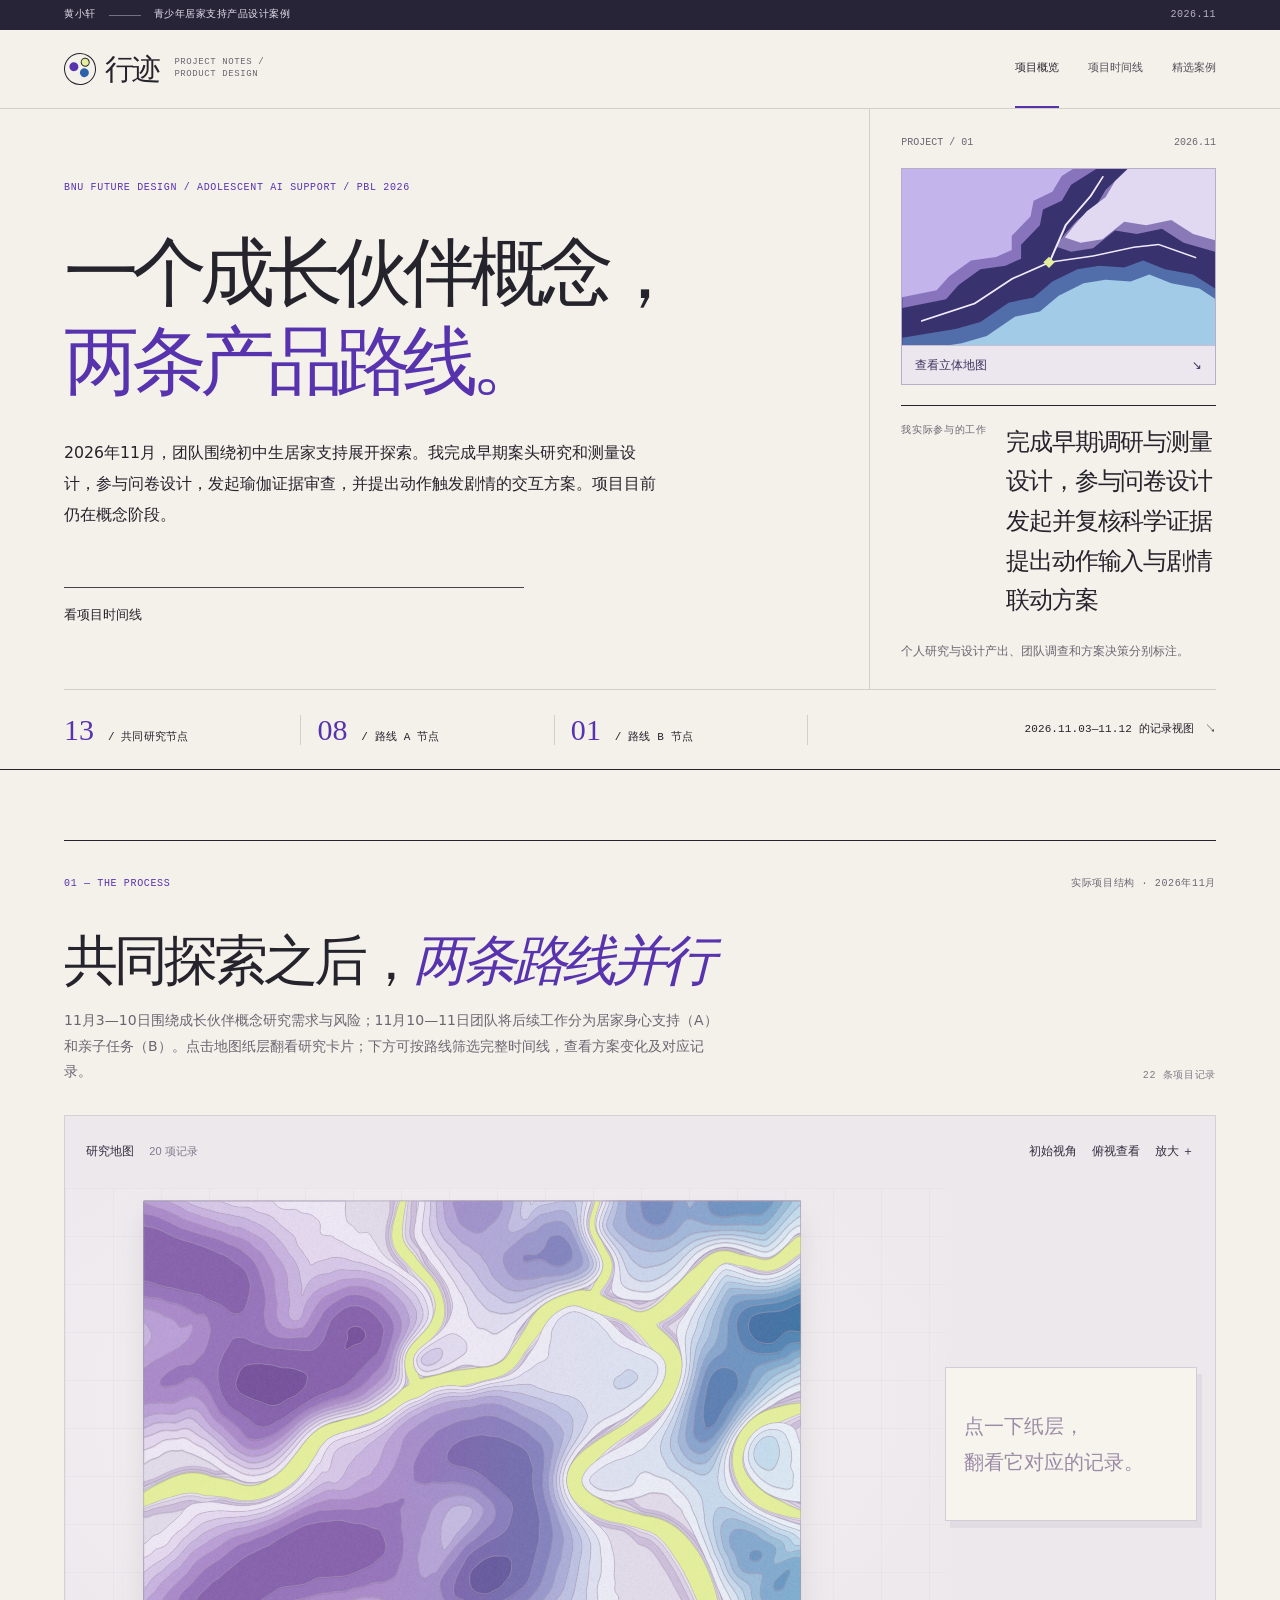
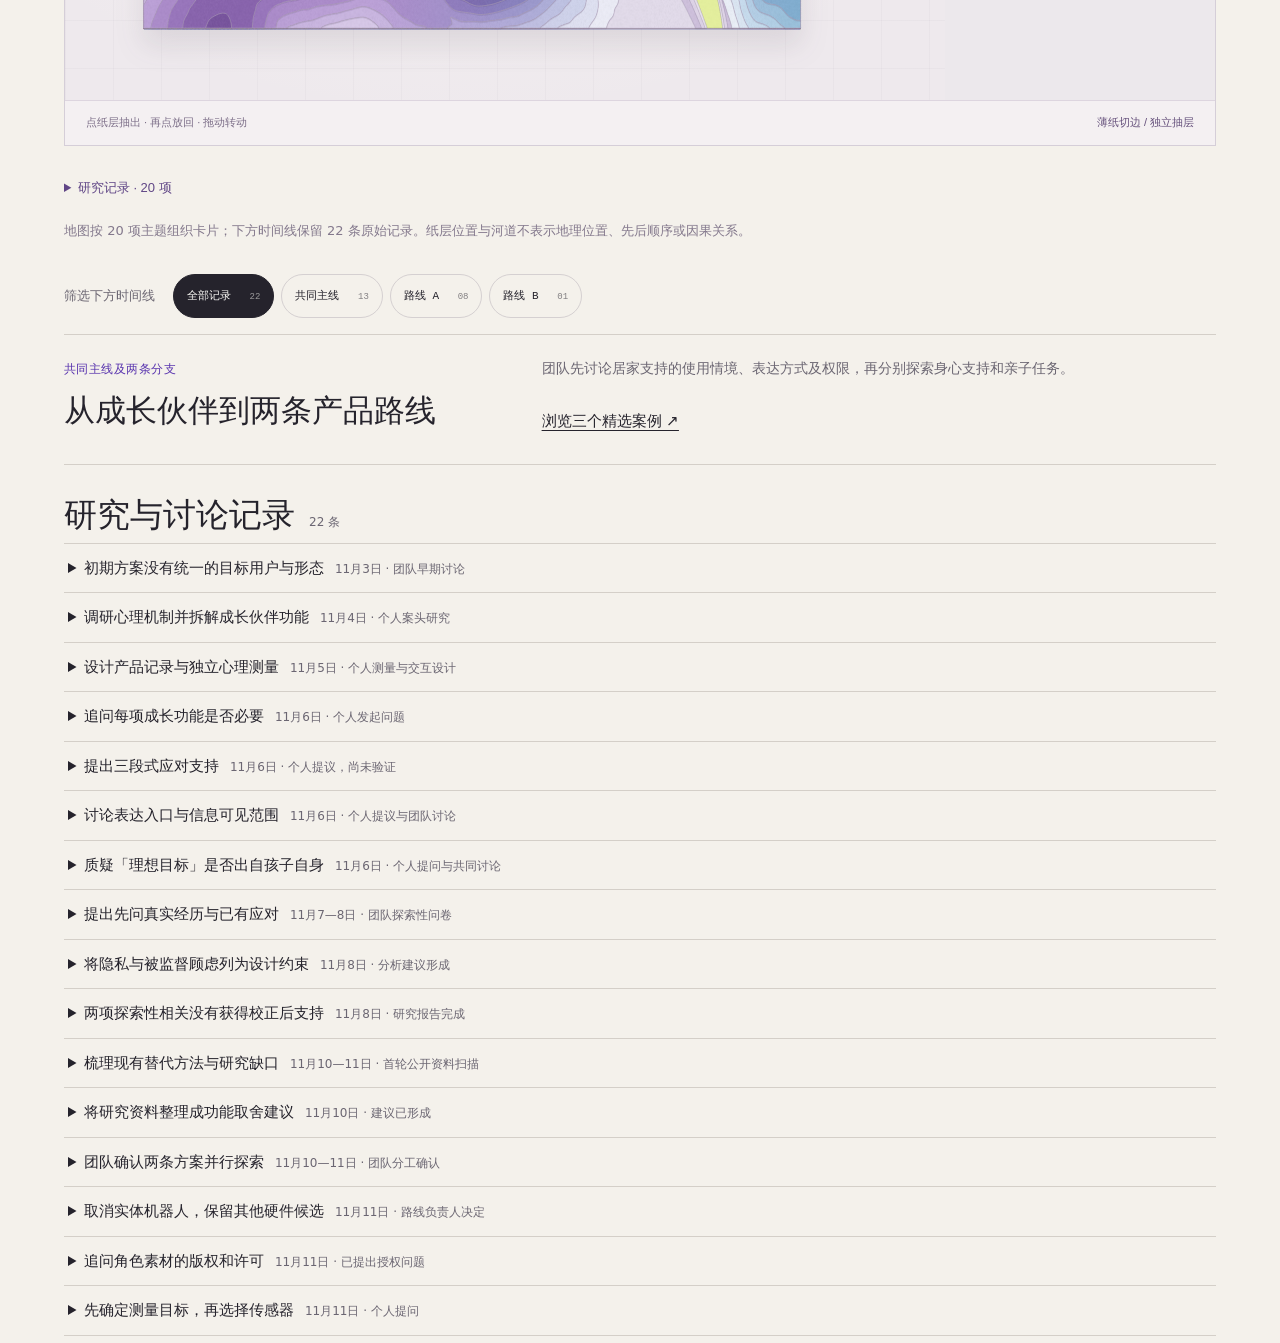
<file: index.html>
<!doctype html><html lang="zh-CN"><head><meta charset="utf-8"><meta http-equiv="refresh" content="0; url=atlas.html"><title>行迹 · 打开网站</title><link rel="icon" type="image/svg+xml" href="./favicon.svg">
</head><body><p><a href="atlas.html">进入行迹网站</a></p></body></html>
</file>
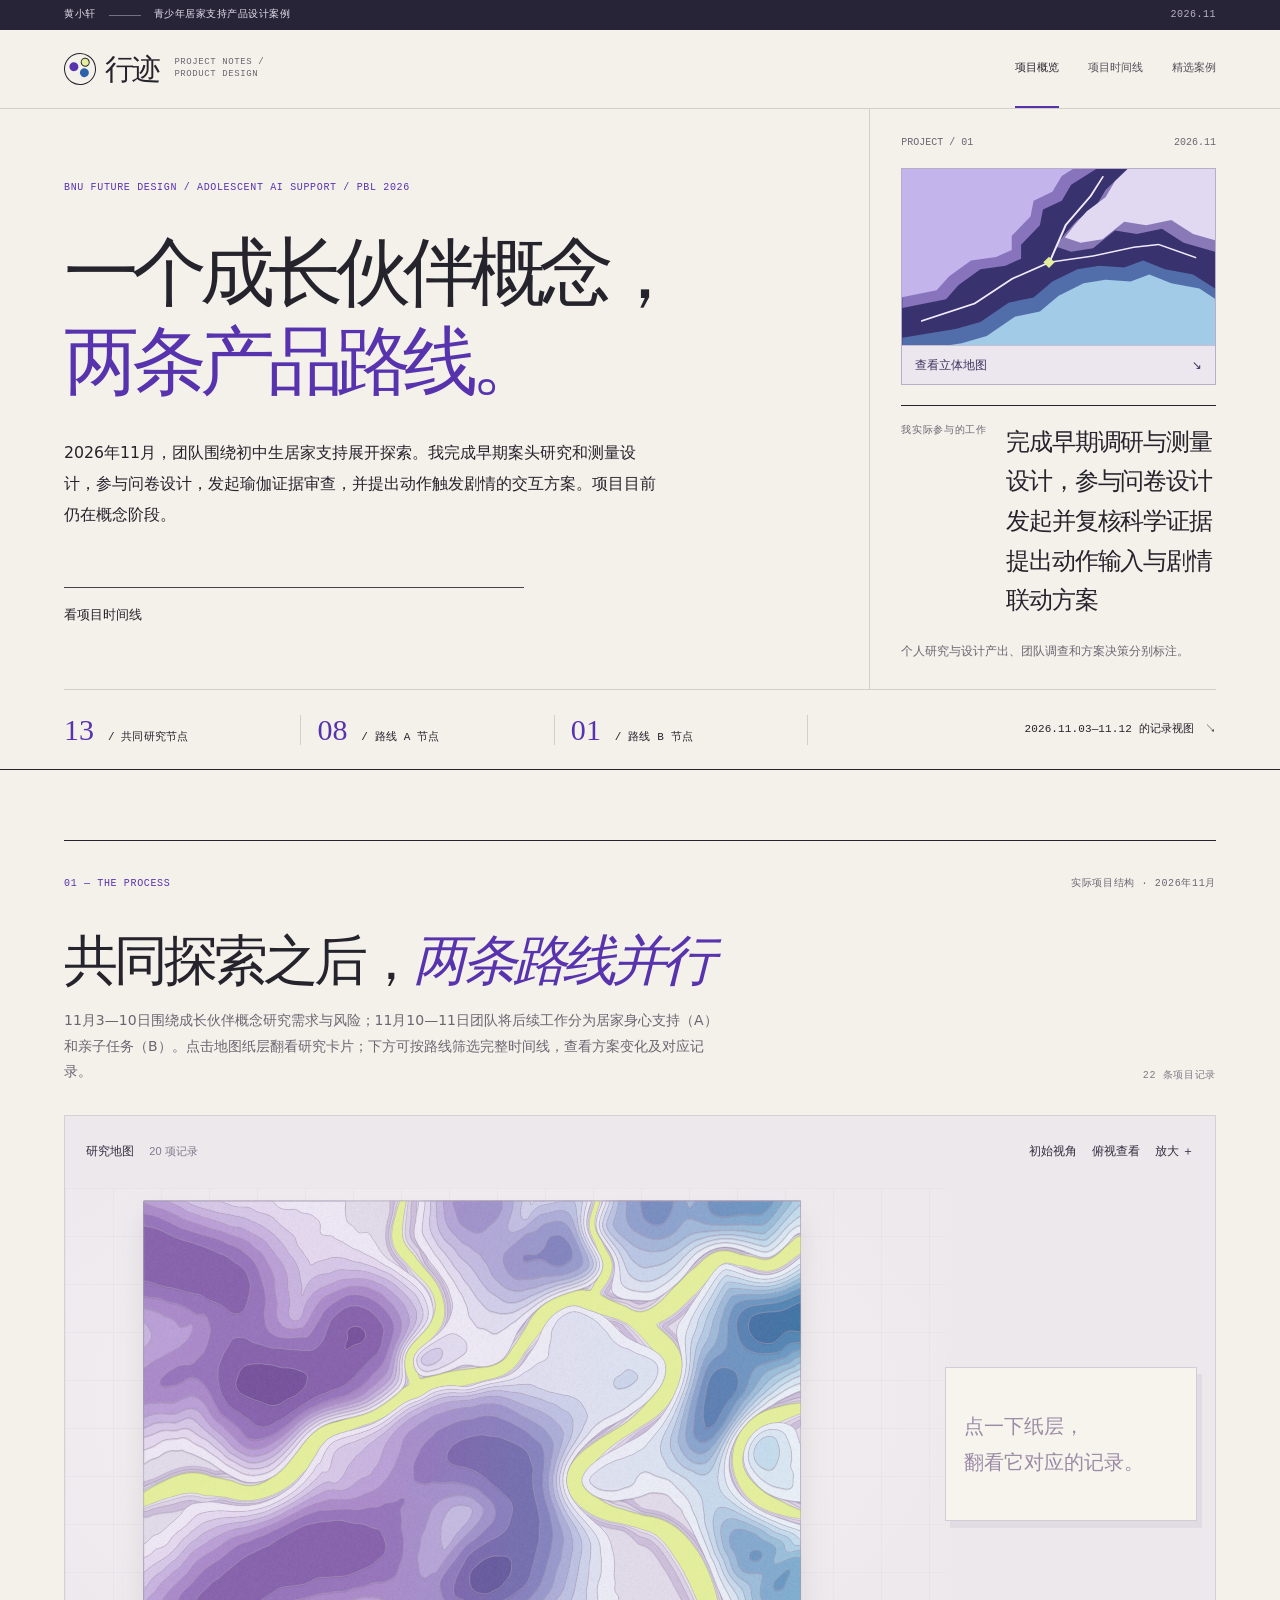
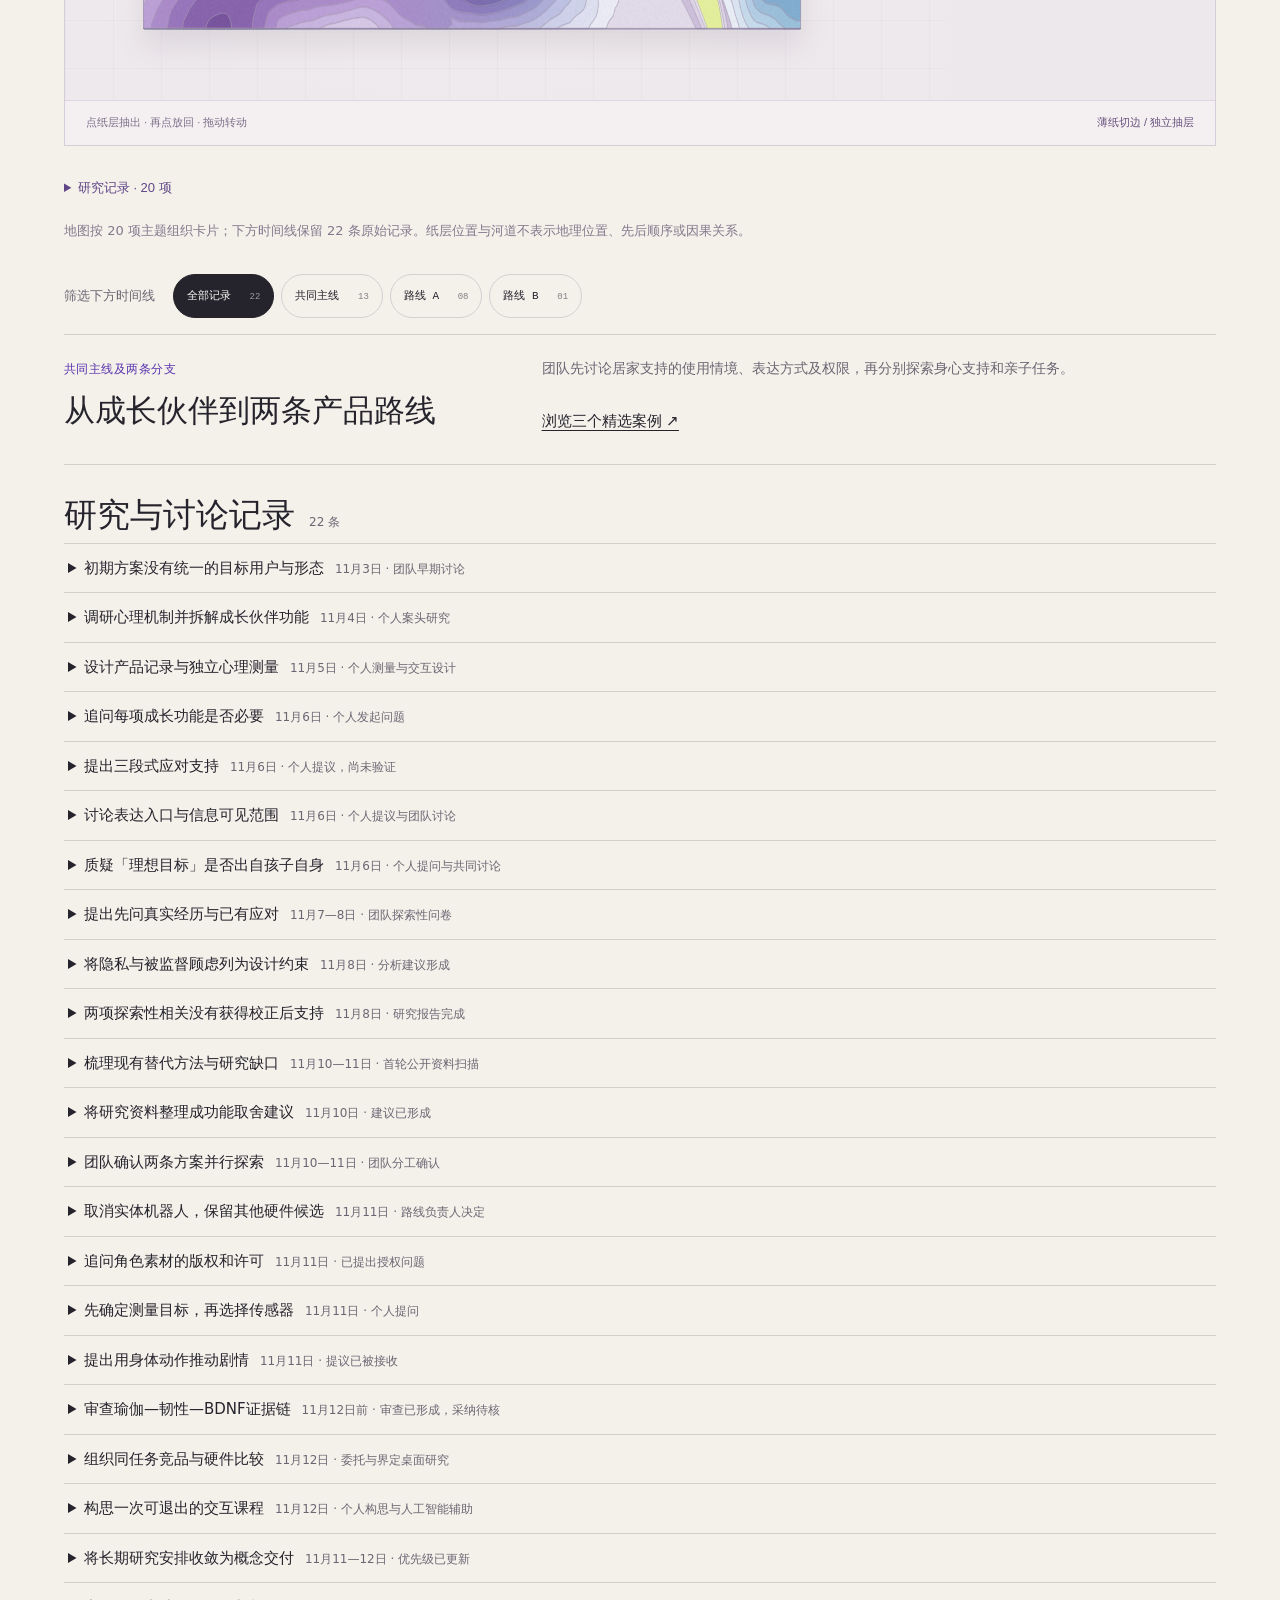
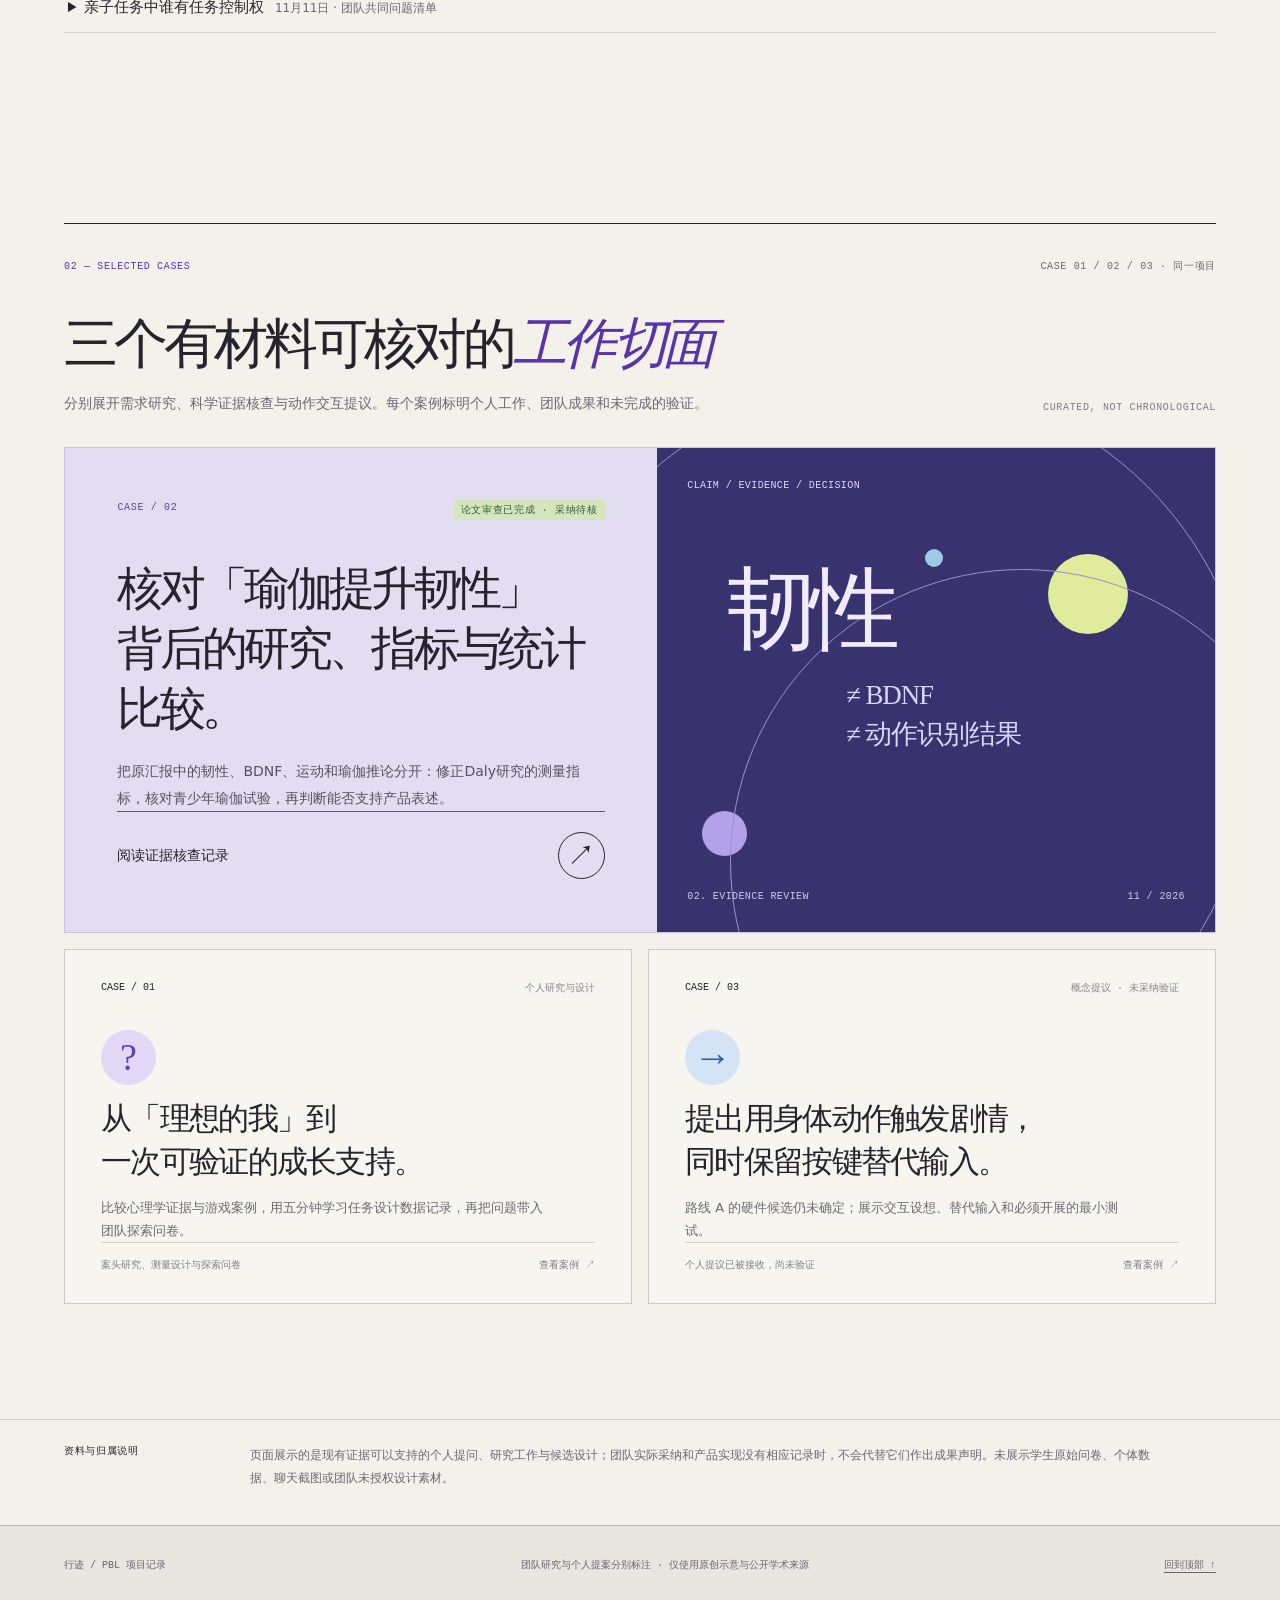
<file: atlas.html>
<!DOCTYPE html>

<html lang="zh-CN">
<head>
<meta charset="utf-8"/><meta content="width=device-width,initial-scale=1" name="viewport"/>
<meta content="#f4f1eb" name="theme-color"/>
<meta content="北京师范大学未来设计学院PBL项目：青少年AI支持产品从早期成长伙伴概念分为两条路线；记录真实研究、证据审查与交互提案。" name="description"/>
<title>行迹 · 青少年人工智能支持产品项目记录</title>
<link href="v3.css?v=terrain-valley" rel="stylesheet"/>
<link rel="stylesheet" href="paper.css?v=branching-paper"/>
<link rel="stylesheet" href="atlas-terrain.css?v=home-river-1"/>
<script defer src="terrain-preview-data.js"></script>
<script defer src="terrain-sheet-records.js?v=7"></script>
<script defer src="river-valley-data.js?v=7"></script>
<script defer src="river-tabs.js?v=7"></script>
<script defer src="routes.js?v=home-river-1"></script>
<link rel="icon" type="image/svg+xml" href="./favicon.svg">
<style>.hero-actions{display:flex;align-items:baseline;gap:12px 24px;flex-wrap:wrap}.hero-actions .inline-action{margin-bottom:0}.hero-timeline{font-size:.94rem;text-decoration:underline;text-underline-offset:.24em}</style>
</head>
<body data-page="home">
<a class="skip" href="#main">跳至正文</a>
<div class="announcement"><span>黄小轩</span><span class="announcement-rule"></span><span>青少年居家支持产品设计案例</span><span class="announcement-right">2026.11</span></div>
<header class="nav-shell" id="top"><a aria-label="行迹首页" class="brand" href="atlas.html"><span class="brand-icon"><i></i><i></i><i></i></span><span class="brand-cn">行迹</span><span class="brand-en">PROJECT NOTES / PRODUCT DESIGN</span></a>
<nav aria-label="主导航" class="top-nav"><a aria-current="page" class="nav-on" href="atlas.html">项目概览</a><a href="#routes">项目时间线</a><a href="#cases">精选案例</a></nav></header>
<main id="main">
<section aria-labelledby="main-title" class="hero frame">
<div class="hero-main"><p class="eyebrow">BNU FUTURE DESIGN / ADOLESCENT AI SUPPORT / PBL 2026</p>
<h1 id="main-title">一个成长伙伴概念，<br/><em>两条产品路线。</em></h1>
<p class="hero-desc">2026年11月，团队围绕初中生居家支持展开探索。我完成早期案头研究和测量设计，参与问卷设计，发起瑜伽证据审查，并提出动作触发剧情的交互方案。项目目前仍在概念阶段。</p>
<a class="inline-action" href="#routes">看项目时间线</a>
</div>
<aside class="hero-aside"><div class="aside-index"><span>PROJECT / 01</span><span>2026.11</span></div><a class="aside-portrait" href="#terrain"><span class="atlas-art" aria-hidden="true">
    <i class="atlas-art-land atlas-art-main"></i>
    <i class="atlas-art-land atlas-art-a"></i>
    <i class="atlas-art-land atlas-art-b"></i>
    <i class="atlas-art-trails"></i>
    <i class="atlas-art-point"></i>
  </span><span>查看立体地图 <span aria-hidden="true">↘</span></span></a><div class="aside-note"><span class="meta-label">我实际参与的工作</span><p>完成早期调研与测量设计，参与问卷设计<br/>发起并复核科学证据<br/>提出动作输入与剧情联动方案</p></div><div class="aside-caption">个人研究与设计产出、团队调查和方案决策分别标注。</div></aside>
<div class="hero-bottom"><span><b data-count-route="MAIN">13</b> / 共同研究节点</span><span><b data-count-route="A" data-pad-count>08</b> / 路线 A 节点</span><span><b data-count-route="B" data-pad-count>01</b> / 路线 B 节点</span><span class="hero-bottom-end">2026.11.03—11.12 的记录视图 <span aria-hidden="true">↘</span></span></div>
</section>
<section aria-labelledby="routes-title" class="map-section frame" id="routes">
<div class="section-topline"><span class="eyebrow">01 — THE PROCESS</span><span class="section-topline-flag">实际项目结构 · 2026年11月</span></div>
<div class="section-heading"><div><h2 id="routes-title">共同探索之后，<span class="italic-serif">两条路线并行</span></h2><p>11月3—10日围绕成长伙伴概念研究需求与风险；11月10—11日团队将后续工作分为居家身心支持（A）和亲子任务（B）。点击地图纸层翻看研究卡片；下方可按路线筛选完整时间线，查看方案变化及对应记录。</p></div><div class="tiny-coordinate"><span data-count-route="all">22</span> 条项目记录</div></div>
<section id="terrain" class="atlas-terrain" data-terrain-version="river-valley-v7" aria-label="纸艺研究地图"><section class="study"><div class="toolbar"><span>研究地图 <small>20 项记录</small></span><div><button id="home-view">初始视角</button><button id="view" aria-pressed="false">俯视查看</button><button id="zoom" aria-pressed="false">放大 ＋</button></div></div><div class="map-layout"><div class="viewport" tabindex="0" aria-label="拖动转动地图；方向键调整视角"><div class="board-wrap"><svg id="paper-map" viewBox="-120 -20 1340 780" role="group" aria-label="完整纸艺地形，每张地形纸层均可独立抽取"></svg></div></div><aside id="paper-card" aria-label="当前纸层对应卡片"><p id="card-empty">点一下纸层，<br>翻看它对应的记录。</p><div id="card-content" aria-live="polite"></div></aside><svg id="card-connector" aria-hidden="true"><path/></svg></div><div class="caption"><span>点纸层抽出 · 再点放回 · 拖动转动</span><span id="hover-label">薄纸切边 / 独立抽层</span></div></section>
<nav id="opened-papers" aria-label="已抽出的纸层"></nav><details><summary>研究记录 · 20 项</summary><nav class="tab-index" aria-label="研究记录"></nav></details><div id="records" hidden></div><div class="sr-only" id="announce" aria-live="polite"></div><p class="atlas-terrain-note">地图按 20 项主题组织卡片；下方时间线保留 22 条原始记录。纸层位置与河道不表示地理位置、先后顺序或因果关系。</p></section>
<div class="atlas-record-filters"><span>筛选下方时间线</span><div class="route-filters" role="group" aria-label="选择项目路线">
    <button type="button" data-route="all" aria-pressed="true">全部记录 <span data-count-route="all">22</span></button>
    <button type="button" data-route="MAIN" aria-pressed="false">共同主线 <span data-count-route="MAIN">13</span></button>
    <button type="button" data-route="A" aria-pressed="false">路线 A <span data-count-route="A" data-pad-count>08</span></button>
    <button type="button" data-route="B" aria-pressed="false">路线 B <span data-count-route="B" data-pad-count>01</span></button>
  </div></div>
<section class="atlas-route-context" aria-labelledby="route-title">
<div><span class="inspector-route" id="route-kicker">共同主线及两条分支</span><h3 id="route-title">从成长伙伴到两条产品路线</h3></div>
<div><p id="route-summary">团队先讨论居家支持的使用情境、表达方式及权限，再分别探索身心支持和亲子任务。</p><div class="route-links" id="route-links"><a href="#cases">浏览三个精选案例</a></div></div>
</section>
<section class="project-records" aria-labelledby="project-records-title" id="project-records">
  <div class="records-heading">
    <h3 id="project-records-title">研究与讨论记录</h3><p id="record-count" aria-live="polite">22 条</p>
  </div>
  <ol class="record-list" id="record-list"></ol>
  <noscript><p>启用浏览器脚本后可以筛选研究记录。<a href="#cases">查看精选案例</a></p></noscript>
</section>
</section>

<section aria-labelledby="cases-title" class="cases-section frame" id="cases"><div class="section-topline"><span class="eyebrow">02 — SELECTED CASES</span><span class="section-topline-flag">CASE 01 / 02 / 03 · 同一项目</span></div>
<div class="section-heading"><div><h2 id="cases-title">三个有材料可核对的<span class="italic-serif">工作切面</span></h2><p>分别展开需求研究、科学证据核查与动作交互提议。每个案例标明个人工作、团队成果和未完成的验证。</p></div><span class="tiny-coordinate">CURATED, NOT CHRONOLOGICAL</span></div>
<div class="cases-grid">
<article class="case-featured"><div class="featured-left"><span class="case-no">CASE / 02 <span>论文审查已完成 · 采纳待核</span></span><h3>核对「瑜伽提升韧性」<br/>背后的研究、指标与统计比较。</h3><p>把原汇报中的韧性、BDNF、运动和瑜伽推论分开：修正Daly研究的测量指标，核对青少年瑜伽试验，再判断能否支持产品表述。</p><a class="feature-link" href="case-evidence.html"><span>阅读证据核查记录</span><span class="arrow-round">↗</span></a></div><div aria-hidden="true" class="featured-right"><div class="featured-meta">CLAIM / EVIDENCE / DECISION</div><div class="sample-claim">韧性<span>≠ BDNF<br/>≠ 动作识别结果</span></div><div class="featured-circles"><i></i><i></i><i></i></div><div class="featured-footer">02. EVIDENCE REVIEW <span>11 / 2026</span></div></div></article>
<a aria-label="阅读案例一：需求研究" class="case-upcoming" href="case-needs.html"><div class="case-upcoming-top"><span>CASE / 01</span><span class="tag-progress">个人研究与设计</span></div><div class="small-symbol purple"><span>?</span></div><h3>从「理想的我」到<br/>一次可验证的成长支持。</h3><p>比较心理学证据与游戏案例，用五分钟学习任务设计数据记录，再把问题带入团队探索问卷。</p><div class="upcoming-bottom">案头研究、测量设计与探索问卷 <span>查看案例 ↗</span></div></a>
<a aria-label="阅读案例三：动作交互" class="case-upcoming" href="case-interaction.html"><div class="case-upcoming-top"><span>CASE / 03</span><span class="tag-progress">概念提议 · 未采纳验证</span></div><div class="small-symbol blue"><span>→</span></div><h3>提出用身体动作触发剧情，<br/>同时保留按键替代输入。</h3><p>路线 A 的硬件候选仍未确定；展示交互设想、替代输入和必须开展的最小测试。</p><div class="upcoming-bottom">个人提议已被接收，尚未验证 <span>查看案例 ↗</span></div></a>
</div></section>
<aside class="site-scope frame"><span class="eyebrow">资料与归属说明</span><p>页面展示的是现有证据可以支持的个人提问、研究工作与候选设计；团队实际采纳和产品实现没有相应记录时，不会代替它们作出成果声明。未展示学生原始问卷、个体数据、聊天截图或团队未授权设计素材。</p></aside>
</main><footer class="site-footer"><span>行迹 / PBL 项目记录</span><span>团队研究与个人提案分别标注 · 仅使用原创示意与公开学术来源</span><a href="#top">回到顶部 ↑</a></footer>
</body></html>
</file>
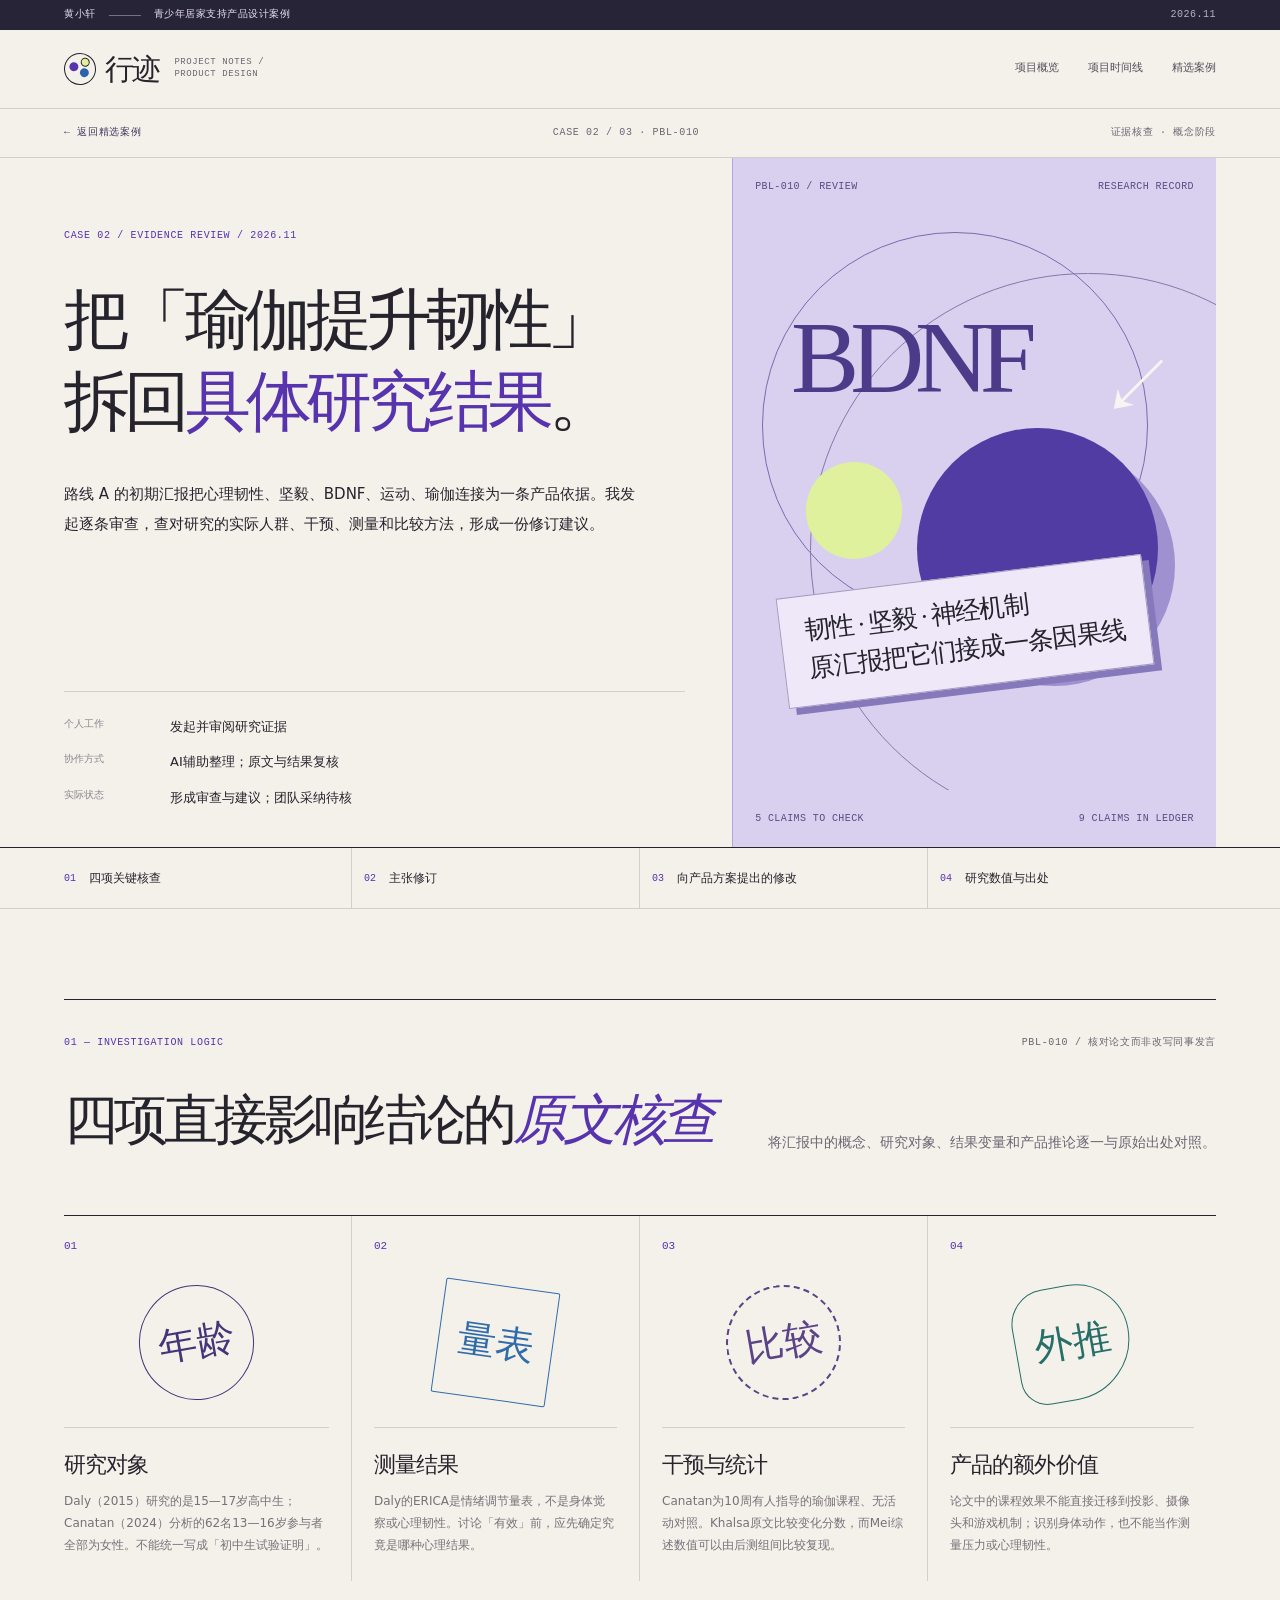
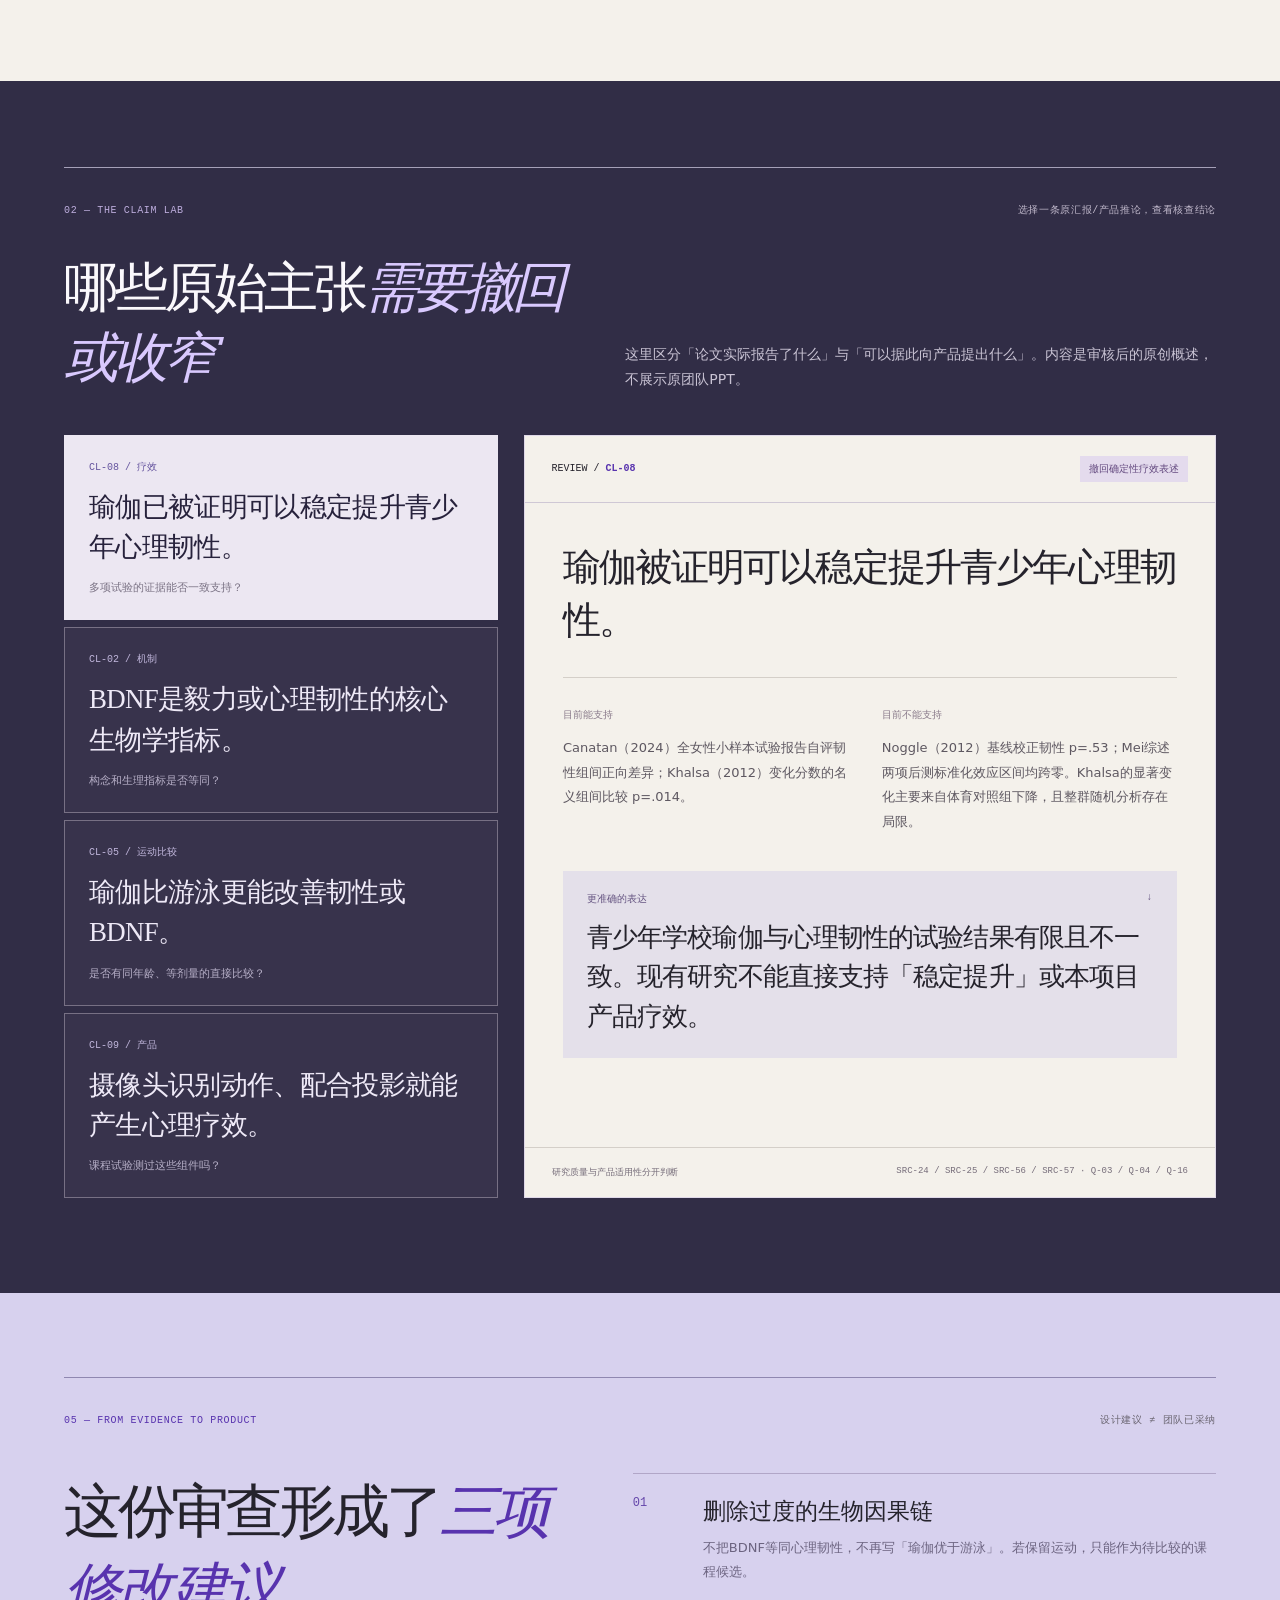
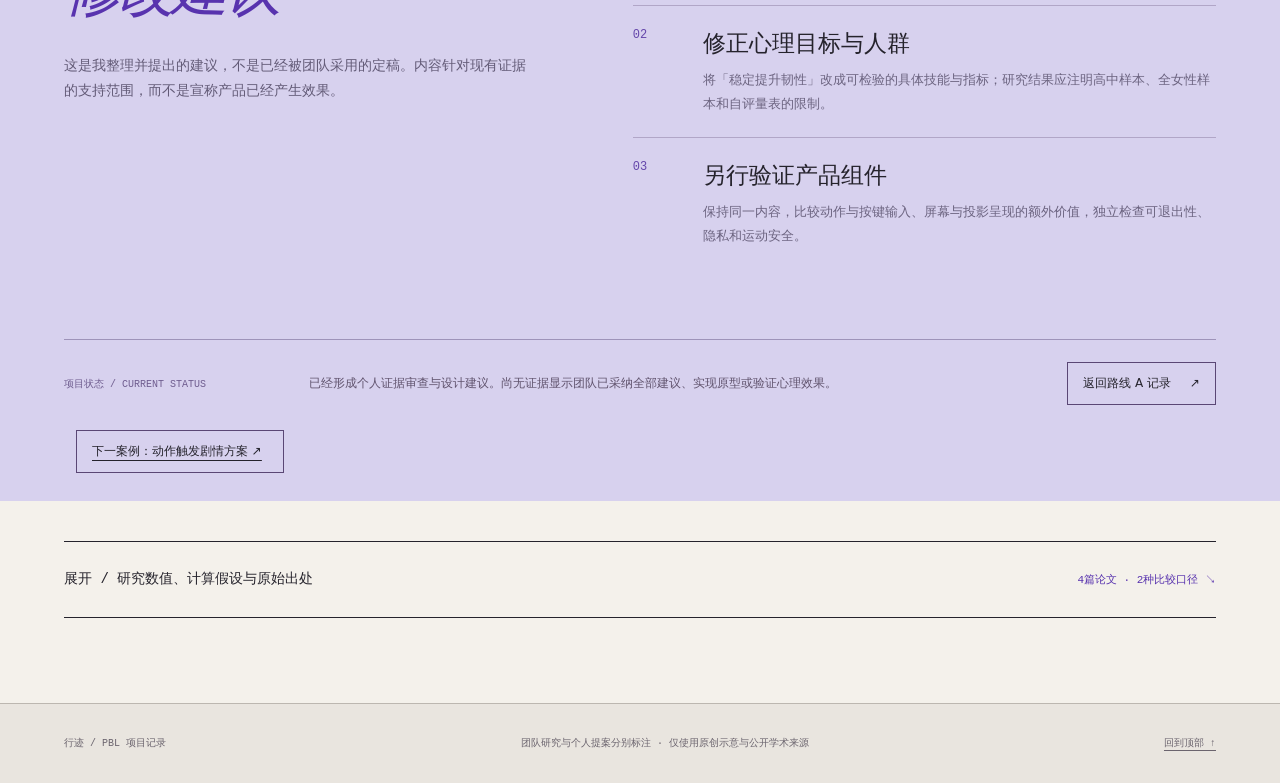
<file: case-evidence.html>
<!DOCTYPE html>

<html lang="zh-CN"><head><meta charset="utf-8"/><meta content="width=device-width,initial-scale=1" name="viewport"/><meta content="#f4f1eb" name="theme-color"/><meta content="行迹｜证据核查案例：从一条科学论断到可以被验证的产品判断。" name="description"/><title>行迹案例 02 瑜伽证据链核查</title><link href="v3.css" rel="stylesheet"/><script defer="" src="v3.js"></script><link rel="icon" type="image/svg+xml" href="./favicon.svg">
</head>
<body data-page="evidence"><a class="skip" href="#main">跳至正文</a>
<div class="announcement"><span>黄小轩</span><span class="announcement-rule"></span><span>青少年居家支持产品设计案例</span><span class="announcement-right">2026.11</span></div>
<header class="nav-shell" id="top"><a class="brand" href="atlas.html"><span class="brand-icon"><i></i><i></i><i></i></span><span class="brand-cn">行迹</span><span class="brand-en">PROJECT NOTES / PRODUCT DESIGN</span></a><nav aria-label="主导航" class="top-nav"><a href="atlas.html">项目概览</a><a href="atlas.html#routes">项目时间线</a><a href="atlas.html#cases">精选案例</a></nav></header>
<main class="case-page" id="main"><div class="case-top frame"><a class="back-link" href="atlas.html#cases">← 返回精选案例</a><span>CASE 02 / 03 · PBL-010</span><span>证据核查 · 概念阶段</span></div>
<section class="case-hero frame"><div class="case-hero-content"><p class="eyebrow">CASE 02 / EVIDENCE REVIEW / 2026.11</p><h1>把「瑜伽提升韧性」<br/>拆回<span class="italic-serif"><em>具体研究结果</em></span>。</h1><p class="case-hero-lead">路线 A 的初期汇报把心理韧性、坚毅、BDNF、运动、瑜伽连接为一条产品依据。我发起逐条审查，查对研究的实际人群、干预、测量和比较方法，形成一份修订建议。</p><div class="hero-roles"><div><span>个人工作</span><strong>发起并审阅研究证据</strong></div><div><span>协作方式</span><strong>AI辅助整理；原文与结果复核</strong></div><div><span>实际状态</span><strong>形成审查与建议；团队采纳待核</strong></div></div></div><div aria-hidden="true" class="case-art"><div class="case-art-top">PBL-010 / REVIEW <span>RESEARCH RECORD</span></div><div class="case-art-frame"><span class="art-headline">BDNF</span><div class="art-circles"><span class="big-circle"></span><span class="small-circle"></span></div><div class="art-tilted">韧性 · 坚毅 · 神经机制<br/>原汇报把它们接成一条因果线</div><span class="art-arrow">↙</span></div><div class="case-art-bottom">5 CLAIMS TO CHECK <span>9 CLAIMS IN LEDGER</span></div></div></section>
<div class="case-fast-nav frame"><a href="#reasoning"><span>01</span> 四项关键核查</a><a href="#claim-lab"><span>02</span> 主张修订</a><a href="#decision"><span>03</span> 向产品方案提出的修改</a><a href="#effect"><span>04</span> 研究数值与出处</a></div>
<section aria-labelledby="reasoning-title" class="reasoning frame" id="reasoning"><div class="section-topline"><span class="eyebrow">01 — INVESTIGATION LOGIC</span><span class="section-topline-flag">PBL-010 / 核对论文而非改写同事发言</span></div><div class="section-heading"><h2 id="reasoning-title">四项直接影响结论的<span class="italic-serif">原文核查</span></h2><p>将汇报中的概念、研究对象、结果变量和产品推论逐一与原始出处对照。</p></div><div class="reason-steps">
<div class="reason-step"><span class="step-index">01</span><div class="step-visual"><span>年龄</span></div><h3>研究对象</h3><p>Daly（2015）研究的是15—17岁高中生；Canatan（2024）分析的62名13—16岁参与者全部为女性。不能统一写成「初中生试验证明」。</p></div>
<div class="reason-step"><span class="step-index">02</span><div class="step-visual"><span>量表</span></div><h3>测量结果</h3><p>Daly的ERICA是情绪调节量表，不是身体觉察或心理韧性。讨论「有效」前，应先确定究竟是哪种心理结果。</p></div>
<div class="reason-step"><span class="step-index">03</span><div class="step-visual"><span>比较</span></div><h3>干预与统计</h3><p>Canatan为10周有人指导的瑜伽课程、无活动对照。Khalsa原文比较变化分数，而Mei综述数值可以由后测组间比较复现。</p></div>
<div class="reason-step"><span class="step-index">04</span><div class="step-visual"><span>外推</span></div><h3>产品的额外价值</h3><p>论文中的课程效果不能直接迁移到投影、摄像头和游戏机制；识别身体动作，也不能当作测量压力或心理韧性。</p></div>
</div></section>
<section aria-labelledby="claim-title" class="claim-lab" id="claim-lab"><div class="frame"><div class="section-topline"><span class="eyebrow">02 — THE CLAIM LAB</span><span class="section-topline-flag">选择一条原汇报/产品推论，查看核查结论</span></div><div class="section-heading"><h2 id="claim-title">哪些原始主张<span class="italic-serif">需要撤回或收窄</span></h2><p>这里区分「论文实际报告了什么」与「可以据此向产品提出什么」。内容是审核后的原创概述，不展示原团队PPT。</p></div>
<div class="claim-layout"><div aria-label="选择待核查的主张" class="claim-menu" role="group"><button aria-pressed="true" class="claim-option" data-claim="resilience" type="button"><span class="claim-num">CL-08 / 疗效</span><strong>瑜伽已被证明可以稳定提升青少年心理韧性。</strong><small>多项试验的证据能否一致支持？</small></button>
<button aria-pressed="false" class="claim-option" data-claim="bdnf" type="button"><span class="claim-num">CL-02 / 机制</span><strong>BDNF是毅力或心理韧性的核心生物学指标。</strong><small>构念和生理指标是否等同？</small></button>
<button aria-pressed="false" class="claim-option" data-claim="swimming" type="button"><span class="claim-num">CL-05 / 运动比较</span><strong>瑜伽比游泳更能改善韧性或BDNF。</strong><small>是否有同年龄、等剂量的直接比较？</small></button>
<button aria-pressed="false" class="claim-option" data-claim="device" type="button"><span class="claim-num">CL-09 / 产品</span><strong>摄像头识别动作、配合投影就能产生心理疗效。</strong><small>课程试验测过这些组件吗？</small></button></div>
<div aria-live="polite" class="claim-view"><div class="claim-view-top"><span>REVIEW / <b id="claim-code">CL-08</b></span><span class="verdict-chip" id="claim-status">证据不足以支持确定性主张</span></div><div class="claim-view-content"><div class="claim-quote" id="claim-quote">“稳定提升”是一个需要更严格证据支持的表述。</div><div class="claim-evidence-pair"><div><span class="cell-label">目前能支持</span><p id="claim-support">个别青少年瑜伽研究报告自评韧性或应对指标的正向结果。</p></div><div><span class="cell-label">目前不能支持</span><p id="claim-limit">研究样本与比较条件不同，结果并不一致；不能保证短时居家产品产生同样效果。</p></div></div><div class="claim-translation"><span>更准确的表达 <b>↓</b></span><p id="claim-rewrite">“目前青少年瑜伽对心理韧性的研究证据有限且不一致，值得进一步验证，而不是直接作产品疗效承诺。”</p></div></div><div class="claim-view-foot"><span>研究质量与产品适用性分开判断</span><span id="claim-source">参照：Canatan / Khalsa / Noggle / Mei</span></div></div></div></div></section><section aria-labelledby="decision-title" class="decision-section" id="decision"><div class="frame"><div class="section-topline"><span class="eyebrow">05 — FROM EVIDENCE TO PRODUCT</span><span class="section-topline-flag">设计建议 ≠ 团队已采纳</span></div><div class="decision-grid"><div><h2 id="decision-title">这份审查形成了<span class="italic-serif">三项修改建议</span></h2><p>这是我整理并提出的建议，不是已经被团队采用的定稿。内容针对现有证据的支持范围，而不是宣称产品已经产生效果。</p></div><div class="decision-list"><div><span class="decision-index">01</span><div><h3>删除过度的生物因果链</h3><p>不把BDNF等同心理韧性，不再写「瑜伽优于游泳」。若保留运动，只能作为待比较的课程候选。</p></div></div><div><span class="decision-index">02</span><div><h3>修正心理目标与人群</h3><p>将「稳定提升韧性」改成可检验的具体技能与指标；研究结果应注明高中样本、全女性样本和自评量表的限制。</p></div></div><div><span class="decision-index">03</span><div><h3>另行验证产品组件</h3><p>保持同一内容，比较动作与按键输入、屏幕与投影呈现的额外价值，独立检查可退出性、隐私和运动安全。</p></div></div></div></div><div class="decision-status"><span>项目状态 / CURRENT STATUS</span><p>已经形成个人证据审查与设计建议。尚无证据显示团队已采纳全部建议、实现原型或验证心理效果。</p><a href="atlas.html?route=A#project-records">返回路线 A 记录 <span>↗</span></a><a class="next-case-link" href="case-interaction.html">下一案例：动作触发剧情方案 ↗</a></div></div></section><section aria-label="研究统计及出处" class="evidence-appendix frame"><details class="appendix-toggle"><summary><span>展开 / 研究数值、计算假设与原始出处</span><span>4篇论文 · 2种比较口径 ↘</span></summary><div class="appendix-content"><section aria-labelledby="effect-title" class="effect-section frame" id="effect"><div class="section-topline"><span class="eyebrow">03 — DATA, NOT DECORATION</span><span class="section-topline-flag">学术核查附录 / 不承担主叙事</span></div><div class="section-heading"><h2 id="effect-title">原始试验与综述采用<span class="italic-serif">不同统计比较</span></h2><p>Mei表5的两项标准化后测差异可以复现；Khalsa的原始显著性来自前后变化差，Noggle报告了基线校正结果。这里保留数值以便追溯，不把它们直接合并为产品效果。</p></div><div class="effect-board"><div class="effect-rail"><div class="effect-rail-head"><span>分析视角 / SELECT VIEW</span><span>FIG. 02</span></div><div aria-label="选择统计比较视角" class="mode-tabs" role="group"><button aria-pressed="true" data-mode="post" type="button">综述后测比较 <span>01</span></button><button aria-pressed="false" data-mode="change" type="button">原始试验分析 <span>02</span></button></div><div class="effect-note" id="effect-note">以瑜伽组减普通体育课组的后测均值差，除以合并后测标准差；95%置信区间使用把学生视为独立观测的近似公式，未计班级聚类。</div><div class="effect-rule"><b>阅读提醒</b><p>置信区间跨过零，表示这项估计在相应统计假设下未达到常用显著性标准；不代表已证明干预没有效果。</p></div></div>
<div class="effect-plot"><div class="plot-top"><span>STANDARDIZED DIFFERENCE (d)</span><span id="plot-caption">后测组间标准化均值差 · 近似95%CI</span></div><svg aria-label="Khalsa与Noggle的研究效应估计及置信区间" id="effect-chart" role="img" viewbox="0 0 620 312"></svg><div aria-live="polite" class="mobile-stats" id="mobile-stats"></div><div class="plot-footer"><span>向左：对照组分数较高</span><span>向右：瑜伽组分数较高</span></div><div class="plot-warning"><span>!</span><p>这两项研究都以班级随机、以学生分析，未见充分的班级聚类校正。现有汇总数据不能还原正确考虑整群结构后的区间。</p></div></div></div>
<div class="evidence-mini"><div class="evidence-mini-label">HOW TO READ THIS</div><p><strong>Khalsa：</strong>原论文的变化分数组间比较名义 <i>p</i> = .014；瑜伽组自身前后增加未达显著，差异主要来自对照组下降。<strong>Noggle：</strong>韧性次要指标的基线校正比较 <i>p</i> = .53。两种检验都不能直接等同综述表5的后测标准化差异。</p></div></section><section aria-labelledby="reference-title" class="references frame"><div class="section-topline"><span class="eyebrow">04 — SOURCE LEDGER</span><span class="section-topline-flag">公共学术来源 / 原创摘要</span></div><div class="section-heading"><h2 id="reference-title">四篇直接影响<span class="italic-serif">结论的研究</span></h2><p>原始论文与系统综述分开计算。以下链接论文书目与摘要，未复用论文原始表格。</p></div><div class="source-list"><a href="https://doi.org/10.1097/HNP.0000000000000654" rel="noopener noreferrer" target="_blank"><span>01</span><div><strong>Canatan &amp; Öksüz (2024)</strong><small>13–16岁女性样本，65人随机，62人纳入分析。与无干预对照相比，10周瑜伽课程组的自评韧性评分较高。3名退出者均来自瑜伽组，登记时间与论文报告的实施时间存在差异。</small></div><b>DOI ↗</b></a><a href="https://pubmed.ncbi.nlm.nih.gov/21647811/" rel="noopener noreferrer" target="_blank"><span>02</span><div><strong>Khalsa et al. (2012)</strong><small>班级随机学校瑜伽试验；变化分数名义显著，分析单位和缺失数据影响解释。</small></div><b>书目 ↗</b></a><a href="https://pubmed.ncbi.nlm.nih.gov/22343481/" rel="noopener noreferrer" target="_blank"><span>03</span><div><strong>Noggle et al. (2012)</strong><small>Kripalu（克里帕鲁）学校瑜伽试验；韧性基线校正未见显著差异，小样本且仅三个班。</small></div><b>书目 ↗</b></a><a href="https://doi.org/10.1016/j.genhosppsych.2024.08.014" rel="noopener noreferrer" target="_blank"><span>04</span><div><strong>Mei et al. (2024)</strong><small>综述表5的两项估计可用后测数据复现，近似区间均跨零。复算未计班级聚类，综述作者的具体计算流程和聚类处理尚待确认。</small></div><b>DOI ↗</b></a></div></section></div></details></section>
</main><footer class="site-footer"><span>行迹 / PBL 项目记录</span><span>团队研究与个人提案分别标注 · 仅使用原创示意与公开学术来源</span><a href="#top">回到顶部 ↑</a></footer></body></html>
</file>
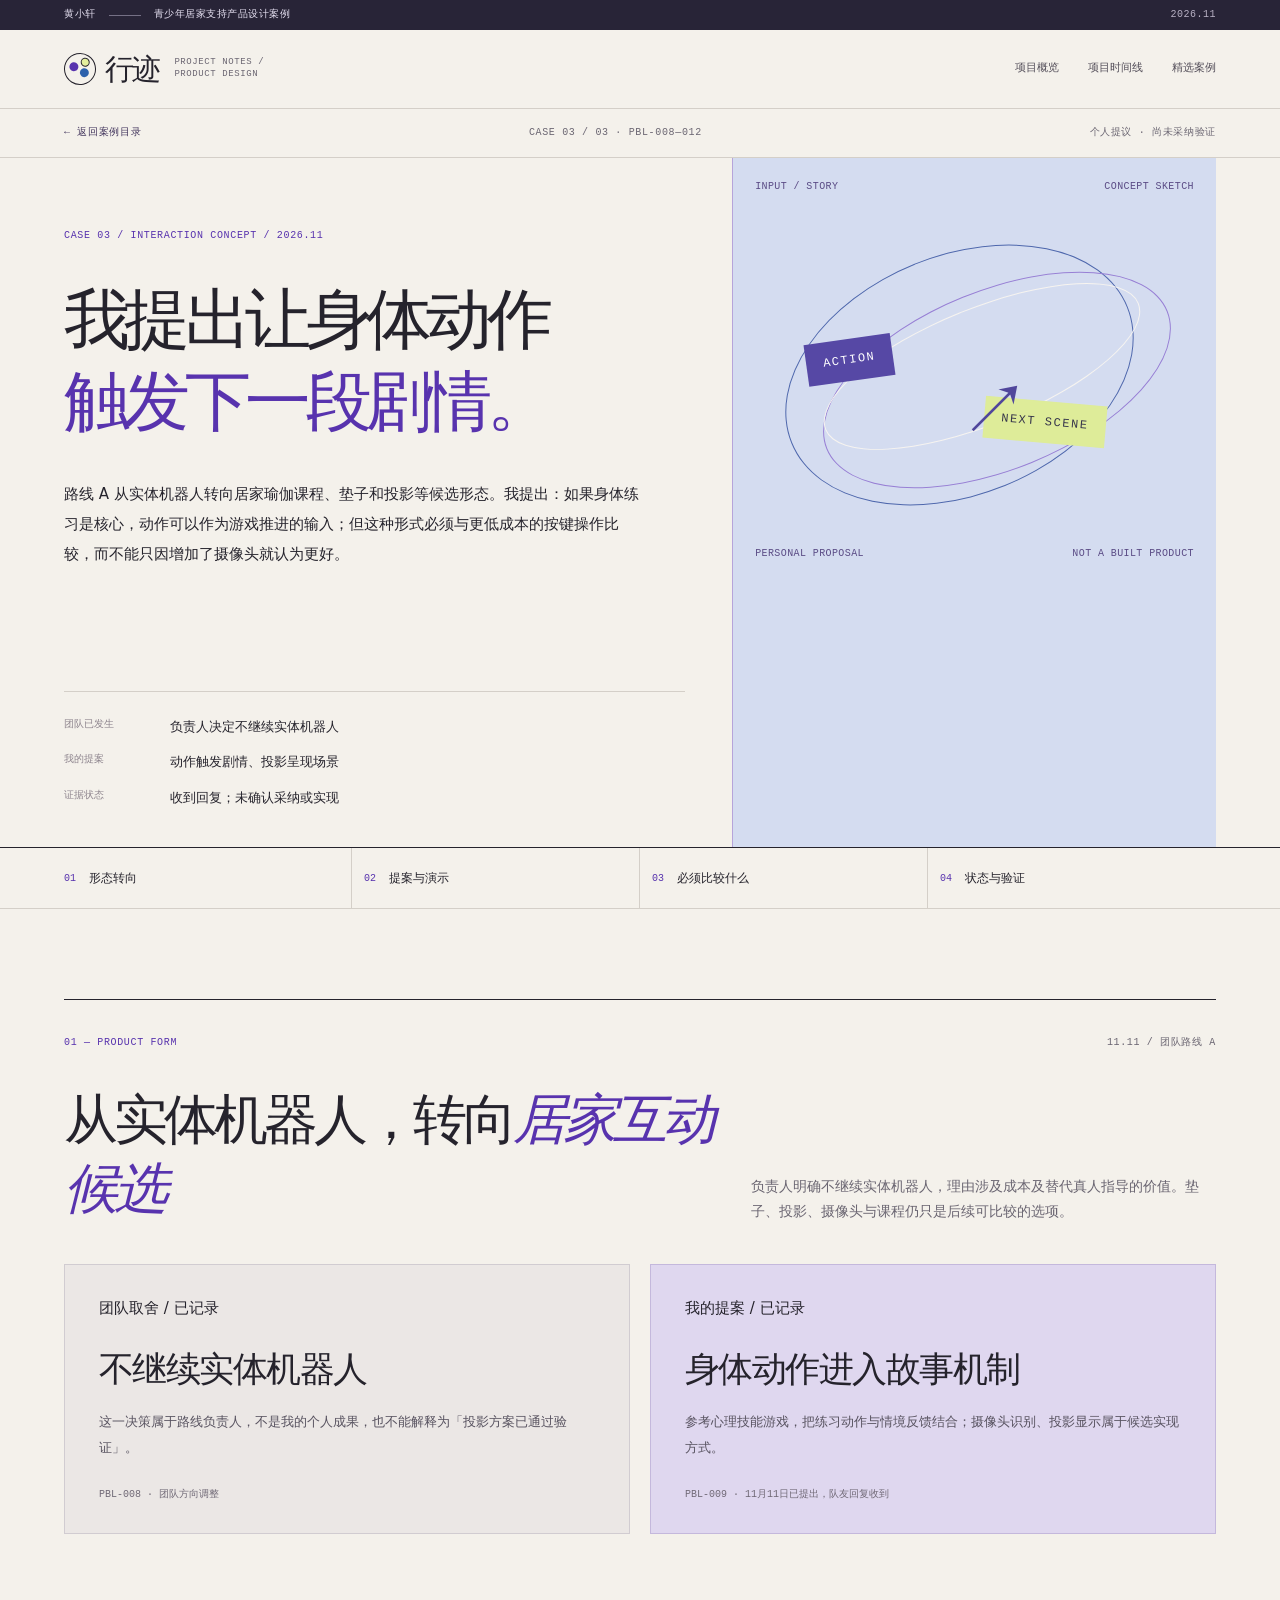
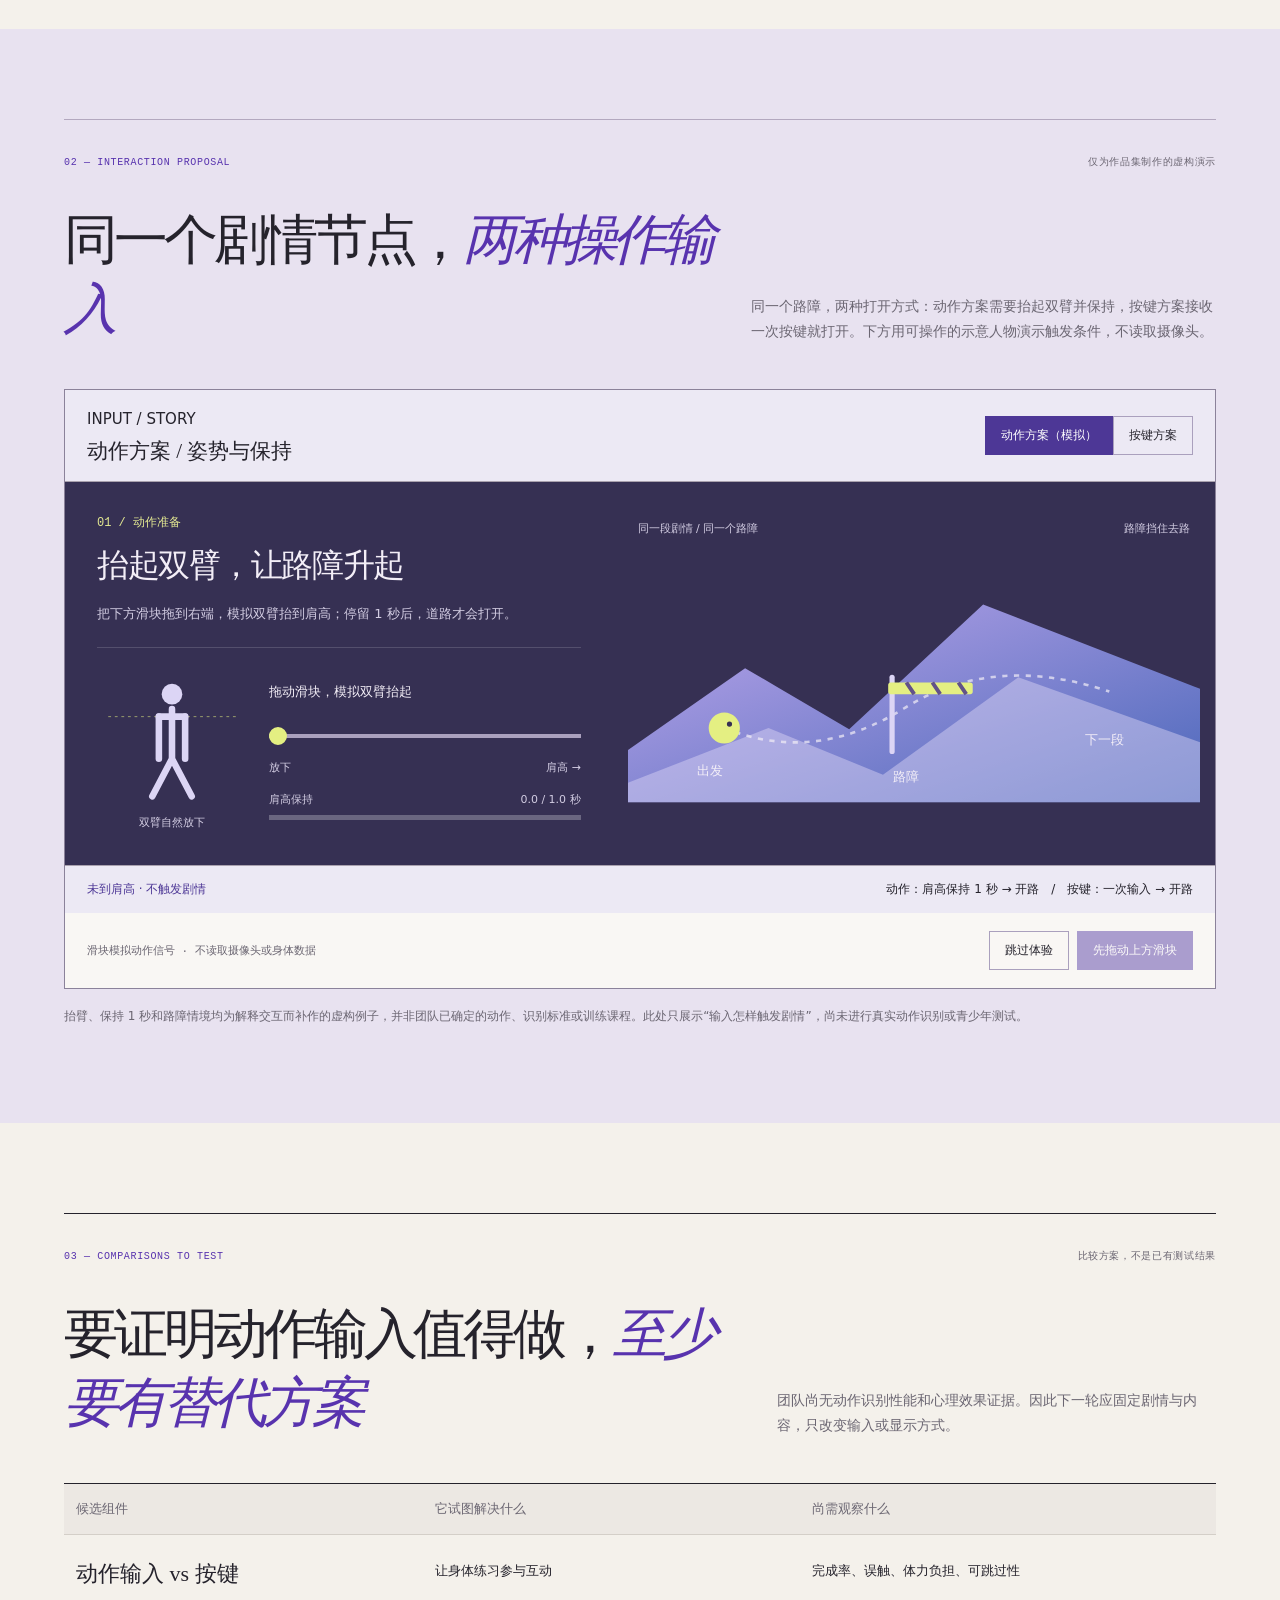
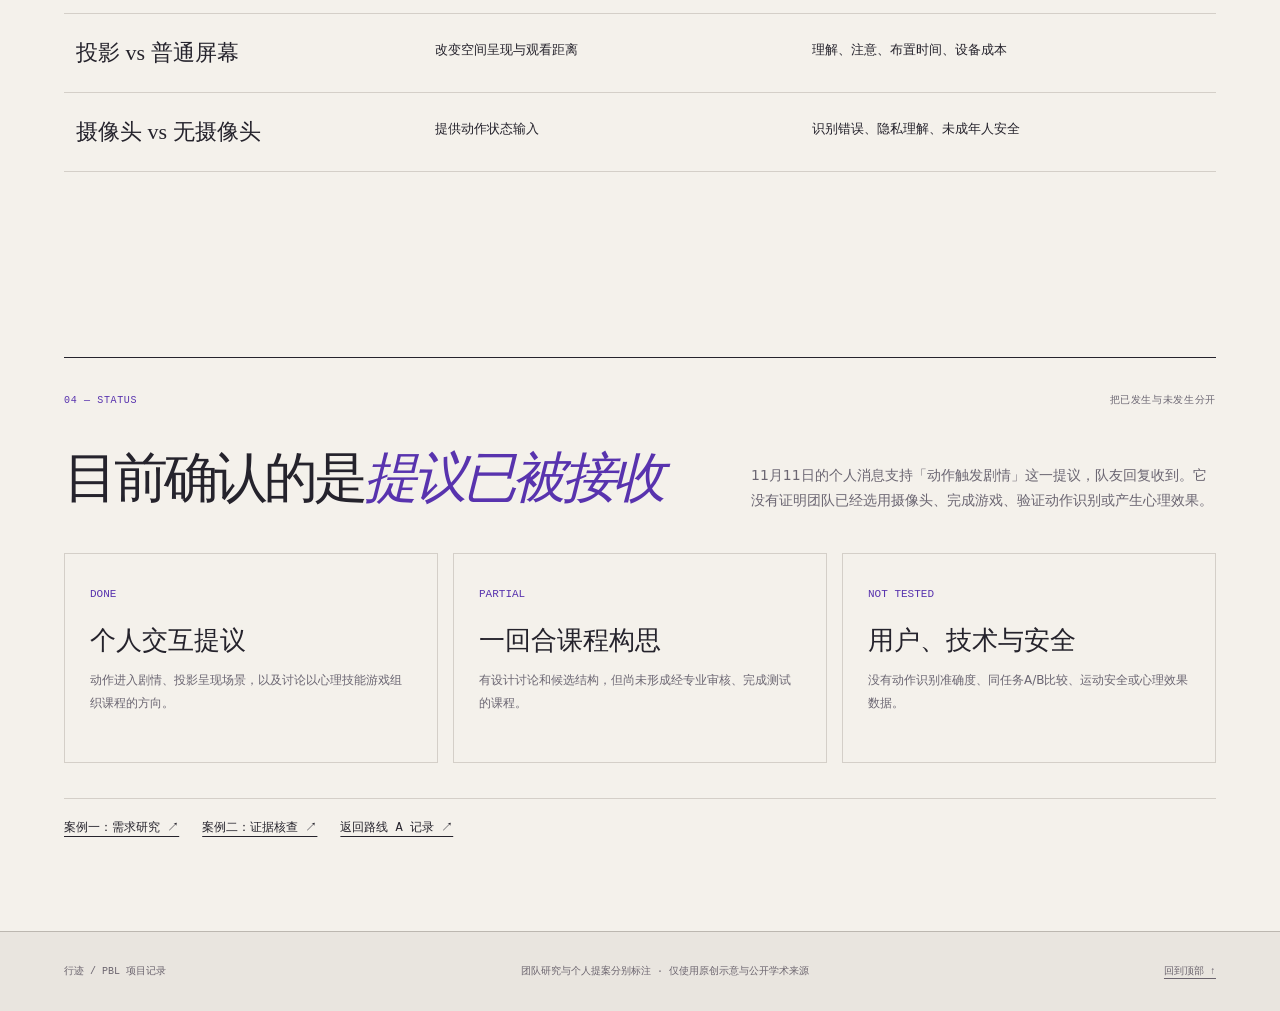
<file: case-interaction.html>
<!DOCTYPE html>

<html lang="zh-CN"><head><meta charset="utf-8"/><meta content="width=device-width,initial-scale=1" name="viewport"/><meta content="#f4f1eb" name="theme-color"/><meta content="行迹案例 03：用身体动作触发剧情的交互提案、按键替代路径与待验证问题。" name="description"/><title>行迹案例 03 动作输入与剧情提案</title><link href="v3.css" rel="stylesheet"/><script defer="" src="v3.js"></script><link rel="stylesheet" href="interaction-demo.css?v=2"><script defer src="interaction-demo.js?v=2"></script><link rel="icon" type="image/svg+xml" href="./favicon.svg">
</head>
<body data-page="case-interaction"><a class="skip" href="#main">跳至正文</a>
<div class="announcement"><span>黄小轩</span><span class="announcement-rule"></span><span>青少年居家支持产品设计案例</span><span class="announcement-right">2026.11</span></div>
<header class="nav-shell" id="top"><a class="brand" href="atlas.html"><span class="brand-icon"><i></i><i></i><i></i></span><span class="brand-cn">行迹</span><span class="brand-en">PROJECT NOTES / PRODUCT DESIGN</span></a><nav aria-label="主导航" class="top-nav"><a href="atlas.html">项目概览</a><a href="atlas.html#routes">项目时间线</a><a href="atlas.html#cases">精选案例</a></nav></header>
<main class="case-page case-interaction" id="main"><div class="case-top frame"><a class="back-link" href="atlas.html#cases">← 返回案例目录</a><span>CASE 03 / 03 · PBL-008—012</span><span>个人提议 · 尚未采纳验证</span></div>
<section class="case-hero frame"><div class="case-hero-content"><p class="eyebrow">CASE 03 / INTERACTION CONCEPT / 2026.11</p>
<h1>我提出让身体动作<br/><em>触发下一段剧情。</em></h1>
<p class="case-hero-lead">路线 A 从实体机器人转向居家瑜伽课程、垫子和投影等候选形态。我提出：如果身体练习是核心，动作可以作为游戏推进的输入；但这种形式必须与更低成本的按键操作比较，而不能只因增加了摄像头就认为更好。</p>
<div class="hero-roles"><div><span>团队已发生</span><strong>负责人决定不继续实体机器人</strong></div><div><span>我的提案</span><strong>动作触发剧情、投影呈现场景</strong></div><div><span>证据状态</span><strong>收到回复；未确认采纳或实现</strong></div></div></div>
<div aria-hidden="true" class="case-art interaction-art"><div class="case-art-top">INPUT / STORY <span>CONCEPT SKETCH</span></div><div class="interaction-art-canvas"><div class="ring r1"></div><div class="ring r2"></div><div class="ring r3"></div><span class="action-chip">ACTION</span><span class="story-chip">NEXT SCENE</span><span class="flow-line">↗</span></div><div class="case-art-bottom">PERSONAL PROPOSAL <span>NOT A BUILT PRODUCT</span></div></div></section>
<nav aria-label="案例章节" class="case-fast-nav frame"><a href="#turning-point"><span>01</span> 形态转向</a><a href="#mechanism"><span>02</span> 提案与演示</a><a href="#comparison"><span>03</span> 必须比较什么</a><a href="#next-step"><span>04</span> 状态与验证</a></nav>
<section class="studio-section frame" id="turning-point"><div class="section-topline"><span class="eyebrow">01 — PRODUCT FORM</span><span class="section-topline-flag">11.11 / 团队路线 A</span></div>
<div class="section-heading"><h2>从实体机器人，转向<span class="italic-serif">居家互动候选</span></h2><p>负责人明确不继续实体机器人，理由涉及成本及替代真人指导的价值。垫子、投影、摄像头与课程仍只是后续可比较的选项。</p></div>
<div class="contrast-grid"><article><span class="mono-index">团队取舍 / 已记录</span><h3>不继续实体机器人</h3><p>这一决策属于路线负责人，不是我的个人成果，也不能解释为「投影方案已通过验证」。</p><small>PBL-008 · 团队方向调整</small></article><article class="accent"><span class="mono-index">我的提案 / 已记录</span><h3>身体动作进入故事机制</h3><p>参考心理技能游戏，把练习动作与情境反馈结合；摄像头识别、投影显示属于候选实现方式。</p><small>PBL-009 · 11月11日已提出，队友回复收到</small></article></div>
</section>
<section class="studio-section section-purple" id="mechanism"><div class="frame"><div class="section-topline"><span class="eyebrow">02 — INTERACTION PROPOSAL</span><span class="section-topline-flag">仅为作品集制作的虚构演示</span></div>
<div class="section-heading"><h2>同一个剧情节点，<span class="italic-serif">两种操作输入</span></h2><p>同一个路障，两种打开方式：动作方案需要抬起双臂并保持，按键方案接收一次按键就打开。下方用可操作的示意人物演示触发条件，不读取摄像头。</p></div>
<div class="interaction-demo" data-input-demo="2" data-mode="action" data-state="ready" tabindex="0" role="group" aria-label="动作与按键的剧情触发演示">
<div class="demo-toolbar"><div><span class="mono-index">INPUT / STORY</span><strong id="demo-mode-label">动作方案 / 姿势与保持</strong></div><div aria-label="切换输入方案" role="group"><button aria-pressed="true" data-input-mode="action" type="button">动作方案（模拟）</button><button aria-pressed="false" data-input-mode="button" type="button">按键方案</button></div></div>
<div class="demo-scene"><div class="scene-text"><span id="demo-step">01 / 动作准备</span><h3 id="demo-title">抬起双臂，让路障升起</h3><p id="demo-text">把下方滑块拖到右端，模拟双臂抬到肩高；停留 1 秒后，道路才会打开。</p>
<div class="input-explainer" id="action-controls"><div class="gesture-figure"><svg viewBox="0 0 160 146" role="img" aria-label="双臂从身体两侧抬起至肩高的示意人物"><path class="shoulder-guide" d="M12 47H148"/><circle cx="80" cy="23" r="11" fill="#dcd5f5"/><path class="pose-body" d="M80 39V92M66 47H94M80 92L59 132M80 92L101 132"/><path class="pose-arm" id="arm-left" d="M66 47L66 92"/><path class="pose-arm" id="arm-right" d="M94 47L94 92"/></svg><small id="pose-label">双臂自然放下</small></div><div class="action-input"><label for="arm-height">拖动滑块，模拟双臂抬起</label><input id="arm-height" type="range" min="0" max="100" step="1" value="0" aria-describedby="arm-help"><div class="input-extents" id="arm-help"><span>放下</span><span>肩高 →</span></div><div class="hold-readout"><span>肩高保持</span><output id="hold-time" for="arm-height">0.0 / 1.0 秒</output></div><progress id="hold-progress" max="1000" value="0" aria-label="肩高保持进度"></progress></div></div>
<div class="input-explainer" id="button-controls" hidden><kbd>空格 ␣</kbd><p>点击下方“按键开路”，<br>或将焦点放在演示内按空格。<br>无需姿势判断和保持计时。</p></div></div>
<div class="scene-art"><div class="scene-caption"><span>同一段剧情 / 同一个路障</span><span id="scene-state">路障挡住去路</span></div><svg viewBox="0 0 440 210" role="img" aria-label="角色沿虚线道路前进，路障在触发后升起"><defs><linearGradient id="scene-grad" x1="0" x2="1" y1="0" y2="1"><stop offset="0" stop-color="#bda6eb"/><stop offset="1" stop-color="#4a67ba"/></linearGradient></defs><path d="M0 150L90 87L170 134L273 38L440 103V190H0Z" fill="url(#scene-grad)"/><path d="M0 175L108 133L196 169L300 94L440 144V190H0Z" fill="#dcd5f5" opacity=".46"/><path class="story-path" d="M74 133Q143 161 212 118T370 105"/><path class="gate-post" d="M203 94V151"/><g id="story-gate"><rect x="200" y="98" width="65" height="9" rx="2" fill="#e4ef82"/><path d="M214 98L220 107M234 98L240 107M254 98L260 107" stroke="#625288" stroke-width="3"/></g><g id="story-traveller"><circle cx="74" cy="133" fill="#e4ef82" r="12"/><circle cx="78" cy="130" r="2" fill="#363053"/></g><text x="204" y="174" fill="#f3eef7" font-size="10">路障</text><text x="53" y="169" fill="#f3eef7" font-size="10">出发</text><text x="351" y="145" fill="#f3eef7" font-size="10">下一段</text></svg></div></div>
<div class="trigger-readout"><strong id="trigger-state" role="status" aria-live="polite">未到肩高 · 不触发剧情</strong><span>动作：肩高保持 1 秒 → 开路　/　按键：一次输入 → 开路</span></div>
<div class="demo-actions"><span>滑块模拟动作信号 · 不读取摄像头或身体数据</span><div><button id="demo-skip" type="button">跳过体验</button><button id="demo-next" type="button" disabled>先拖动上方滑块</button></div></div></div>
<p class="demo-interpretation">抬臂、保持 1 秒和路障情境均为解释交互而补作的虚构例子，并非团队已确定的动作、识别标准或训练课程。此处只展示“输入怎样触发剧情”，尚未进行真实动作识别或青少年测试。</p>
</div></section>
<section class="studio-section frame" id="comparison"><div class="section-topline"><span class="eyebrow">03 — COMPARISONS TO TEST</span><span class="section-topline-flag">比较方案，不是已有测试结果</span></div>
<div class="section-heading"><h2>要证明动作输入值得做，<span class="italic-serif">至少要有替代方案</span></h2><p>团队尚无动作识别性能和心理效果证据。因此下一轮应固定剧情与内容，只改变输入或显示方式。</p></div>
<div class="compare-table"><div class="table-head"><span>候选组件</span><span>它试图解决什么</span><span>尚需观察什么</span></div><div><strong>动作输入 vs 按键</strong><span>让身体练习参与互动</span><span>完成率、误触、体力负担、可跳过性</span></div><div><strong>投影 vs 普通屏幕</strong><span>改变空间呈现与观看距离</span><span>理解、注意、布置时间、设备成本</span></div><div><strong>摄像头 vs 无摄像头</strong><span>提供动作状态输入</span><span>识别错误、隐私理解、未成年人安全</span></div></div>
</section>
<section class="studio-section frame" id="next-step"><div class="section-topline"><span class="eyebrow">04 — STATUS</span><span class="section-topline-flag">把已发生与未发生分开</span></div>
<div class="section-heading"><h2>目前确认的是<span class="italic-serif">提议已被接收</span></h2><p>11月11日的个人消息支持「动作触发剧情」这一提议，队友回复收到。它没有证明团队已经选用摄像头、完成游戏、验证动作识别或产生心理效果。</p></div>
<div class="status-columns"><div><span>DONE</span><strong>个人交互提议</strong><p>动作进入剧情、投影呈现场景，以及讨论以心理技能游戏组织课程的方向。</p></div><div><span>PARTIAL</span><strong>一回合课程构思</strong><p>有设计讨论和候选结构，但尚未形成经专业审核、完成测试的课程。</p></div><div><span>NOT TESTED</span><strong>用户、技术与安全</strong><p>没有动作识别准确度、同任务A/B比较、运动安全或心理效果数据。</p></div></div>
<div class="case-next"><a href="case-needs.html">案例一：需求研究 ↗</a><a href="case-evidence.html">案例二：证据核查 ↗</a><a href="atlas.html?route=A#project-records">返回路线 A 记录 ↗</a></div></section></main><footer class="site-footer"><span>行迹 / PBL 项目记录</span><span>团队研究与个人提案分别标注 · 仅使用原创示意与公开学术来源</span><a href="#top">回到顶部 ↑</a></footer></body></html>
</file>
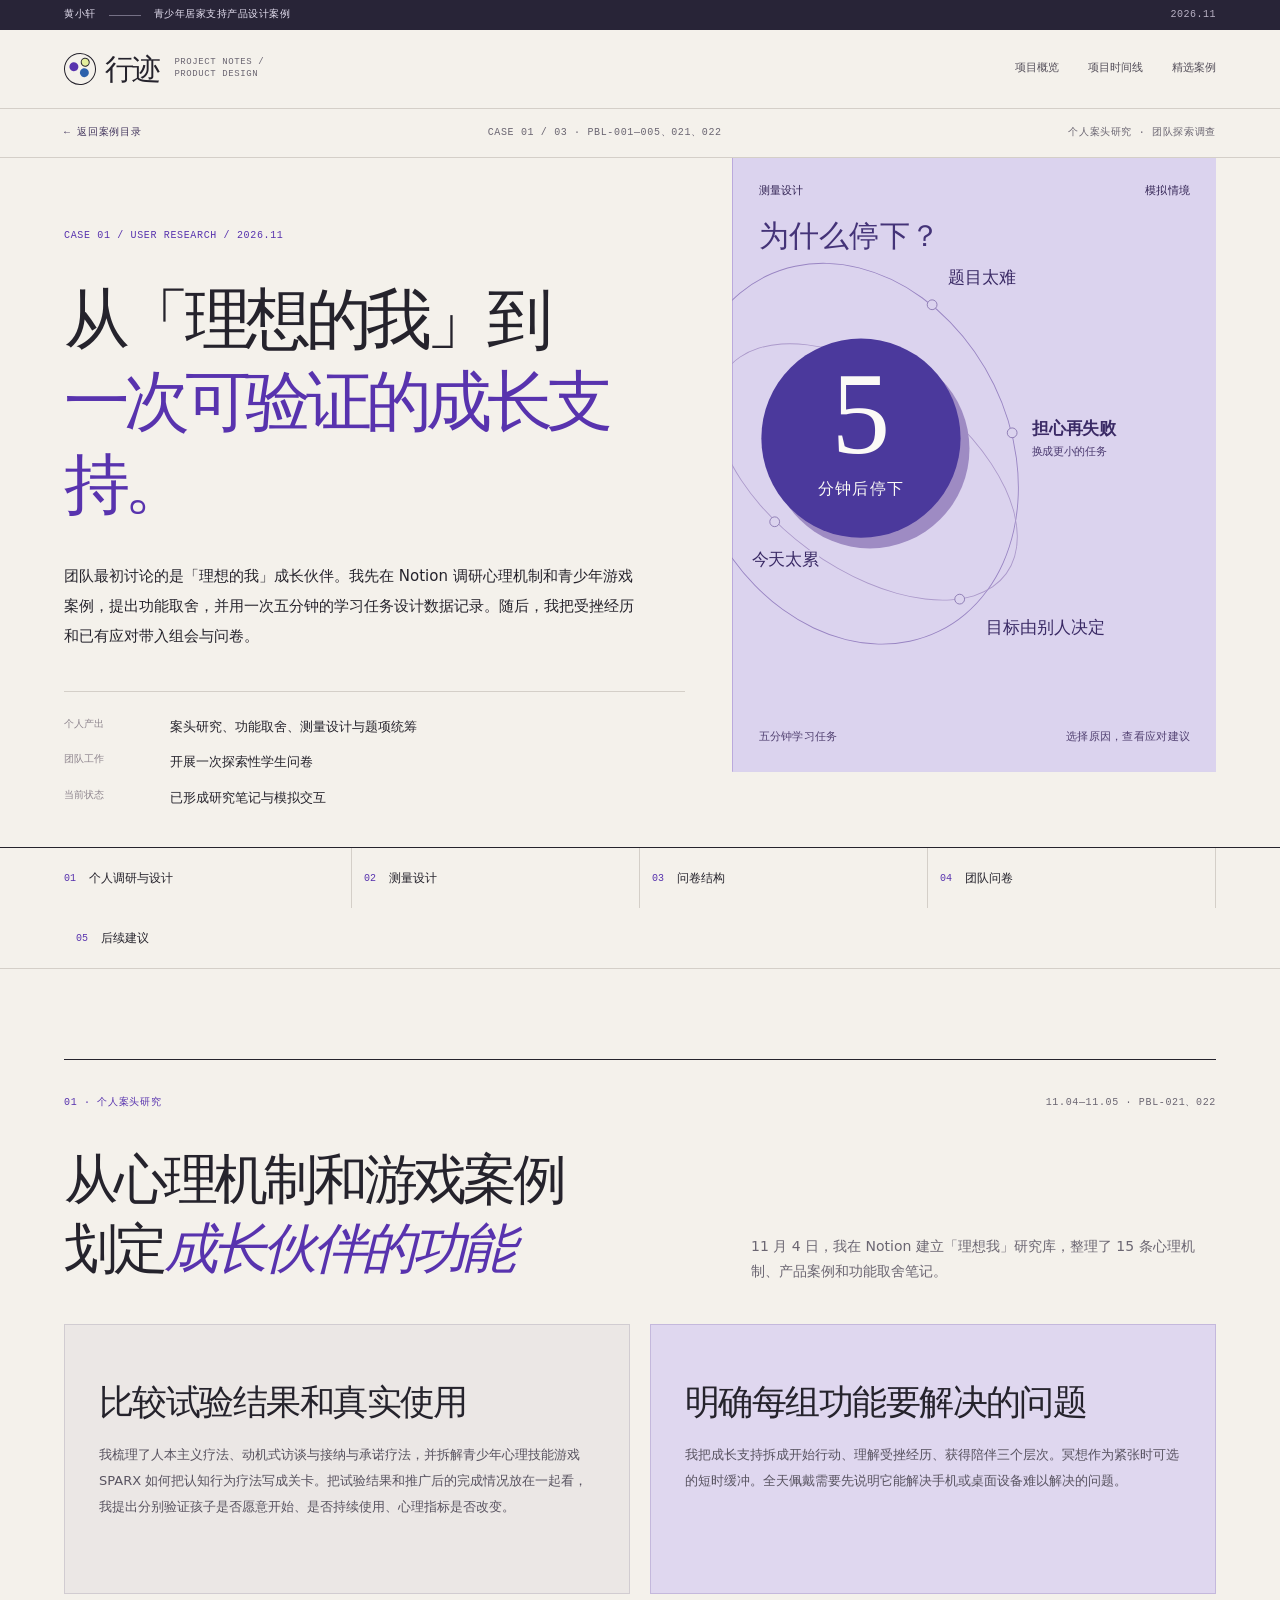
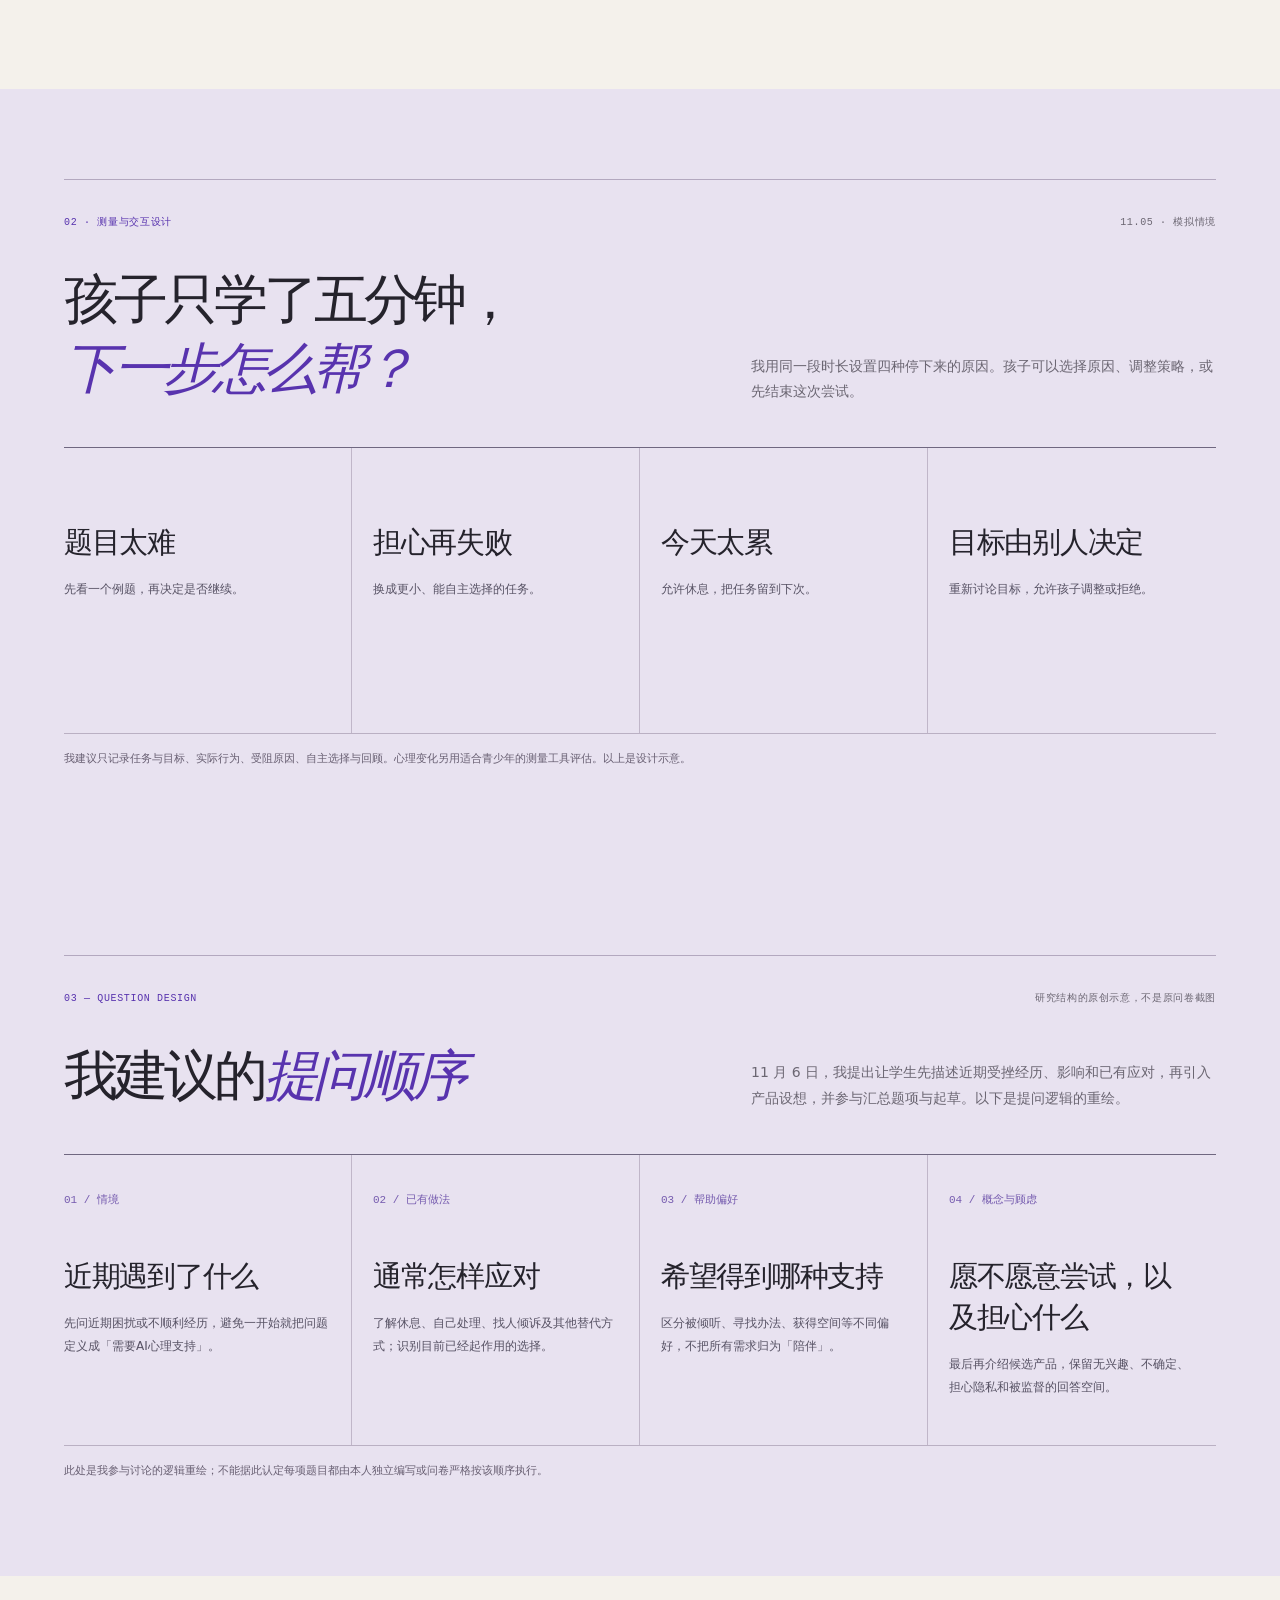
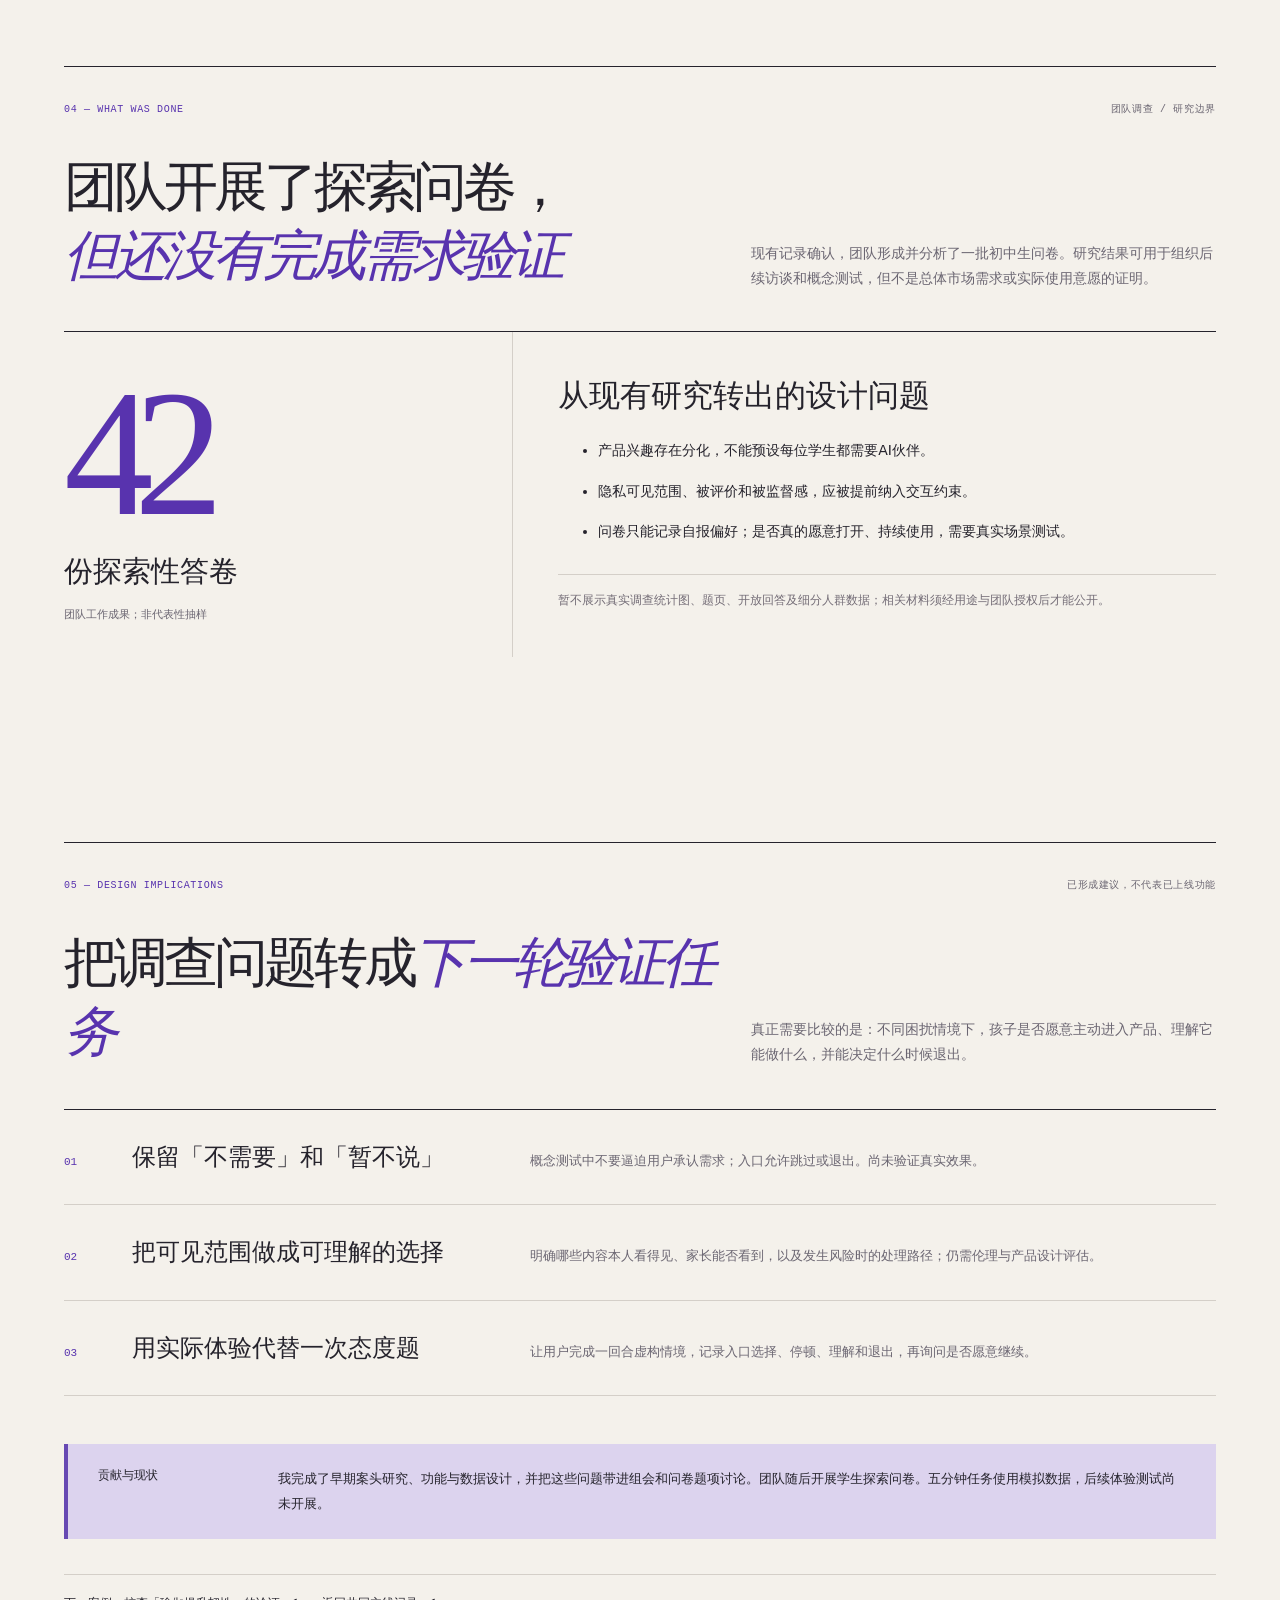
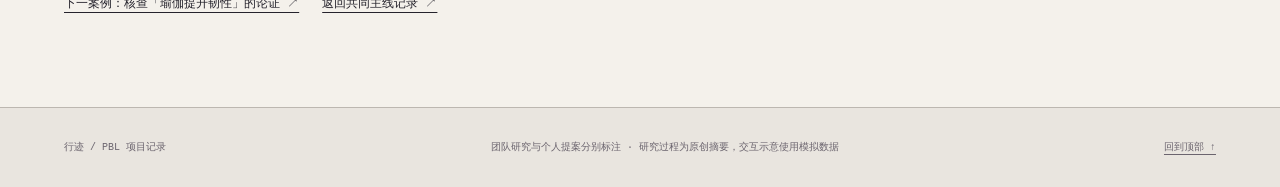
<file: case-needs.html>
<!DOCTYPE html>

<html lang="zh-CN"><head><meta charset="utf-8"/><meta content="width=device-width,initial-scale=1" name="viewport"/><meta content="#f4f1eb" name="theme-color"/><meta content="行迹案例 01：从心理学案头研究、案例比较和测量设计到探索问卷。" name="description"/><title>行迹案例 01 早期调研与需求研究</title><link href="v3.css?v=needs-hero-photo" rel="stylesheet"/><script defer="" src="v3.js"></script><link href="needs-orbit.css?v=song-20261116" rel="stylesheet"/><script defer="" src="needs-orbit.js?v=song-20261116"></script><link rel="icon" type="image/svg+xml" href="./favicon.svg">
</head>
<body data-page="case-needs"><a class="skip" href="#main">跳至正文</a>
<div class="announcement"><span>黄小轩</span><span class="announcement-rule"></span><span>青少年居家支持产品设计案例</span><span class="announcement-right">2026.11</span></div>
<header class="nav-shell" id="top"><a class="brand" href="atlas.html"><span class="brand-icon"><i></i><i></i><i></i></span><span class="brand-cn">行迹</span><span class="brand-en">PROJECT NOTES / PRODUCT DESIGN</span></a><nav aria-label="主导航" class="top-nav"><a href="atlas.html">项目概览</a><a href="atlas.html#routes">项目时间线</a><a href="atlas.html#cases">精选案例</a></nav></header>
<main class="case-page case-needs" id="main"><div class="case-top frame"><a class="back-link" href="atlas.html#cases">← 返回案例目录</a><span>CASE 01 / 03 · PBL-001—005、021、022</span><span>个人案头研究 · 团队探索调查</span></div>
<section class="case-hero frame"><div class="case-hero-content">
<p class="eyebrow">CASE 01 / USER RESEARCH / 2026.11</p>
<h1>从「理想的我」到<br/><em>一次可验证的成长支持。</em></h1>
<p class="case-hero-lead">团队最初讨论的是「理想的我」成长伙伴。我先在 Notion 调研心理机制和青少年游戏案例，提出功能取舍，并用一次五分钟的学习任务设计数据记录。随后，我把受挫经历和已有应对带入组会与问卷。</p>
<div class="hero-roles"><div><span>个人产出</span><strong>案头研究、功能取舍、测量设计与题项统筹</strong></div><div><span>团队工作</span><strong>开展一次探索性学生问卷</strong></div><div><span>当前状态</span><strong>已形成研究笔记与模拟交互</strong></div></div></div>
<div class="needs-orbit-preview">
<section class="needs-orbit-panel" aria-labelledby="needs-orbit-question">
  <div class="needs-orbit-context"><span>测量设计</span><span>模拟情境</span></div>
  <h2 class="needs-orbit-question" id="needs-orbit-question">为什么停下？</h2>
  <div class="needs-orbit-orbit" style="--left:-43px;--top:110px;--w:355px;--h:445px;--angle:-26deg;--line:#9985c3" aria-hidden="true"></div>
  <div class="needs-orbit-orbit" style="--left:-45px;--top:244px;--w:390px;--h:218px;--angle:36deg;--line:#ac9acb" aria-hidden="true"></div>
  <div class="needs-orbit-sun-base" aria-hidden="true"></div>
  <div class="needs-orbit-sun"><strong>5</strong><span>分钟后停下</span></div>
  <button type="button" class="needs-orbit-planet" aria-expanded="false" aria-controls="needs-orbit-detail-hard" style="--x:224px;--y:165px;--label-x:40px;--label-y:-21px">
    <span class="needs-orbit-label"><span>题目太难</span><span class="needs-orbit-detail" id="needs-orbit-detail-hard" hidden>先看一个例题</span></span>
  </button>
  <button type="button" class="needs-orbit-planet" aria-expanded="true" aria-controls="needs-orbit-detail-worry" style="--x:314px;--y:309px;--label-x:44px;--label-y:5px">
    <span class="needs-orbit-label"><span>担心再失败</span><span class="needs-orbit-detail" id="needs-orbit-detail-worry">换成更小的任务</span></span>
  </button>
  <button type="button" class="needs-orbit-planet" aria-expanded="false" aria-controls="needs-orbit-detail-tired" style="--x:47px;--y:409px;--label-x:-4px;--label-y:53px">
    <span class="needs-orbit-label"><span>今天太累</span><span class="needs-orbit-detail" id="needs-orbit-detail-tired" hidden>暂停，留到下次</span></span>
  </button>
  <button type="button" class="needs-orbit-planet" aria-expanded="false" aria-controls="needs-orbit-detail-goal" style="--x:255px;--y:496px;--label-x:52px;--label-y:42px">
    <span class="needs-orbit-label"><span>目标由别人决定</span><span class="needs-orbit-detail" id="needs-orbit-detail-goal" hidden>重新讨论目标</span></span>
  </button>
  <div class="needs-orbit-footer"><a href="#five-minutes">五分钟学习任务</a><span>选择原因，查看应对建议</span></div>
</section>
</div>
</section>
<nav aria-label="案例章节" class="case-fast-nav frame"><a href="#from-concept"><span>01</span> 个人调研与设计</a><a href="#five-minutes"><span>02</span> 测量设计</a><a href="#question-order"><span>03</span> 问卷结构</a><a href="#what-we-know"><span>04</span> 团队问卷</a><a href="#recommendations"><span>05</span> 后续建议</a></nav>

<section class="studio-section frame" id="from-concept">
<div class="section-topline"><span class="eyebrow">01 · 个人案头研究</span><span class="section-topline-flag">11.04—11.05 · PBL-021、022</span></div>
<div class="section-heading"><h2>从心理机制和游戏案例<br/>划定<span class="italic-serif">成长伙伴的功能</span></h2><p>11 月 4 日，我在 Notion 建立「理想我」研究库，整理了 15 条心理机制、产品案例和功能取舍笔记。</p></div>
<div class="contrast-grid">
<article><h3>比较试验结果和真实使用</h3><p>我梳理了人本主义疗法、动机式访谈与接纳与承诺疗法，并拆解青少年心理技能游戏 SPARX 如何把认知行为疗法写成关卡。把试验结果和推广后的完成情况放在一起看，我提出分别验证孩子是否愿意开始、是否持续使用、心理指标是否改变。</p></article>
<article class="accent" id="feature-decisions"><h3>明确每组功能要解决的问题</h3><p>我把成长支持拆成开始行动、理解受挫经历、获得陪伴三个层次。冥想作为紧张时可选的短时缓冲。全天佩戴需要先说明它能解决手机或桌面设备难以解决的问题。</p></article>
</div>
</section>
<section class="studio-section section-purple" id="five-minutes"><div class="frame">
<div class="section-topline"><span class="eyebrow">02 · 测量与交互设计</span><span class="section-topline-flag">11.05 · 模拟情境</span></div>
<div class="section-heading"><h2>孩子只学了五分钟，<br/><span class="italic-serif">下一步怎么帮？</span></h2><p>我用同一段时长设置四种停下来的原因。孩子可以选择原因、调整策略，或先结束这次尝试。</p></div>
<div class="sequence-grid">
<article><h3>题目太难</h3><p>先看一个例题，再决定是否继续。</p></article>
<article><h3>担心再失败</h3><p>换成更小、能自主选择的任务。</p></article>
<article><h3>今天太累</h3><p>允许休息，把任务留到下次。</p></article>
<article><h3>目标由别人决定</h3><p>重新讨论目标，允许孩子调整或拒绝。</p></article>
</div>
<div class="sequence-footnote">我建议只记录任务与目标、实际行为、受阻原因、自主选择与回顾。心理变化另用适合青少年的测量工具评估。以上是设计示意。</div>
</div></section>
<section class="studio-section section-purple" id="question-order"><div class="frame"><div class="section-topline"><span class="eyebrow">03 — QUESTION DESIGN</span><span class="section-topline-flag">研究结构的原创示意，不是原问卷截图</span></div>
<div class="section-heading"><h2>我建议的<span class="italic-serif">提问顺序</span></h2><p>11 月 6 日，我提出让学生先描述近期受挫经历、影响和已有应对，再引入产品设想，并参与汇总题项与起草。以下是提问逻辑的重绘。</p></div>
<div class="sequence-grid"><article><span>01 / 情境</span><h3>近期遇到了什么</h3><p>先问近期困扰或不顺利经历，避免一开始就把问题定义成「需要AI心理支持」。</p></article><article><span>02 / 已有做法</span><h3>通常怎样应对</h3><p>了解休息、自己处理、找人倾诉及其他替代方式；识别目前已经起作用的选择。</p></article><article><span>03 / 帮助偏好</span><h3>希望得到哪种支持</h3><p>区分被倾听、寻找办法、获得空间等不同偏好，不把所有需求归为「陪伴」。</p></article><article><span>04 / 概念与顾虑</span><h3>愿不愿意尝试，以及担心什么</h3><p>最后再介绍候选产品，保留无兴趣、不确定、担心隐私和被监督的回答空间。</p></article></div>
<div class="sequence-footnote">此处是我参与讨论的逻辑重绘；不能据此认定每项题目都由本人独立编写或问卷严格按该顺序执行。</div></div></section>
<section class="studio-section frame" id="what-we-know"><div class="section-topline"><span class="eyebrow">04 — WHAT WAS DONE</span><span class="section-topline-flag">团队调查 / 研究边界</span></div>
<div class="section-heading"><h2>团队开展了探索问卷，<br/><span class="italic-serif">但还没有完成需求验证</span></h2><p>现有记录确认，团队形成并分析了一批初中生问卷。研究结果可用于组织后续访谈和概念测试，但不是总体市场需求或实际使用意愿的证明。</p></div>
<div class="finding-layout"><div class="finding-number"><span>42</span><strong>份探索性答卷</strong><small>团队工作成果；非代表性抽样</small></div><div class="finding-prose"><h3>从现有研究转出的设计问题</h3><ul><li>产品兴趣存在分化，不能预设每位学生都需要AI伙伴。</li><li>隐私可见范围、被评价和被监督感，应被提前纳入交互约束。</li><li>问卷只能记录自报偏好；是否真的愿意打开、持续使用，需要真实场景测试。</li></ul><p class="privacy-note">暂不展示真实调查统计图、题页、开放回答及细分人群数据；相关材料须经用途与团队授权后才能公开。</p></div></div>
</section>
<section class="studio-section frame" id="recommendations"><div class="section-topline"><span class="eyebrow">05 — DESIGN IMPLICATIONS</span><span class="section-topline-flag">已形成建议，不代表已上线功能</span></div>
<div class="section-heading"><h2>把调查问题转成<span class="italic-serif">下一轮验证任务</span></h2><p>真正需要比较的是：不同困扰情境下，孩子是否愿意主动进入产品、理解它能做什么，并能决定什么时候退出。</p></div>
<div class="recommendation-list"><div><span>01</span><h3>保留「不需要」和「暂不说」</h3><p>概念测试中不要逼迫用户承认需求；入口允许跳过或退出。尚未验证真实效果。</p></div><div><span>02</span><h3>把可见范围做成可理解的选择</h3><p>明确哪些内容本人看得见、家长能否看到，以及发生风险时的处理路径；仍需伦理与产品设计评估。</p></div><div><span>03</span><h3>用实际体验代替一次态度题</h3><p>让用户完成一回合虚构情境，记录入口选择、停顿、理解和退出，再询问是否愿意继续。</p></div></div>
<div class="case-conclusion"><strong>贡献与现状</strong><p>我完成了早期案头研究、功能与数据设计，并把这些问题带进组会和问卷题项讨论。团队随后开展学生探索问卷。五分钟任务使用模拟数据，后续体验测试尚未开展。</p></div>
<div class="case-next"><a href="case-evidence.html">下一案例：核查「瑜伽提升韧性」的论证 ↗</a><a href="atlas.html?route=MAIN#project-records">返回共同主线记录 ↗</a></div></section></main><footer class="site-footer"><span>行迹 / PBL 项目记录</span><span>团队研究与个人提案分别标注 · 研究过程为原创摘要，交互示意使用模拟数据</span><a href="#top">回到顶部 ↑</a></footer></body></html>
</file>
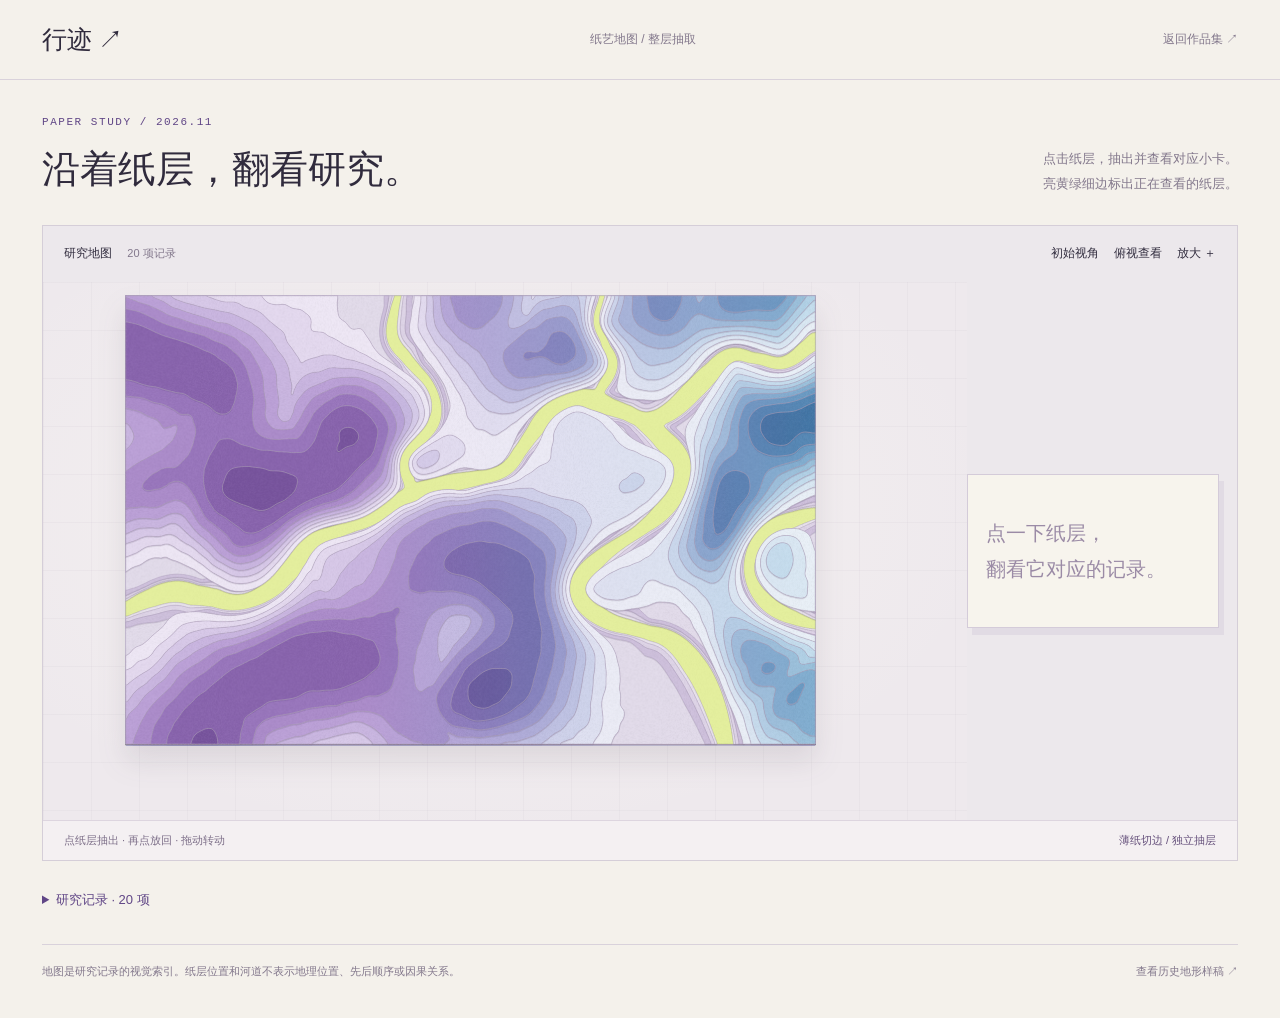
<file: river-tabs.html>
<!doctype html><html lang="zh-CN"><head><meta charset="utf-8"><meta name="viewport" content="width=device-width,initial-scale=1"><title>行迹 · 纸层地图</title><link rel="stylesheet" href="river-tabs.css?v=7"><script defer src="terrain-preview-data.js"></script><script defer src="terrain-sheet-records.js?v=7"></script><script defer src="river-valley-data.js?v=7"></script><script defer src="river-tabs.js?v=7"></script><link rel="icon" type="image/svg+xml" href="./favicon.svg">
</head><body>
<header><a href="atlas.html" class="brand">行迹 ↗</a><span>纸艺地图 / 整层抽取</span><a href="atlas.html">返回作品集 ↗</a></header><main>
<div class="intro"><div><p class="eyebrow">PAPER STUDY / 2026.11</p><h1>沿着纸层，翻看研究。</h1></div><p class="intro-note">点击纸层，抽出并查看对应小卡。<br>亮黄绿细边标出正在查看的纸层。</p></div>
<section class="study"><div class="toolbar"><span>研究地图 <small>20 项记录</small></span><div><button id="home-view">初始视角</button><button id="view" aria-pressed="false">俯视查看</button><button id="zoom" aria-pressed="false">放大 ＋</button></div></div><div class="map-layout"><div class="viewport" tabindex="0" aria-label="拖动转动地图；方向键调整视角"><div class="board-wrap"><svg id="paper-map" viewBox="-120 -20 1340 780" role="group" aria-label="完整纸艺地形，每张地形纸层均可独立抽取"></svg></div></div><aside id="paper-card" aria-label="当前纸层对应卡片"><p id="card-empty">点一下纸层，<br>翻看它对应的记录。</p><div id="card-content" aria-live="polite"></div></aside><svg id="card-connector" aria-hidden="true"><path/></svg></div><div class="caption"><span>点纸层抽出 · 再点放回 · 拖动转动</span><span id="hover-label">薄纸切边 / 独立抽层</span></div></section>
<nav id="opened-papers" aria-label="已抽出的纸层"></nav><details><summary>研究记录 · 20 项</summary><nav class="tab-index" aria-label="研究记录"></nav></details><div id="records" hidden></div><footer><p>地图是研究记录的视觉索引。纸层位置和河道不表示地理位置、先后顺序或因果关系。</p><a href="terrain-preview.html">查看历史地形样稿 ↗</a></footer><div class="sr-only" id="announce" aria-live="polite"></div></main></body></html>
</file>
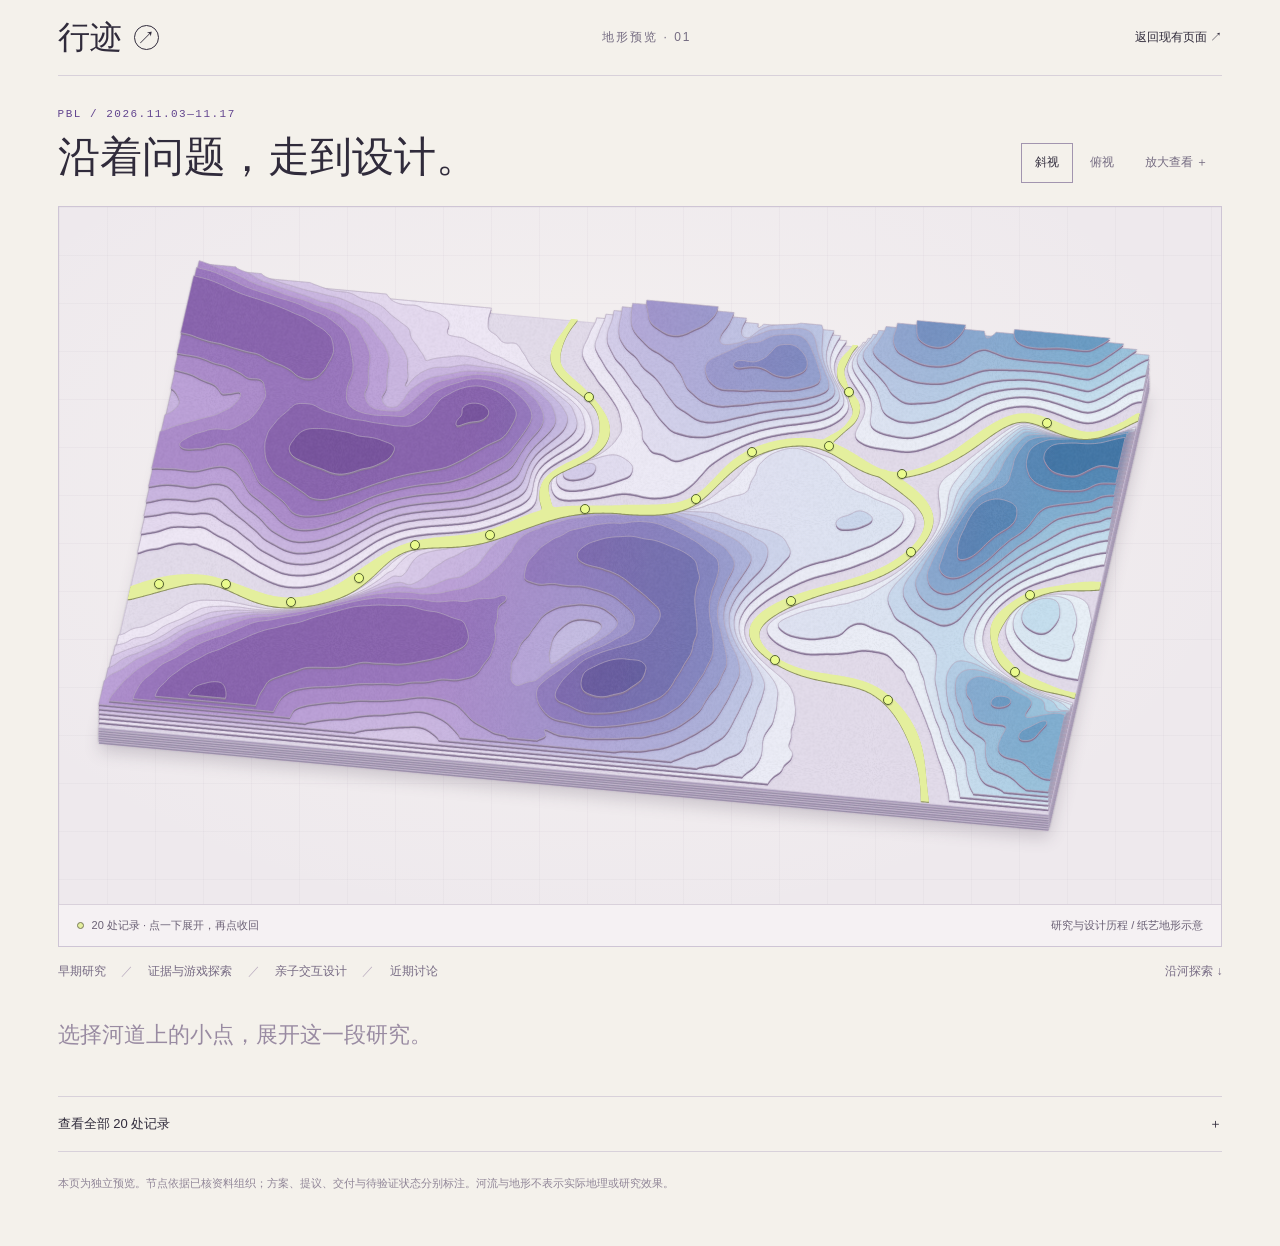
<file: terrain-preview.html>
<!doctype html>
<html lang="zh-CN">
<head>
<meta charset="utf-8"><meta name="viewport" content="width=device-width,initial-scale=1">
<title>行迹 · 研究地形预览</title>
<link rel="stylesheet" href="terrain-preview.css?v=1">
<script src="terrain-preview-data.js?v=1" defer></script>
<script src="terrain-preview.js?v=1" defer></script>
<link rel="icon" type="image/svg+xml" href="./favicon.svg">
</head>
<body>
<header><a class="brand" href="atlas.html">行迹<span>↗</span></a><span class="edition">地形预览 · 01</span><a href="atlas.html#terrain">返回现有页面 ↗</a></header>
<main>
<div class="intro"><div><p class="eyebrow">PBL / 2026.11.03—11.17</p><h1>沿着问题，走到设计。</h1></div><div class="view-controls" aria-label="地图视角"><button data-view="angle" aria-pressed="true">斜视</button><button data-view="top" aria-pressed="false">俯视</button><button id="zoom" aria-pressed="false">放大查看 ＋</button></div></div>
<section class="map-frame" aria-label="二十个研究停靠点的纸艺地形">
<div class="map-scroll" tabindex="0" aria-label="地图画幅，放大后可横向滚动"><div class="map-art"><svg id="terrain" viewBox="-30 15 1200 720" aria-hidden="true"></svg><div id="pins"></div></div></div>
<div class="map-caption"><span><i></i><span class="pan-hint">左右滑动查看 · </span>20 处记录 · 点一下展开，再点收回</span><span class="caption-note">研究与设计历程 / 纸艺地形示意</span></div>
<aside id="peek" hidden aria-label="当前选中的记录"><button id="peek-close" aria-label="收回当前记录">×</button><p id="peek-meta"></p><h2 id="peek-title"></h2><p id="peek-status"></p><a href="#selections" id="peek-link">查看展开记录 ↓</a></aside>
</section>
<div class="under-map"><p>早期研究 <span>／</span> 证据与游戏探索 <span>／</span> 亲子交互设计 <span>／</span> 近期讨论</p><span>沿河探索 ↓</span></div>
<section id="selections" aria-label="已展开的研究记录"><p id="empty">选择河道上的小点，展开这一段研究。</p></section>
<div class="index"><details><summary>查看全部 20 处记录 <span>＋</span></summary><div id="index-list"></div></details></div>
<p class="boundary">本页为独立预览。节点依据已核资料组织；方案、提议、交付与待验证状态分别标注。河流与地形不表示实际地理或研究效果。</p>
<div id="announce" class="sr-only" aria-live="polite"></div>
</main>
</body></html>
</file>
<file: v3.css>
/* 行迹 V2 · standalone original styling, no packaged font files */
:root{--paper:#f4f1eb;--white:#fbfaf6;--ink:#25232c;--muted:#6b6672;--line:#d4cfc8;--blue:#2c61ab;--blue-pale:#c1d8ed;--violet:#5833ae;--violet-light:#dbd3ee;--lime:#e4ef9d;--display:"Songti SC","STSong","Noto Serif CJK SC","Source Han Serif SC",Georgia,serif;--body:"PingFang SC","Microsoft YaHei","Noto Sans CJK SC",system-ui,sans-serif;--mono:"IBM Plex Mono","SFMono-Regular",Consolas,monospace;--frame:clamp(20px,5vw,84px)}
*,*:before,*:after{box-sizing:border-box}html{scroll-behavior:smooth}body{margin:0;background:var(--paper);color:var(--ink);font:15px/1.8 var(--body);-webkit-font-smoothing:antialiased}a{color:inherit;text-decoration:none}button{font:inherit;color:inherit;cursor:pointer}button,input{appearance:none}button:focus-visible,a:focus-visible{outline:2px solid var(--blue);outline-offset:5px}img,svg{max-width:100%}h1,h2,h3,p,figure{margin:0}h1,h2,h3{font-weight:500}::selection{background:#d8cbee;color:#29213a}.skip{position:absolute;z-index:100;left:12px;top:10px;padding:9px 14px;background:var(--lime);transform:translateY(-200%)}.skip:focus{transform:none}.frame{padding-left:var(--frame);padding-right:var(--frame)}.announcement{height:30px;padding:0 var(--frame);background:#282437;color:#e5e0f1;display:flex;gap:13px;align-items:center;font:10px/1 var(--mono);letter-spacing:.05em}.flashing-dot{background:#d9ee87;height:6px;width:6px;border-radius:50%;box-shadow:0 0 0 3px #d9ee872b}.announcement-rule{height:1px;background:#757085;width:32px}.announcement-right{margin-left:auto;color:#b8b1c4}.nav-shell{height:79px;display:flex;align-items:center;border-bottom:1px solid var(--line);padding:0 var(--frame);gap:30px;background:var(--paper);position:relative;z-index:12}.brand{display:flex;align-items:center;gap:9px;min-width:0}.brand-icon{width:32px;height:32px;position:relative;border:1px solid var(--ink);transform:rotate(-12deg);border-radius:50%;flex:none}.brand-icon i{position:absolute;display:block;width:9px;height:9px;background:var(--ink);border-radius:50%}.brand-icon i:first-child{top:7px;left:5px;background:var(--violet)}.brand-icon i:nth-child(2){top:15px;left:14px;background:var(--blue)}.brand-icon i:last-child{top:5px;right:4px;background:var(--lime);border:1px solid var(--ink)}.brand-cn{font:500 29px/1 var(--display);letter-spacing:-.08em;white-space:nowrap}.brand-en{font:9px/1.3 var(--mono);max-width:95px;color:var(--muted);letter-spacing:.065em;margin-left:7px}.top-nav{margin-left:auto;display:flex;height:100%;align-items:stretch;gap:29px;white-space:nowrap}.top-nav a{display:flex;align-items:center;font:11px/1.2 var(--mono);border-bottom:2px solid transparent;color:#534e59;padding-top:2px}.top-nav a:hover{color:var(--violet)}.top-nav a.nav-on{color:var(--ink);border-bottom-color:var(--violet)}.top-edition{font:10px/1 var(--mono);color:var(--muted);border-left:1px solid var(--line);padding-left:24px;white-space:nowrap}.eyebrow,.section-topline,.tiny-coordinate,.meta-label,.map-controls,.case-no,.case-top,.section-topline-flag{font:10px/1.6 var(--mono);letter-spacing:.065em}.eyebrow{color:var(--violet);display:flex;align-items:center;gap:11px}.eyebrow-square{width:7px;height:7px;background:var(--violet);display:inline-block}.thin-separator{color:#a6a0ad}.hero{display:grid;grid-template-columns:minmax(0,1.44fr) minmax(290px,.62fr);grid-template-rows:auto auto;min-height:645px;border-bottom:1px solid var(--ink)}.hero-main{padding:71px 58px 58px 0}.hero h1{font:500 clamp(50px,5.85vw,103px)/1.19 var(--display);letter-spacing:-.095em;max-width:890px;margin:32px 0}.hero h1 em,.case-hero h1 em{font-weight:500;font-style:normal;color:var(--violet)}.hero-desc{font-size:clamp(14px,1.23vw,18px);line-height:1.95;max-width:600px}.inline-action{display:flex;align-items:center;gap:12px;border-top:1px solid #49414e;margin-top:57px;padding-top:15px;max-width:460px;font-size:13px}.inline-action:hover .action-symbol{transform:translate(3px,-3px);background:var(--violet);color:#fff}.action-symbol{border:1px solid var(--ink);width:36px;height:36px;border-radius:50%;display:grid;place-items:center;font:23px var(--display);transition:transform .2s,background .2s,color .2s}.action-end{margin-left:auto;font:9px var(--mono);color:var(--muted)}.hero-aside{border-left:1px solid var(--line);padding:28px 0 28px 31px;display:flex;flex-direction:column;gap:20px}.aside-index{display:flex;justify-content:space-between;font:10px var(--mono);color:var(--muted)}.aside-portrait {
  display: block;
  overflow: hidden;
  border: 1px solid #b9aec9;
  background: #ece7ef;
  color: #3e315d;
}
.atlas-art {
  position: relative;
  isolation: isolate;
  display: block;
  overflow: hidden;
  aspect-ratio: 16 / 9;
  background: #38336e;
}
.atlas-art-land,
.atlas-art-trails,
.atlas-art-land::before,
.atlas-art-land::after,
.atlas-art-trails::before,
.atlas-art-trails::after {
  position: absolute;
  inset: 0;
}
.atlas-art-land::before,
.atlas-art-land::after {
  content: "";
  clip-path: var(--land-edge);
}
.atlas-art-land::before { background: var(--land-rim); }
.atlas-art-land::after {
  background: var(--land-fill);
  transform: var(--land-inset);
}
.atlas-art-main {
  --land-edge: polygon(0 0, 62% 0, 54% 9%, 51% 18%, 45% 23%, 44% 32%, 38% 43%, 38% 51%, 33% 55%, 25% 57%, 18% 66%, 14% 74%, 0 79%);
  --land-rim: #8873bd;
  --land-fill: #c3b4ec;
  --land-inset: translate(-3%, -5%);
}
.atlas-art-a {
  --land-edge: polygon(0 96%, 17% 91%, 25% 87%, 34% 76%, 42% 73%, 48% 64%, 56% 57%, 63% 55%, 71% 56%, 77% 52%, 84% 57%, 93% 60%, 100% 68%, 100% 100%, 0 100%);
  --land-rim: #526eaa;
  --land-fill: #a1cbe7;
  --land-inset: translate(2%, 8%);
}
.atlas-art-b {
  --land-edge: polygon(72% 0, 100% 0, 100% 47%, 90% 42%, 83% 34%, 75% 37%, 68% 35%, 61% 45%, 54% 47%, 49% 44%, 52% 37%, 56% 29%, 62% 21%, 65% 12%);
  --land-rim: #8a79b7;
  --land-fill: #e1d8f2;
  --land-inset: translate(3%, -5%);
}
/* The central valley leaves room for the shared path and both branches. */
.atlas-art-trails::before,
.atlas-art-trails::after {
  content: "";
  background: #f2ebff;
}
.atlas-art-trails::before {
  clip-path: polygon(6% 86%, 23% 76%, 35% 62%, 46.8% 52.7%, 52% 31.5%, 60% 15%, 64% 4%, 64.5% 4.3%, 60.5% 15.6%, 52.6% 32%, 47.3% 53.4%, 35.3% 62.8%, 23.3% 76.9%, 6% 87%);
}
.atlas-art-trails::after {
  clip-path: polygon(47% 52.6%, 61% 49%, 74% 44%, 82% 42.5%, 94% 50%, 94% 50.9%, 82% 43.4%, 74% 44.9%, 61% 49.9%, 47% 53.5%);
}
.atlas-art-point {
  position: absolute;
  left: 47%;
  top: 53%;
  width: 2.4%;
  aspect-ratio: 1;
  transform: translate(-50%, -50%) rotate(45deg);
  background: #e4ef9d;
}
.aside-portrait > span:last-child {
  display: flex;
  align-items: center;
  justify-content: space-between;
  gap: 8px;
  padding: 10px 13px;
  border-top: 1px solid #c9bfd5;
  font: 12px/1.5 var(--body);
}
.aside-portrait:hover > span:last-child { background: #e0d8ec; }
.aside-portrait:focus-visible { outline: 2px solid var(--blue); outline-offset: 3px; }
.aside-note{border-top:1px solid var(--ink);padding-top:17px;display:flex;gap:20px}.meta-label{font-size:10px;color:var(--muted);white-space:nowrap}.aside-note p{font:clamp(17px,2vw,24px)/1.65 var(--display);letter-spacing:-.05em}.aside-caption{font:12px/1.7 var(--body);margin-top:auto;color:var(--muted)}.aside-caption strong{display:block;margin-top:5px;color:var(--ink);font-weight:600}.hero-bottom{grid-column:1/-1;border-top:1px solid var(--line);display:grid;grid-template-columns:repeat(3,minmax(130px,1fr)) minmax(190px,1.65fr);align-items:center;min-height:80px;gap:16px;font:11px/1.4 var(--mono);letter-spacing:.01em}.hero-bottom span{border-right:1px solid var(--line)}.hero-bottom b{font:30px/1 var(--display);margin-right:7px;font-weight:400;color:var(--violet)}.hero-bottom .hero-bottom-end{justify-self:end;border:0;font-size:11px;white-space:nowrap}.hero-bottom-end span{margin-left:4px;border:0}.section-topline{display:flex;align-items:center;justify-content:space-between;gap:20px;padding-top:35px;border-top:1px solid var(--ink)}.section-topline .eyebrow{color:var(--violet)}.section-topline-flag{color:var(--muted)}.section-heading{display:flex;justify-content:space-between;align-items:end;gap:24px;margin:35px 0 31px}.section-heading h2{font:500 clamp(36px,4.25vw,66px)/1.27 var(--display);letter-spacing:-.075em}.italic-serif{font-style:italic;color:var(--violet);letter-spacing:-.08em}.section-heading p{font-size:14px;color:var(--muted);margin-top:12px;max-width:660px}.tiny-coordinate{text-align:right;color:#817985}.map-section{padding-top:70px;padding-bottom:105px}.map-controls{display:flex;align-items:center;justify-content:space-between;gap:10px 20px;border-top:1px solid var(--line);padding:14px 0;flex-wrap:wrap}.route-filters{display:flex;gap:7px;flex-wrap:wrap}.route-filters button{border:1px solid #d5d0d1;background:none;border-radius:999px;font:11px/1.3 var(--mono);min-height:35px;padding:6px 13px;transition:background .2s,color .2s}.route-filters button span{font-size:9px;opacity:.55;margin-left:12px}.route-filters button[aria-pressed=true]{background:var(--ink);border-color:var(--ink);color:var(--white)}.route-filters button:hover:not([aria-pressed=true]){border-color:#4c4161}.map-shell{display:grid;grid-template-columns:minmax(0,1fr) 300px;background:#e9e6e1;border:1px solid #c5bfca;overflow:hidden;box-shadow:0 18px 28px #2925350a}.map-surface{min-height:505px;position:relative;background:radial-gradient(ellipse at 45% 30%,#f7f5f2 0%,#eeeaed 42%,#e8e3e7 100%);isolation:isolate}.map-surface:after{content:"";position:absolute;inset:0;pointer-events:none;opacity:.45;background-image:linear-gradient(#8b86931d 1px,transparent 1px),linear-gradient(90deg,#8b86931d 1px,transparent 1px);background-size:38px 38px;mix-blend-mode:multiply}.map-inspector{display:flex;flex-direction:column;border-left:1px solid #b7afba;background:#f7f5f1;min-width:0}.inspector-top{padding:22px 24px 15px;display:flex;justify-content:space-between;gap:12px;font:10px var(--mono);letter-spacing:.05em;border-bottom:1px solid var(--line)}.inspector-top span:last-child{color:var(--violet)}.inspector-main{padding:29px 26px;flex:1}.inspector-route{font:10px/1.2 var(--mono);letter-spacing:.04em;color:var(--violet);text-transform:uppercase}.inspector-main h3{font:500 clamp(24px,2.6vw,34px)/1.34 var(--display);letter-spacing:-.05em;margin:17px 0 18px}.inspector-main p{color:#6b636d;font-size:13px;line-height:1.9}.inspector-bottom{display:flex;justify-content:space-between;align-items:end;gap:15px;padding:18px 24px 25px;border-top:1px solid var(--line);font-size:11px;color:var(--muted)}.inspector-counter{font:20px var(--display);color:var(--ink);white-space:nowrap}.bridge{background:#2b263d;color:#faf9f6;display:grid;grid-template-columns:.9fr 1.7fr .9fr;gap:30px;align-items:center;min-height:230px}.bridge-index{font:11px/1.5 var(--mono);color:#c7b4e6}.bridge-index span{display:block;font:32px var(--display);margin-top:40px}.bridge p{font:clamp(28px,3vw,46px)/1.38 var(--display);letter-spacing:-.05em}.bridge strong{color:#d7d0f2;font-weight:500}.bridge>span{color:#c5c0cf;font-size:12px;line-height:1.9}.cases-section{padding-top:85px;padding-bottom:115px}.cases-grid{display:grid;grid-template-columns:1fr 1fr;gap:16px}.case-featured{grid-column:1/-1;min-height:445px;display:grid;grid-template-columns:1.03fr .97fr;background:#e3ddf1;border:1px solid #cac2db}.featured-left{padding:clamp(26px,4.1vw,61px);display:flex;flex-direction:column}.case-no{display:flex;justify-content:space-between;color:#5c459d}.case-no>span{color:#375b3e;background:#d3e6bc;padding:3px 7px;font:10px var(--mono)}.featured-left h3{font:500 clamp(31px,3.6vw,55px)/1.3 var(--display);letter-spacing:-.08em;margin:39px 0 19px}.featured-left p{font-size:14px;color:#58505e;line-height:1.9;max-width:490px}.feature-link{border-top:1px solid #615b71;display:flex;justify-content:space-between;align-items:center;margin-top:auto;padding-top:20px;max-width:520px;font-size:14px}.feature-link:hover .arrow-round{transform:rotate(45deg);background:var(--ink);color:var(--white)}.arrow-round{border:1px solid var(--ink);width:47px;height:47px;display:grid;place-items:center;border-radius:50%;font:28px var(--display);transition:transform .2s,background .2s,color .2s}.featured-right{overflow:hidden;position:relative;color:#f2ebff;background:#38336e;padding:30px;min-height:445px}.featured-right:before{content:"";position:absolute;width:130%;aspect-ratio:1;border:1px solid #a18dcc;left:-23%;top:-14%;border-radius:50%}.featured-right:after{content:"";position:absolute;width:105%;aspect-ratio:1;border:1px solid #a18dcc;left:13%;top:25%;border-radius:50%}.featured-meta,.featured-footer{font:10px/1.5 var(--mono);letter-spacing:.04em;position:relative;z-index:2}.featured-meta{color:#e0d6f6}.sample-claim{font:500 clamp(48px,7vw,97px)/1.05 var(--display);letter-spacing:-.08em;margin:70px 0 0 8%;position:relative;z-index:2}.sample-claim span{display:block;font:400 clamp(19px,2.1vw,29px)/1.45 var(--display);letter-spacing:-.04em;margin:19px 0 0 26%;color:#dad5ff}.featured-circles{position:absolute;inset:0}.featured-circles i{position:absolute;border-radius:50%;width:80px;height:80px;background:var(--lime);left:70%;top:22%;opacity:.98}.featured-circles i:nth-child(2){width:18px;height:18px;background:#9fcce8;left:48%;top:21%}.featured-circles i:last-child{width:45px;height:45px;background:#b6a4ed;left:8%;top:75%}.featured-footer{position:absolute;bottom:28px;left:30px;right:30px;display:flex;justify-content:space-between;color:#d1c8e9}.case-upcoming{min-height:335px;border:1px solid #d0c9cb;display:flex;flex-direction:column;padding:31px 36px;background:#f7f5f0}.case-upcoming-top{display:flex;justify-content:space-between;align-items:center;font:10px var(--mono)}.tag-progress{color:#89818a}.small-symbol{font:38px var(--display);width:55px;height:55px;margin:35px 0 13px;border-radius:50%;display:grid;place-items:center}.small-symbol.purple{background:#e1d8f5;color:#5e42ad}.small-symbol.blue{background:#d5e4f5;color:#2363ab}.case-upcoming h3{font:500 clamp(23px,2.4vw,33px)/1.4 var(--display);letter-spacing:-.055em}.case-upcoming p{color:#6e6970;font-size:13px;max-width:450px;margin-top:12px}.upcoming-bottom{border-top:1px solid var(--line);margin-top:auto;padding-top:15px;display:flex;justify-content:space-between;align-items:center;font:10px var(--mono);color:#847d84}.ethics{padding-top:95px;padding-bottom:115px;display:grid;grid-template-columns:.9fr 1.1fr;gap:35px}.ethics h2{font:500 clamp(35px,4.6vw,66px)/1.26 var(--display);letter-spacing:-.075em;margin-top:22px}.ethics-content>div{border-top:1px solid var(--ink);display:grid;grid-template-columns:43px 1fr;gap:15px;padding:19px 0 22px}.ethics-content>div>span{font:12px var(--mono);color:var(--violet)}.ethics-content p{color:#625e63;font-size:13px}.ethics-content strong{color:var(--ink);font-size:15px}.site-footer{padding:32px var(--frame);background:#e9e5df;display:flex;align-items:center;gap:22px;justify-content:space-between;border-top:1px solid #bcb7b0;font:10px/1.5 var(--mono);color:#6b646e;flex-wrap:wrap}.footer-mark{font:23px var(--display);color:#332b41}.footer-mark span{color:var(--violet)}.site-footer a{text-decoration:underline;text-underline-offset:4px}.site-footer a:hover{color:var(--violet)}
/* Evidence case */
.case-top{display:flex;align-items:center;justify-content:space-between;gap:15px;padding-top:17px;padding-bottom:17px;font:10px/1.4 var(--mono);border-bottom:1px solid var(--line);color:var(--muted)}.back-link{color:#44375e}.back-link:hover{text-decoration:underline;text-underline-offset:5px}.case-hero{display:grid;grid-template-columns:1.16fr .84fr;min-height:690px;border-bottom:1px solid var(--ink)}.case-hero-content{padding:70px 7% 38px 0;display:flex;flex-direction:column}.case-hero h1{font:500 clamp(45px,5.15vw,82px)/1.25 var(--display);letter-spacing:-.085em;margin:35px 0}.case-hero-lead{font-size:15px;max-width:580px;line-height:2}.hero-roles{display:grid;grid-template-columns:1fr;gap:12px;border-top:1px solid var(--line);margin-top:auto;padding-top:23px}.hero-roles>div{display:grid;grid-template-columns:96px 1fr;gap:10px;font-size:13px}.hero-roles span{color:#8e858e;font:10px/2 var(--mono)}.hero-roles strong{font-weight:500}.case-art{background:#d8d0ee;position:relative;overflow:hidden;border-left:1px solid #b6a4da;display:flex;flex-direction:column;min-height:610px}.case-art-top,.case-art-bottom{display:flex;justify-content:space-between;gap:12px;padding:22px;font:10px/1.3 var(--mono);color:#5a4b85;letter-spacing:.04em;z-index:2}.case-art-frame{flex:1;position:relative;isolation:isolate;overflow:hidden}.case-art-frame:before{content:"";width:80%;aspect-ratio:1;border:1px solid #786caf;position:absolute;left:6%;top:3%;border-radius:50%}.case-art-frame:after{content:"";width:115%;aspect-ratio:1;border:1px solid #8578ac;position:absolute;left:16%;top:10%;border-radius:50%}.art-headline{font:500 clamp(58px,8vw,120px)/1 var(--display);position:absolute;left:12%;top:16%;letter-spacing:-.09em;color:#4d3b8a;z-index:2;white-space:nowrap}.art-circles{position:absolute;inset:0}.big-circle{position:absolute;background:#503ca3;left:38%;top:37%;width:50%;aspect-ratio:1;border-radius:50%;box-shadow:17px 17px 0 #9f91cf}.small-circle{position:absolute;background:#e0f19d;left:15%;top:43%;width:20%;aspect-ratio:1;border-radius:50%;z-index:1}.art-tilted{position:absolute;z-index:3;left:10%;bottom:18%;font:clamp(18px,2vw,29px)/1.5 var(--display);letter-spacing:-.06em;transform:rotate(-7deg);background:#eee8f8;padding:16px 24px;border:1px solid #a79abf;box-shadow:7px 7px 0 #8579bc}.art-arrow{position:absolute;right:8%;top:21%;font:76px var(--display);color:#f9f4f2;z-index:2}.case-fast-nav{display:grid;grid-template-columns:repeat(4,1fr);gap:0;border-bottom:1px solid var(--line)}.case-fast-nav a{padding:21px 12px;border-right:1px solid var(--line);font:12px/1.5 var(--body);display:flex;gap:13px;align-items:center}.case-fast-nav a:first-child{padding-left:0}.case-fast-nav a:last-child{border-right:0}.case-fast-nav span{font:10px var(--mono);color:var(--violet)}.case-fast-nav a:hover{background:#e8e2f1}.reasoning{padding-top:90px;padding-bottom:100px}.reasoning .section-heading{display:flex;align-items:end}.reason-steps{display:grid;grid-template-columns:repeat(4,minmax(0,1fr));border-top:1px solid var(--ink);margin-top:60px}.reason-step{padding:15px 22px 25px;border-right:1px solid var(--line)}.reason-step:first-child{padding-left:0}.reason-step:last-child{border:0}.step-index{font:11px var(--mono);color:var(--violet)}.step-visual{height:170px;display:grid;place-items:center;font:500 clamp(28px,3vw,44px) var(--display);color:#463478;border-bottom:1px solid var(--line);margin-bottom:22px}.reason-step:nth-child(2) .step-visual{color:#316caa}.reason-step:nth-child(3) .step-visual{color:#5b4387}.reason-step:nth-child(4) .step-visual{color:#286e68}.step-visual span{border:1px solid currentColor;border-radius:50%;width:115px;height:115px;display:grid;place-items:center;transform:rotate(-10deg)}.reason-step:nth-child(2) .step-visual span{border-radius:2px;transform:rotate(8deg)}.reason-step:nth-child(3) .step-visual span{border-style:dashed;border-width:2px}.reason-step:nth-child(4) .step-visual span{border-radius:40% 60% 70% 30%}.reason-step h3{font:500 22px/1.4 var(--display);letter-spacing:-.04em;margin-bottom:9px}.reason-step p{color:#797078;font-size:12px;line-height:1.85}.claim-lab{background:#312d46;color:#faf8fc;padding:86px 0 95px}.claim-lab .section-topline{border-color:#a5a0b8}.claim-lab .eyebrow{color:#bdaddd}.claim-lab .section-topline-flag{color:#c1b9cc}.claim-lab .section-heading h2 .italic-serif{color:#d9c9fe}.claim-lab .section-heading p{color:#c9c3d4}.claim-layout{display:grid;grid-template-columns:minmax(250px,.77fr) minmax(0,1.23fr);gap:26px;margin-top:42px}.claim-menu{display:flex;flex-direction:column;gap:7px}.claim-option{border:1px solid #777084;background:#38334c;color:#eee9f7;text-align:left;padding:24px;display:flex;flex-direction:column;gap:13px;transition:background .2s,border .2s}.claim-option[aria-pressed=true]{background:#ece7f2;border-color:#ece7f2;color:#27223c}.claim-option:hover:not([aria-pressed=true]){background:#484158}.claim-num{font:10px var(--mono);color:#c0b6db}.claim-option[aria-pressed=true] .claim-num{color:#66559f}.claim-option strong{font:500 clamp(18px,2.1vw,27px)/1.5 var(--display);letter-spacing:-.025em}.claim-option small{font:11px var(--mono);color:#b6afc7}.claim-option[aria-pressed=true] small{color:#7b7385}.claim-view{background:#f4f1eb;color:var(--ink);min-width:0;display:flex;flex-direction:column;border:1px solid #dfd8e8}.claim-view-top{display:flex;justify-content:space-between;align-items:center;gap:15px;padding:20px 27px;border-bottom:1px solid #cfc8d5;font:10px var(--mono)}.claim-view-top b{color:var(--violet)}.verdict-chip{background:#e4dbed;color:#654b80;padding:6px 9px;font:10px var(--mono)}.claim-view-content{padding:clamp(24px,3vw,43px);flex:1;display:flex;flex-direction:column}.claim-quote{font:500 clamp(25px,3vw,43px)/1.38 var(--display);letter-spacing:-.05em;max-width:620px;min-height:112px}.claim-evidence-pair{display:grid;grid-template-columns:1fr 1fr;gap:24px;margin-top:24px;padding-top:22px;border-top:1px solid var(--line)}.cell-label{font:10px var(--mono);color:#8a7b8b}.claim-evidence-pair p{margin-top:9px;font-size:13px;color:#5e5861;line-height:1.9}.claim-translation{margin-top:36px;background:#e4e0ea;padding:21px 24px}.claim-translation span{font:10px var(--mono);color:#665582;display:flex;justify-content:space-between}.claim-translation p{font:500 clamp(19px,2vw,27px)/1.55 var(--display);letter-spacing:-.035em;margin-top:12px}.claim-view-foot{padding:18px 27px;display:flex;justify-content:space-between;gap:12px;border-top:1px solid var(--line);font:9px var(--mono);color:#756c79}.effect-section{padding-top:98px;padding-bottom:105px}.effect-board{display:grid;grid-template-columns:310px minmax(0,1fr);border:1px solid #b7afb9;background:#fbfaf6;margin-top:45px}.effect-rail{background:#e8e4ed;border-right:1px solid #b7afb9;display:flex;flex-direction:column}.effect-rail-head{padding:22px 22px 20px;display:flex;justify-content:space-between;font:10px var(--mono);color:#776c85}.mode-tabs{display:grid}.mode-tabs button{font:13px/1.6 var(--body);background:none;border:0;border-block-start:1px solid #d2cbd5;text-align:left;padding:18px 23px;display:flex;justify-content:space-between;gap:10px}.mode-tabs button:last-child{border-bottom:1px solid #d2cbd5}.mode-tabs button[aria-pressed=true]{background:#55428b;color:#fff}.mode-tabs button span{font:10px var(--mono);opacity:.6}.effect-note{padding:23px;font-size:12px;color:#706879;line-height:1.8}.effect-rule{padding:25px 23px 28px;margin-top:auto;border-top:1px solid #d0c9d5}.effect-rule b{font:10px var(--mono);color:#654c95}.effect-rule p{margin-top:12px;font-size:11px;color:#7f7682;line-height:1.85}.effect-plot{padding:25px clamp(18px,3vw,38px);min-width:0}.plot-top,.plot-footer{display:flex;justify-content:space-between;align-items:center;gap:15px;font:10px var(--mono);color:#79717e}.plot-top span:first-child{color:#494152}.effect-plot svg{width:100%;min-height:280px;height:auto;display:block;margin-top:13px;overflow:visible}.plot-footer{padding:0 8px;border-bottom:1px solid var(--line);padding-bottom:19px}.plot-warning{display:flex;gap:15px;padding-top:24px}.plot-warning span{border:1px solid #865d42;color:#865d42;flex:none;width:26px;height:26px;border-radius:50%;display:grid;place-items:center;font:13px var(--mono)}.plot-warning p{font-size:12px;color:#766c78;line-height:1.8}.evidence-mini{display:grid;grid-template-columns:180px 1fr;gap:32px;border-bottom:1px solid var(--line);padding:23px 0}.evidence-mini-label{font:10px var(--mono);color:var(--violet)}.evidence-mini p{font-size:13px;line-height:1.9;color:#635e63}.evidence-mini strong{color:var(--ink)}.references{padding-top:90px;padding-bottom:105px}.source-list{margin-top:45px;border-top:1px solid var(--ink)}.source-list a{display:grid;grid-template-columns:60px 1fr auto;gap:15px;align-items:center;border-bottom:1px solid var(--line);padding:20px 13px 21px 0;transition:background .2s}.source-list a:hover{background:#ebe5f4;padding-left:14px}.source-list a>span{font:12px var(--mono);color:var(--violet)}.source-list strong{font:500 23px/1.45 var(--display)}.source-list small{display:block;font:12px/1.8 var(--body);color:var(--muted);max-width:710px;margin-top:4px}.source-list b{font:11px var(--mono);color:var(--blue);font-weight:400;white-space:nowrap}.decision-section{background:#d7d1ee;padding-top:84px}.decision-section .section-topline{border-color:#8f87b0}.decision-grid{display:grid;grid-template-columns:.93fr 1.07fr;gap:62px;padding-top:44px;padding-bottom:70px}.decision-grid h2{font:500 clamp(37px,4.5vw,63px)/1.36 var(--display);letter-spacing:-.075em}.decision-grid h2 em{font-weight:500;font-style:italic;color:#5135a3}.decision-grid>div>p{max-width:470px;color:#635b77;font-size:14px;margin-top:23px}.decision-list>div{display:grid;grid-template-columns:55px 1fr;gap:15px;border-top:1px solid #b1a6c7;padding:22px 0}.decision-index{font:12px var(--mono);color:#6446aa}.decision-list h3{font:500 23px/1.4 var(--display)}.decision-list p{font-size:13px;color:#6c6480;margin-top:8px}.decision-status{border-top:1px solid #9e93b9;display:grid;grid-template-columns:220px 1fr auto;gap:25px;align-items:center;padding:22px 0 28px}.decision-status>span{font:10px var(--mono);color:#6f5d8f}.decision-status p{font-size:12px;color:#60536d}.decision-status a{white-space:nowrap;border:1px solid #5a4775;padding:12px 15px;font:12px var(--body)}.decision-status a:hover{background:#5a4775;color:#fff}.decision-status a span{margin-left:15px}
@media(max-width:1050px){.top-edition{display:none}.top-nav{gap:21px}.hero{grid-template-columns:minmax(0,1.3fr) minmax(250px,.7fr)}.hero h1{font-size:clamp(46px,6.8vw,78px)}.map-shell{grid-template-columns:minmax(0,1fr) 250px}.inspector-main{padding:22px}.inspector-main h3{font-size:26px}.bridge{grid-template-columns:.6fr 1.3fr .9fr}.hero-bottom{grid-template-columns:repeat(3,1fr)}.hero-bottom-end{display:none}.reason-step{padding:12px}.step-visual{height:120px}.step-visual span{width:88px;height:88px}.case-hero{min-height:620px}.case-art{min-height:550px}}
@media(max-width:760px){:root{--frame:22px}.nav-shell{height:auto;min-height:85px;flex-wrap:wrap;padding-top:15px;padding-bottom:0;row-gap:5px}.brand{width:100%}.brand-en{max-width:none;font-size:8px}.top-nav{width:100%;overflow-x:auto;gap:25px;margin:0;height:42px;scrollbar-width:none}.top-nav::-webkit-scrollbar{display:none}.top-nav a{font-size:11px;flex:none}.announcement{font-size:8px;gap:7px}.announcement-right{display:none}.announcement-rule{width:10px}.hero{display:flex;flex-direction:column;min-height:unset}.hero-main{padding:52px 0 47px}.hero h1{font-size:clamp(43px,8vw,68px);margin:26px 0}.hero-desc{font-size:14px}.inline-action{margin-top:33px}.hero-aside{border-left:0;border-top:1px solid var(--line);padding:22px 0;display:grid;grid-template-columns:1fr 1.2fr;gap:14px}.aside-index{grid-column:1/-1}.aside-note{padding-top:12px}.aside-note p{font-size:18px}.aside-caption{grid-column:1/-1}.hero-bottom{display:grid;grid-template-columns:repeat(3,1fr);gap:10px;min-height:75px}.hero-bottom span{font-size:8px;line-height:1.5}.hero-bottom b{font-size:25px;display:block}.section-heading{display:block}.section-heading h2{font-size:clamp(35px,7vw,53px)}.tiny-coordinate{display:none}.map-section{padding-top:52px;padding-bottom:60px}.map-shell{display:block}.map-surface{min-height:370px}.map-inspector{border-left:0;border-top:1px solid #b7afba;min-height:195px}.inspector-main{padding:17px 20px 20px}.inspector-main h3{margin:8px 0;font-size:25px}.inspector-bottom{padding:13px 20px}.bridge{padding-top:38px;padding-bottom:38px;grid-template-columns:1fr;gap:18px}.bridge-index span{display:none}.bridge p{font-size:33px}.bridge>span{font-size:12px;max-width:550px}.cases-section{padding-top:63px;padding-bottom:70px}.cases-grid{grid-template-columns:1fr}.case-featured{grid-template-columns:1fr}.featured-left{min-height:410px}.featured-left h3{font-size:clamp(31px,6.5vw,48px)}.featured-right{min-height:285px}.sample-claim{font-size:64px;margin-top:30px}.sample-claim span{font-size:23px}.case-upcoming{min-height:315px}.ethics{grid-template-columns:1fr;gap:30px;padding-top:65px;padding-bottom:65px}.ethics h2{font-size:45px}.site-footer{gap:13px;font-size:9px}.site-footer small{width:100%}.case-top{flex-wrap:wrap;font-size:9px}.case-top span:last-child{display:none}.case-hero{display:flex;flex-direction:column}.case-hero-content{padding:55px 0 38px}.case-hero h1{font-size:clamp(39px,8vw,67px);margin:23px 0}.case-hero-lead{font-size:14px}.hero-roles{margin-top:38px}.case-art{border-left:0;min-height:350px;margin-bottom:20px}.case-art-frame{min-height:260px}.art-headline{font-size:72px}.art-tilted{bottom:12%;font-size:20px}.case-fast-nav{grid-template-columns:repeat(2,1fr)}.case-fast-nav a{border-bottom:1px solid var(--line);font-size:11px}.case-fast-nav a:nth-child(2){border-right:0}.case-fast-nav a:nth-child(3),.case-fast-nav a:nth-child(4){border-bottom:0}.reasoning,.references{padding-top:65px;padding-bottom:70px}.reason-steps{grid-template-columns:repeat(2,1fr);margin-top:34px}.reason-step:nth-child(2){border-right:0}.reason-step:nth-child(-n+2){border-bottom:1px solid var(--line)}.reason-step:nth-child(3){padding-left:0}.reason-step{padding:12px 17px 25px}.step-visual{height:126px}.claim-lab{padding:60px 0 70px}.claim-layout{grid-template-columns:1fr}.claim-menu{display:grid;grid-template-columns:1fr;gap:7px}.claim-option{padding:19px 20px;gap:5px}.claim-option strong{font-size:19px}.claim-view-content{padding:23px}.claim-quote{font-size:27px;min-height:unset}.claim-evidence-pair{gap:17px}.claim-evidence-pair p{font-size:12px}.claim-view-foot{flex-wrap:wrap}.effect-section{padding-top:69px;padding-bottom:65px}.effect-board{grid-template-columns:1fr}.effect-rail{border-right:0;border-bottom:1px solid #b7afb9}.effect-rail-head{padding:14px 20px}.mode-tabs{grid-template-columns:1fr 1fr}.mode-tabs button{font-size:11px;padding:12px;border-right:1px solid #d2cbd5}.effect-note{padding:15px 20px;font-size:11px}.effect-rule{padding:16px 20px}.effect-plot{padding:20px 12px}.plot-top{font-size:8px}.effect-plot svg{min-height:240px}.plot-footer{font-size:8px}.evidence-mini{display:block}.evidence-mini p{margin-top:11px;font-size:12px}.source-list a{grid-template-columns:32px 1fr 50px;gap:8px;padding:16px 3px}.source-list strong{font-size:19px}.source-list small{font-size:11px}.source-list b{font-size:9px}.decision-section{padding-top:55px}.decision-grid{grid-template-columns:1fr;gap:32px;padding-bottom:36px}.decision-grid h2{font-size:43px}.decision-status{grid-template-columns:1fr;gap:12px}.decision-status a{justify-self:start}}
@media(max-width:390px){:root{--frame:16px}.hero h1{font-size:42px}.map-surface{min-height:300px}.route-filters button{padding:5px 9px;font-size:10px}.route-filters button span{margin-left:4px}.hero-roles>div{grid-template-columns:75px 1fr;font-size:12px}.reason-step{padding-right:10px}.claim-evidence-pair{grid-template-columns:1fr}}
@media(prefers-reduced-motion:reduce){html{scroll-behavior:auto}*,*:before,*:after{animation-duration:.01ms!important;transition-duration:.01ms!important}}

.mobile-stats{display:none}
@media(max-width:760px){.mobile-stats{display:grid;gap:9px;padding:10px 7px 19px}.mobile-stats>div{border-top:1px solid var(--line);padding:10px 0;display:flex;justify-content:space-between;gap:12px;align-items:baseline}.mobile-stats strong{font:13px/1.5 var(--body);font-weight:600}.mobile-stats span{text-align:right;font:11px/1.5 var(--mono);color:var(--violet);max-width:210px}}
.cases-grid .case-upcoming{transition:background .18s,border-color .18s,transform .18s}
.cases-grid .case-upcoming:hover{background:#eee9f6;border-color:#a190c9;transform:translateY(-3px)}
.site-scope{border-top:1px solid var(--line);padding-top:24px;padding-bottom:35px;display:flex;gap:46px;align-items:start;color:var(--muted)}
.site-scope .eyebrow{color:var(--ink);flex:0 0 140px}
.site-scope p{font:12px/1.9 var(--body);max-width:920px}

/* Detailed case writing: specific evidence, decisions, and statuses */
.studio-section{padding-top:90px;padding-bottom:95px}
.studio-section .section-heading p{max-width:465px}
.contrast-grid{display:grid;grid-template-columns:1fr 1fr;gap:20px;margin-top:40px}
.contrast-grid article{background:#ebe7e5;border:1px solid #d1ccd1;min-height:270px;padding:30px 34px;display:flex;flex-direction:column}
.contrast-grid article.accent{background:#dfd7ef;border-color:#c4b8dc}
.contrast-grid h3{font:500 clamp(27px,2.7vw,40px)/1.5 var(--display);letter-spacing:-.045em;margin:22px 0 13px}
.contrast-grid p{font:13px/2 var(--body);color:#585360;max-width:530px}
.contrast-grid small{font:10px/1.7 var(--mono);color:#706976;margin-top:auto;padding-top:25px}
.section-purple{background:#e8e2f0}
.section-purple .section-topline{border-color:#b3a8bf}
.sequence-grid{display:grid;grid-template-columns:repeat(4,minmax(0,1fr));gap:0;margin-top:43px;border-top:1px solid #6f6780}
.sequence-grid article{padding:30px 21px 46px;border-right:1px solid #c0b6c9;position:relative;min-height:285px}
.sequence-grid article:first-child{padding-left:0}
.sequence-grid article:last-child{border:0}
.sequence-grid article>span{font:11px var(--mono);color:#765caf}
.sequence-grid h3{font:500 clamp(22px,2.25vw,33px)/1.42 var(--display);margin:44px 0 15px;letter-spacing:-.045em}
.sequence-grid p{font:12px/1.92 var(--body);color:#575264}
.sequence-footnote{border-top:1px solid #bab0c3;padding-top:15px;color:#685f72;font:11px/1.85 var(--body)}
.finding-layout{display:grid;grid-template-columns:.39fr .61fr;border-top:1px solid var(--ink);margin-top:40px}
.finding-number{padding:28px 35px 35px 0;border-right:1px solid var(--line);display:flex;flex-direction:column}
.finding-number span{font:500 clamp(96px,14vw,190px)/1.05 var(--display);color:var(--violet);letter-spacing:-.11em}
.finding-number strong{font:500 29px/1.6 var(--display)}
.finding-number small{font:11px var(--mono);color:var(--muted);margin-top:12px}
.finding-prose{padding:43px 0 30px 45px}
.finding-prose h3{font:500 31px var(--display);margin-bottom:20px}
.finding-prose li{margin-bottom:14px;font:14px/1.9 var(--body)}
.privacy-note{margin-top:29px;border-top:1px solid var(--line);padding-top:15px;color:#746d77;font-size:12px}
.recommendation-list{border-top:1px solid var(--ink);margin-top:42px}
.recommendation-list>div{display:grid;grid-template-columns:48px .55fr 1fr;align-items:baseline;gap:20px;padding:28px 0;border-bottom:1px solid var(--line)}
.recommendation-list>div>span{font:11px var(--mono);color:var(--violet)}
.recommendation-list h3{font:500 24px/1.6 var(--display)}
.recommendation-list p{font:13px/1.9 var(--body);color:var(--muted)}
.case-conclusion{margin-top:48px;background:#dcd3ee;border-left:4px solid #6749b3;padding:23px 30px;display:grid;grid-template-columns:160px 1fr;gap:20px}
.case-conclusion strong{font:12px/1.6 var(--mono)}
.case-conclusion p{font:13px/1.9 var(--body)}
.case-next{display:flex;gap:23px;flex-wrap:wrap;margin-top:35px;border-top:1px solid var(--line);padding-top:20px;font:12px var(--mono)}
.case-next a{text-decoration:underline;text-underline-offset:5px}
.case-next a:hover{color:var(--violet)}
.needs-art {
  display: grid;
  grid-template-rows: minmax(0, 1fr) auto;
  min-width: 0;
  margin: 0;
  border-left: 1px solid #b7a8c6;
  background: #e6dce9;
}
.needs-art-image { position: relative; }
.needs-art-image img {
  position: absolute;
  inset: 0;
  display: block;
  width: 100%;
  height: 100%;
  object-fit: cover;
  object-position: center 53%;
}
.needs-art figcaption {
  display: flex;
  flex-wrap: wrap;
  justify-content: space-between;
  align-items: center;
  column-gap: 16px;
  padding: 0 clamp(14px, 2vw, 28px);
  border-top: 1px solid #b7a8c6;
  color: #594c61;
  font: 12px/1.5 var(--body);
}
.needs-art figcaption a {
  display: inline-flex;
  align-items: center;
  gap: 8px;
  min-height: 44px;
  color: #382758;
  text-decoration: underline;
  text-underline-offset: 4px;
}
#feature-decisions { scroll-margin-top: 24px; }
.interaction-art{background:#d4dcf0}
.interaction-art-canvas{min-height:310px;position:relative;overflow:hidden}
.interaction-art-canvas .ring{position:absolute;inset:40px 75px 30px 45px;border:1px solid #4f68ad;border-radius:50%;transform:rotate(-22deg)}
.interaction-art-canvas .ring.r2{inset:75px 35px 55px 80px;border-color:#9880d5}
.interaction-art-canvas .ring.r3{inset:93px 65px 100px 80px;border-color:#f8f5f0}
.action-chip,.story-chip{position:absolute;background:#5648a5;color:#fff;padding:14px 17px;font:12px var(--mono);letter-spacing:.13em;top:40%;left:15%;transform:rotate(-8deg)}
.story-chip{top:60%;left:52%;background:#deec99;color:#36354b;transform:rotate(5deg)}
.flow-line{position:absolute;top:48%;left:47%;font:70px var(--display);color:#50469c}
.interaction-demo{border:1px solid #8b829a;margin-top:45px;background:#f9f7f4}
.demo-toolbar{display:flex;justify-content:space-between;align-items:center;gap:20px;background:#ece9f4;border-bottom:1px solid #a9a1ae;padding:16px 22px}
.demo-toolbar>div:first-child{display:flex;flex-direction:column;gap:4px}
.demo-toolbar strong{font:500 21px var(--display)}
.demo-toolbar button,.demo-actions button{font:12px var(--mono);padding:10px 15px;border:1px solid #aaa0bd;background:transparent;transition:background .2s}
.demo-toolbar button[aria-pressed=true]{background:#4d3796;color:#fff;border-color:#4d3796}
.demo-toolbar button:hover,.demo-actions button:hover{background:#e6dff1;color:#251b43}
.demo-scene{display:grid;grid-template-columns:.65fr 1fr;min-height:380px;background:#363053;color:#f3eef7}
.scene-text{display:flex;flex-direction:column;justify-content:center;padding:45px}
.scene-text>span{font:12px var(--mono);color:#e4e992}
.scene-text h3{font:500 clamp(30px,3.3vw,49px)/1.42 var(--display);margin:18px 0;letter-spacing:-.04em}
.scene-text p{font:13px/2 var(--body);color:#d3cde3}
.scene-art{display:flex;align-items:center;padding:15px}
.scene-art svg{width:100%}
.demo-actions{display:flex;align-items:center;justify-content:space-between;gap:15px;padding:18px 22px}
.demo-actions>span{font:11px var(--mono);color:var(--muted)}
.demo-actions>div{display:flex;gap:8px}
.demo-actions button:last-child{background:#5e45aa;color:#fff;border-color:#5e45aa}
.compare-table{margin-top:45px;border-top:1px solid var(--ink)}
.compare-table>div{display:grid;grid-template-columns:.95fr 1fr 1.1fr;gap:20px;border-bottom:1px solid var(--line);padding:24px 12px;align-items:start}
.compare-table>div.table-head{font:11px var(--mono);color:var(--muted);background:#ece8e3;padding-top:13px;padding-bottom:13px}
.compare-table strong{font:500 22px var(--display)}
.compare-table span{font:13px/1.85 var(--body)}
.status-columns{display:grid;grid-template-columns:repeat(3,1fr);gap:15px;margin-top:40px}
.status-columns>div{border:1px solid var(--line);padding:25px;min-height:210px}
.status-columns>div>span{font:11px var(--mono);color:var(--violet)}
.status-columns strong{display:block;font:500 26px var(--display);margin:17px 0 11px}
.status-columns p{color:var(--muted);font:12px/1.9 var(--body)}
.evidence-appendix{padding-top:40px;padding-bottom:85px}
.appendix-toggle{border-top:1px solid var(--ink);border-bottom:1px solid var(--ink)}
.appendix-toggle>summary{list-style:none;cursor:pointer;min-height:75px;display:flex;align-items:center;justify-content:space-between;gap:15px;font:14px/1.6 var(--mono)}
.appendix-toggle>summary::-webkit-details-marker{display:none}
.appendix-toggle>summary span:last-child{font:11px var(--mono);color:var(--violet)}
.appendix-toggle>summary:hover{color:var(--violet)}
.evidence-appendix .effect-section{padding:58px 0 34px}
.evidence-appendix .references{padding:55px 0 40px}
.evidence-appendix .section-heading{gap:30px}
.evidence-appendix .section-heading h2{font-size:clamp(33px,4vw,56px)}
.evidence-appendix .source-list{margin-top:25px}
@media(max-width:1020px){
 .sequence-grid{grid-template-columns:repeat(2,1fr)}.sequence-grid article:nth-child(2){border-right:0}.sequence-grid article:nth-child(-n+2){border-bottom:1px solid #c0b6c9}
 .recommendation-list>div{grid-template-columns:35px 1fr}.recommendation-list p{grid-column:2}
 .demo-scene{grid-template-columns:1fr 1fr}
}
@media(max-width:760px){
 .site-scope{display:block}.site-scope p{margin-top:14px}
 .contrast-grid{grid-template-columns:1fr}.contrast-grid article{min-height:210px;padding:24px}
 .studio-section{padding-top:63px;padding-bottom:70px}
 .finding-layout{grid-template-columns:1fr}.finding-number{border-right:0;border-bottom:1px solid var(--line);padding-bottom:15px}.finding-number span{font-size:100px}.finding-prose{padding:22px 0}
 .sequence-grid h3{margin:26px 0 9px;font-size:22px}.sequence-grid article{min-height:230px;padding:20px 13px}.sequence-grid article:first-child{padding-left:0}.sequence-grid article:nth-child(3){padding-left:0}
 .recommendation-list h3{font-size:21px}.case-conclusion{grid-template-columns:1fr;gap:8px}
 .needs-art { margin-bottom: 20px; border-left: 0; }
 .needs-art-image { aspect-ratio: 4 / 4.5; }
 .demo-toolbar{flex-wrap:wrap;padding:15px}.demo-toolbar button{font-size:11px;padding:8px}
 .demo-scene{grid-template-columns:1fr}.scene-text{padding:25px}.scene-art{padding:0 15px 10px;min-height:165px}.scene-art svg{max-height:190px}
 .demo-actions{flex-wrap:wrap;padding:15px;gap:15px}.demo-actions>div{width:100%}.demo-actions button{flex:1}
 .compare-table>div{grid-template-columns:1fr 1fr;gap:9px}.compare-table>div>:last-child{grid-column:2}
 .compare-table>div.table-head{display:none}.status-columns{grid-template-columns:1fr}.status-columns>div{min-height:120px;padding:20px}
 .evidence-appendix{padding-top:15px;padding-bottom:40px}.appendix-toggle>summary{font-size:12px}.appendix-toggle>summary span:last-child{font-size:9px}
}
@media(max-width:400px){.case-hero h1{font-size:35px}.sequence-grid p{font-size:11px}.demo-toolbar>div[role=group]{display:flex;flex-wrap:wrap}}
/* Mobile reading quality: keep the aside legible rather than squeezing 3 lines into a narrow column */
@media(max-width:760px){
 .hero-aside{grid-template-columns:1fr;gap:15px}
 .aside-index,.aside-caption{grid-column:1}
 .aside-note{display:grid;grid-template-columns:105px 1fr;gap:12px;align-items:start}
 .aside-note p{font-size:17px;line-height:1.58;letter-spacing:-.035em}
}

.next-case-link{margin-left:12px;font:12px var(--mono);text-decoration:underline;text-underline-offset:5px}
@media(max-width:760px){.next-case-link{display:block;margin:15px 0 0}}
</file>
<file: paper.css>
.map-controls { scroll-margin-top: 22px; }
.paper-stage {
  position: relative;
  height: clamp(395px, 43vw, 610px);
  overflow: hidden;
  cursor: grab;
  touch-action: pan-y;
  user-select: none;
}
.paper-stage:focus-visible { outline: 2px solid var(--blue); outline-offset: -3px; }
.paper-stage svg, .paper-pins { position: absolute; inset: 0; width: 100%; height: 100%; }
.paper-stage [data-paper-sheet] { cursor: pointer; }
.paper-stage.paper-grabbing, .paper-stage.paper-grabbing [data-paper-sheet] { cursor: grabbing; }
.paper-stage [data-paper-sheet]:hover, .paper-selected [data-paper-sheet] { stroke: #f8f3ff; stroke-width: 1.5; }
.paper-pins { pointer-events: none; }
.paper-pin {
  position: absolute;
  display: grid;
  place-items: center;
  transform: translate(-50%, -50%);
  z-index: 1;
  width: 44px;
  height: 44px;
  padding: 0;
  pointer-events: auto;
  border: 0;
  border-radius: 50%;
  background: transparent;
  -webkit-tap-highlight-color: transparent;
}
.paper-pin::before {
  content: "";
  width: 11px;
  height: 11px;
  border: 1px solid #46462c;
  border-radius: 50%;
  background: var(--lime);
  transition: transform .16s ease;
}
.paper-pin:is(:hover, [aria-pressed="true"])::before { transform: scale(1.18); }
.paper-pin:focus-visible { outline: 2px solid #514085; outline-offset: -4px; }
.paper-views { display: flex; flex-wrap: wrap; gap: 5px; }
.paper-views button {
  min-height: 44px;
  border: 1px solid var(--line);
  border-radius: 4px;
  padding: 0 10px;
  background: var(--white);
  color: var(--ink);
  font: 12px/1 var(--body);
}
.paper-views button[aria-pressed="true"] { border-color: #655783; background: #e3daef; }
.route-filters button { min-height: 44px; }
.paper-instructions {
  position: absolute; inset: auto 0 0;
  padding: 7px 13px;
  background: #f9f6f2dd;
  color: #524a60;
  font-size: 12px;
  pointer-events: none;
}
.route-links { display: flex; flex-wrap: wrap; column-gap: 15px; margin-top: 18px; }
.route-links a { display: inline-flex; align-items: center; min-height: 44px; text-decoration: underline; text-underline-offset: 4px; }
.project-records { margin-top: 32px; scroll-margin-top: 20px; }
.records-heading { display: flex; align-items: baseline; gap: 14px; border-bottom: 1px solid var(--line); padding-bottom: 8px; }
.records-heading h3 { font: 500 clamp(23px, 2.8vw, 33px)/1.15 var(--display); }
.records-heading p { font-size: 12px; color: var(--muted); }
.record-list { margin: 0; padding: 0; list-style: none; }
.record-list li { border-bottom: 1px solid var(--line); }
.record-list summary { cursor: pointer; padding: 13px 4px; line-height: 1.5; }
.record-list summary:focus-visible { outline: 2px solid var(--blue); outline-offset: -2px; }
.record-state { margin-left: 11px; color: var(--muted); font-size: 12px; }
.record-case-link { display: inline-flex; align-items: center; min-height: 44px; margin: 0 0 8px 21px; text-decoration: underline; text-underline-offset: 4px; }
.record-list details p { max-width: 72ch; padding: 1px 0 15px 21px; color: #514b5b; }
@media (max-width: 760px) {
  .map-surface { min-height: 0; }
  .paper-stage { height: clamp(284px, 69vw, 420px); }
  .paper-instructions { font-size: 11px; }
  .record-state { display: block; margin: 4px 0 0 19px; }
}
</file>
<file: atlas-terrain.css>
/* Generated from river-tabs.css by design/build_atlas_terrain_styles.py. */
.atlas-terrain{color-scheme:light;--ink:#302b3d;--muted:#83788c;--paper:#f4f1eb;--purple:#604686;--rule:#d9d2db}
.atlas-terrain *{box-sizing:border-box}
.atlas-terrain{margin:0;background:var(--paper);color:var(--ink);font-family:"Microsoft YaHei",sans-serif}
.atlas-terrain a{color:inherit;text-decoration:none}
.atlas-terrain button{color:inherit;font:inherit;cursor:pointer}
.atlas-terrain header{max-width:1400px;margin:auto;padding:23px 42px;display:flex;justify-content:space-between;align-items:center;font-size:12px;color:var(--muted);border-bottom:1px solid var(--rule)}
.atlas-terrain .brand{font-family:SimSun,serif;font-size:25px;color:var(--ink)}
.atlas-terrain .brand span{font-family:serif;font-size:17px;margin-left:13px}
.atlas-terrain main{max-width:1360px;margin:auto;padding:36px 42px}
.atlas-terrain .intro{display:flex;align-items:end;justify-content:space-between;margin-bottom:28px;gap:25px}
.atlas-terrain .eyebrow{font-family:Consolas,monospace;font-size:11px;letter-spacing:.14em;color:var(--purple);margin:0 0 15px}
.atlas-terrain h1{font-family:SimSun,"Songti SC",serif;font-size:clamp(27px,3vw,43px);font-weight:400;margin:0;line-height:1.4}
.atlas-terrain .intro-note{font-size:13px;line-height:1.9;color:var(--muted);margin:0}
.atlas-terrain .study{background:#ece8ec;border:1px solid #d5ced8}
.atlas-terrain .toolbar{display:flex;justify-content:space-between;align-items:center;padding:14px 21px;font-size:12px}
.atlas-terrain .toolbar small{color:var(--muted);font-size:11px;margin-left:12px}
.atlas-terrain .toolbar button{background:none;border:0;margin-left:15px;padding:5px 0;border-bottom:1px solid transparent}
.atlas-terrain .toolbar button[aria-pressed=true]{border-color:var(--purple);color:var(--purple)}
.atlas-terrain .viewport{overflow:auto;overscroll-behavior-x:contain;scrollbar-color:#c7b9d2 transparent;scrollbar-width:thin;perspective:1800px}
.atlas-terrain .board-wrap{width:100%;padding:0 20px 8px;transform-origin:center;transform:rotateX(15deg) rotateZ(-2deg);transition:transform .3s ease}
.atlas-terrain .viewport.top .board-wrap{transform:none}
.atlas-terrain .viewport.zoom .board-wrap{width:135%;min-width:1000px}
.atlas-terrain svg{display:block;width:100%;height:auto;overflow:visible;filter:drop-shadow(0 16px 14px #4033491c)}
.atlas-terrain .paper-face{stroke:#fff;stroke-opacity:.36;stroke-width:.85;stroke-linejoin:round}
.atlas-terrain .grain{pointer-events:none;opacity:.23}
.atlas-terrain .tab-control{cursor:pointer;outline:none}
.atlas-terrain .tab-hit{fill:transparent;pointer-events:all}
.atlas-terrain .focus-outline{fill:none;stroke:#604686;stroke-width:1.8;stroke-dasharray:3 4;opacity:0;pointer-events:none}
.atlas-terrain .tab-control:focus-visible .focus-outline{opacity:1}
.atlas-terrain .tab-hint{opacity:0;pointer-events:none;fill:#f8f4ed;stroke:#b8aac8;stroke-width:.5}
.atlas-terrain .hint-label{font:16px SimSun,serif;fill:#51405f;pointer-events:none;opacity:0}
.atlas-terrain .tab-control:hover .tab-hint,.atlas-terrain .tab-control:hover .hint-label,.atlas-terrain .tab-control:focus-visible .tab-hint,.atlas-terrain .tab-control:focus-visible .hint-label{opacity:1}
.atlas-terrain .tab-control[aria-expanded=true] .tab-hint,.atlas-terrain .tab-control[aria-expanded=true] .hint-label{opacity:0}
.atlas-terrain .paper-title{font:21px SimSun,"Songti SC",serif;fill:#44374f;letter-spacing:1px;pointer-events:none}
.atlas-terrain .caption{border-top:1px solid #ddd5df;padding:12px 21px;display:flex;justify-content:space-between;font-size:11px;color:#7d6f89;background:#f4f0f2}
.atlas-terrain .tab-index{display:flex;gap:28px;padding:24px 0 20px}
.atlas-terrain .tab-index button{padding:8px 0;background:transparent;border:0;border-bottom:1px solid var(--rule);font-size:13px;min-height:44px}
.atlas-terrain .tab-index button:after{content:" ↗";color:#a191b3}
.atlas-terrain .tab-index button[aria-expanded=true]{color:var(--purple);border-color:var(--purple)}
.atlas-terrain .tab-index button[aria-expanded=true]:after{content:" −"}
.atlas-terrain #records{display:grid;grid-template-columns:repeat(3,minmax(0,1fr));gap:18px;min-height:80px}
.atlas-terrain #empty{grid-column:1/-1;margin:12px 0 25px;font:19px SimSun,serif;color:#9c8da5}
.atlas-terrain article{border-top:1px solid #cfc3d8;padding:17px 0 12px}
.atlas-terrain article[hidden]{display:none}
.atlas-terrain article .meta{color:var(--muted);font:11px Consolas,monospace;margin:0 0 10px}
.atlas-terrain article h2{font:25px SimSun,serif;margin:0 0 13px;font-weight:400}
.atlas-terrain article p{font-size:13px;line-height:1.9;margin:8px 0}
.atlas-terrain article .status{font-size:11px;color:var(--purple)}
.atlas-terrain article a{font-size:12px;border-bottom:1px solid #b6a9c5}
.atlas-terrain footer{margin-top:27px;border-top:1px solid var(--rule);padding-top:17px;display:flex;justify-content:space-between;gap:20px;color:var(--muted);font-size:11px;line-height:1.8}
.atlas-terrain footer p{margin:0;max-width:70%}
.atlas-terrain .sr-only{position:absolute;width:1px;height:1px;overflow:hidden;clip-path:inset(50%)}
.atlas-terrain button:focus-visible,.atlas-terrain a:focus-visible,.atlas-terrain .viewport:focus-visible{outline:2px solid #725797;outline-offset:5px}
.atlas-terrain .mobile-hint{display:none}
@media (max-width:760px){.atlas-terrain header{padding:18px 20px}
.atlas-terrain header>span{display:none}
.atlas-terrain main{padding:28px 18px}
.atlas-terrain .intro{display:block;margin-bottom:22px}
.atlas-terrain .intro-note{margin-top:14px}
.atlas-terrain .board-wrap{width:800px;padding:10px 18px 18px}
.atlas-terrain .viewport.zoom .board-wrap{width:1000px}
.atlas-terrain .toolbar{padding:12px}
.atlas-terrain .toolbar small{display:none}
.atlas-terrain .caption{padding:12px;font-size:10px;gap:12px}
.atlas-terrain .caption>span:last-child{display:none}
.atlas-terrain .mobile-hint{display:inline}
.atlas-terrain .tab-index{gap:20px;justify-content:space-between}
.atlas-terrain .tab-index button{font-size:12px}
.atlas-terrain #records{grid-template-columns:1fr}
.atlas-terrain .intro-note br{display:none}
.atlas-terrain footer{display:block}
.atlas-terrain footer p{max-width:none;margin-bottom:12px}}
@media (prefers-reduced-motion:reduce){.atlas-terrain .board-wrap{transition:none}}
.atlas-terrain .viewport{perspective:none}
.atlas-terrain .board-wrap{transform:none!important;transition:none;width:100%;padding:0 20px 8px}
.atlas-terrain .viewport.zoom .board-wrap{width:135%;min-width:760px}
.atlas-terrain #paper-map{touch-action:none;cursor:grab}
.atlas-terrain .rotating #paper-map{cursor:grabbing}
.atlas-terrain .rotating .tab-hint,.atlas-terrain .rotating .hint-label{opacity:0!important}
.atlas-terrain .toolbar>div{display:flex;flex-wrap:wrap;justify-content:flex-end}
.atlas-terrain .tab-control{pointer-events:all}
@media (max-width:760px){.atlas-terrain .board-wrap{width:100%;padding:0 6px 8px}
.atlas-terrain .viewport.zoom .board-wrap{width:760px}
.atlas-terrain .toolbar{gap:10px;align-items:start}
.atlas-terrain .toolbar>span{white-space:nowrap;padding-top:5px}
.atlas-terrain .toolbar button{font-size:11px;margin-left:12px}
.atlas-terrain .caption{font-size:11px}
.atlas-terrain #paper-map{min-height:230px}
.atlas-terrain .viewport.zoom #paper-map{min-height:0}}
.atlas-terrain .terrain-piece{pointer-events:all;cursor:pointer}
.atlas-terrain .terrain-piece .paper-face{pointer-events:all}
.atlas-terrain .piece-focus{stroke:#566326;stroke-width:2;stroke-dasharray:5 4;opacity:0}
.atlas-terrain .terrain-piece:focus-visible .piece-focus{opacity:1}
.atlas-terrain .terrain-piece:hover .paper-face{stroke:#f6ffd7;stroke-width:1.3}
.atlas-terrain .slot-hit{pointer-events:all;cursor:pointer}
.atlas-terrain .caption #hover-label{color:#66517c}
.atlas-terrain .rotating .terrain-piece{cursor:grabbing}
.atlas-terrain .viewport{background-image:linear-gradient(#a89eaf13 1px,transparent 1px),linear-gradient(90deg,#a89eaf13 1px,transparent 1px),radial-gradient(ellipse at 45% 42%,#f8f5f2bb,transparent 75%);background-size:48px 48px,48px 48px,100% 100%;background-color:#eee9ed}
.atlas-terrain .board-wrap{padding:0}
.atlas-terrain .whole-sheet{cursor:pointer;outline:none}
.atlas-terrain .whole-sheet:focus-visible{filter:drop-shadow(0 0 2px #566326)}
.atlas-terrain .tab-index{display:grid;grid-template-columns:repeat(4,minmax(0,1fr));gap:5px 24px;padding:14px 0 22px}
.atlas-terrain .tab-index button{text-align:left}
.atlas-terrain details{margin-top:22px}
.atlas-terrain summary{cursor:pointer;font-size:13px;color:var(--purple);padding:8px 0}
.atlas-terrain .close{float:right;background:none;border:0;font-size:12px;color:var(--purple);min-height:36px}
.atlas-terrain .source{color:var(--muted)}
@media (max-width:760px){.atlas-terrain .tab-index{grid-template-columns:repeat(2,minmax(0,1fr));gap:8px 18px}
.atlas-terrain .board-wrap{padding:0}
.atlas-terrain #paper-map{min-height:0}}
.atlas-terrain .map-layout{display:grid;grid-template-columns:minmax(0,1fr) 270px;position:relative;align-items:center;min-width:0}
.atlas-terrain .viewport{min-width:0}
.atlas-terrain #paper-card{position:relative;z-index:2;margin:18px 18px 18px 0;padding:18px;background:#f7f4ed;border:1px solid #d4cbd9;box-shadow:5px 7px 0 #c8bdd04d;min-width:0}
.atlas-terrain #card-empty{font:20px/1.8 SimSun,serif;color:#9b8ba6;margin:22px 0}
.atlas-terrain #paper-card article{border:0;padding:0;max-height:450px;overflow:auto;scrollbar-width:thin}
.atlas-terrain #paper-card article h2{font-size:22px;line-height:1.5}
.atlas-terrain #paper-card article p{font-size:12px;line-height:1.8}
.atlas-terrain #paper-card .close{min-height:36px;padding:0 0 0 10px}
.atlas-terrain #paper-card .paper-thumbnail{width:64px;height:44px;margin:0 0 12px;filter:none;overflow:visible}
.atlas-terrain .related-record{display:block;width:100%;text-align:left;font-size:12px;line-height:1.6;min-height:44px;padding:9px 0;border:0;border-bottom:1px solid #e0d9e3;background:none}
.atlas-terrain .related-record:after{content:" ↗";color:#8e7d9e}
.atlas-terrain #card-connector{position:absolute;inset:0;width:100%;height:100%;pointer-events:none;filter:none;z-index:1;overflow:hidden}
.atlas-terrain #card-connector path{fill:none;stroke:#a4ad6b;stroke-width:1;stroke-dasharray:3 4;opacity:.8}
.atlas-terrain #opened-papers{display:flex;flex-wrap:wrap;gap:8px;margin:16px 0}
.atlas-terrain #opened-papers:empty{display:none}
.atlas-terrain #opened-papers button{background:transparent;border:1px solid #d4cbd9;padding:9px 12px;font-size:12px;min-height:40px}
.atlas-terrain #opened-papers button[aria-current=true]{border-color:#8c9a49;background:#edf1d5}
.atlas-terrain #opened-papers button[hidden]{display:none}
.atlas-terrain .whole-sheet:hover>g>path:first-child{stroke:#bdcf7c;stroke-width:1.5}
.atlas-terrain .whole-sheet.is-current>g>path:first-child{stroke:#a6b95a}
.atlas-terrain #records[hidden]{display:none!important}
@media (max-width:999px){.atlas-terrain .map-layout{grid-template-columns:1fr}
.atlas-terrain #paper-card{margin:0 14px 16px;padding:14px 16px}
.atlas-terrain #card-empty{font-size:15px;margin:0}
.atlas-terrain #card-empty br{display:none}
.atlas-terrain #paper-card article{max-height:none}
.atlas-terrain #paper-card .paper-thumbnail{float:left;width:50px;height:38px;margin:0 14px 8px 0}
.atlas-terrain #card-connector{display:none}
.atlas-terrain #paper-card article h2{font-size:21px}
.atlas-terrain .map-layout .viewport{max-height:none}}
@media (max-width:999px){.atlas-terrain #paper-card article h2{clear:both;font-size:20px}}
/* Home-only placement: keep the existing timeline outside the map scope. */
.atlas-terrain{margin:0 0 30px;scroll-margin-top:24px;min-width:0}
.atlas-terrain .toolbar button{min-height:44px}
.atlas-terrain-note{font:13px/1.9 var(--body);color:var(--muted);margin:12px 0 0}
.atlas-route-context{border-top:1px solid var(--line);border-bottom:1px solid var(--line);padding:20px 0;display:grid;grid-template-columns:1fr 1.5fr;gap:28px}
.atlas-route-context h3{font:500 clamp(22px,2.4vw,32px)/1.4 var(--display);margin:8px 0}
.atlas-route-context p{font:14px/1.9 var(--body);color:var(--muted);margin:0}
.atlas-route-context .inspector-route{font:12px var(--mono)}
.atlas-record-filters{margin:20px 0 16px;display:flex;align-items:center;gap:18px;flex-wrap:wrap}
.atlas-record-filters>span{font:13px var(--body);color:var(--muted)}
@media(max-width:760px){.atlas-route-context{grid-template-columns:1fr;gap:12px}.atlas-record-filters{gap:10px}.atlas-terrain .toolbar{padding:12px}.atlas-terrain .caption{line-height:1.8}}
</file>
<file: interaction-demo.css>
/* Only case 03's input demonstration; retain the existing page palette and type. */
.interaction-demo[data-input-demo="2"]{outline-offset:5px}
.input-explainer{display:grid;grid-template-columns:150px minmax(0,1fr);gap:22px;align-items:center;margin-top:20px;padding-top:20px;border-top:1px solid #ffffff26}
.input-explainer[hidden]{display:none}
.gesture-figure{width:150px;max-width:100%;text-align:center}
.gesture-figure svg{display:block;width:100%;height:146px}
.gesture-figure small{display:block;font:11px/1.7 var(--body);color:#d3cde3}
.shoulder-guide{stroke:#e4ef82;stroke-width:1;stroke-dasharray:3 4;opacity:.6}
.pose-body,.pose-arm{fill:none;stroke:#dcd5f5;stroke-width:7;stroke-linecap:round;stroke-linejoin:round}
.pose-arm{transition:transform 70ms linear}
.pose-reached .pose-arm{stroke:#e4ef82}
.action-input{min-width:0}
.action-input label{display:block;font:13px/1.8 var(--body)}
.action-input input{display:block;appearance:none;width:100%;height:30px;margin:18px 0 8px;padding:0;border:0;background:transparent;accent-color:#e4ef82;cursor:ew-resize;min-height:30px}
.action-input input::-webkit-slider-runnable-track{height:4px;background:#aaa0bd;border-radius:0}
.action-input input::-webkit-slider-thumb{appearance:none;width:18px;height:18px;margin-top:-7px;border:2px solid #e4ef82;border-radius:50%;background:#e4ef82}
.action-input input::-moz-range-track{height:4px;background:#aaa0bd}
.action-input input::-moz-range-thumb{width:16px;height:16px;border:2px solid #e4ef82;border-radius:50%;background:#e4ef82}
.action-input input:focus-visible{outline:1px solid #e4ef82;outline-offset:5px}
.interaction-demo[data-input-demo="2"] .demo-toolbar button[aria-pressed=true]:hover{background:#4d3796;color:#fff}
.input-extents,.hold-readout{display:flex;justify-content:space-between;gap:12px;font:11px/1.6 var(--body);color:#d3cde3}
.hold-readout{margin-top:14px}
.action-input progress{display:block;appearance:none;width:100%;height:5px;margin-top:7px;border:0;background:#ffffff24;border-radius:0;color:#e4ef82}
.action-input progress::-webkit-progress-bar{background:#ffffff24}
.action-input progress::-webkit-progress-value{background:#e4ef82}
.action-input progress::-moz-progress-bar{background:#e4ef82}
.input-explainer kbd{display:flex;align-items:center;justify-content:center;min-height:72px;border:1px solid #aaa0bd;box-shadow:0 4px 0 #9386b255;font:18px var(--mono);color:#e4ef82}
.input-explainer p{margin:0!important}
.interaction-demo[data-input-demo="2"] .scene-text{padding:32px;min-width:0}
.interaction-demo[data-input-demo="2"] .scene-text h3{font-size:clamp(28px,2.5vw,40px);margin:12px 0}
.interaction-demo[data-input-demo="2"] .demo-scene{grid-template-columns:1fr 1.1fr}
.interaction-demo[data-input-demo="2"] .scene-art{flex-direction:column;justify-content:center;gap:16px;min-width:0}
.scene-art .scene-caption{align-self:stretch;display:flex;justify-content:space-between;gap:14px;padding:0 10px;font:11px/1.8 var(--body);color:#d3cde3}
.story-path{fill:none;stroke:#f3eef7;stroke-width:2;stroke-dasharray:4 5;opacity:.7}
.gate-post{stroke:#dcd5f5;stroke-width:4;stroke-linecap:round}
#story-gate{transform-box:fill-box;transform-origin:left center;transition:transform .55s ease}
#story-traveller{transition:transform .65s ease .45s}
.interaction-demo[data-state="open"] #story-gate{transform:rotate(-88deg)}
.interaction-demo[data-state="open"] #story-traveller{transform:translate(296px,-28px)}
.interaction-demo[data-state="skipped"] .scene-art svg{opacity:.5}
.trigger-readout{padding:13px 22px;background:#ece9f4;border-top:1px solid #a9a1ae;font:12px/1.8 var(--body);display:flex;justify-content:space-between;gap:16px;flex-wrap:wrap}
.trigger-readout strong{font-weight:500;color:#4d3796}
.interaction-demo .demo-actions button:disabled{opacity:.5;cursor:default}
.demo-interpretation{font:12px/1.9 var(--body);color:var(--muted);margin-top:16px}
@media(max-width:900px){.interaction-demo[data-input-demo="2"] .demo-scene{grid-template-columns:1fr}.interaction-demo[data-input-demo="2"] .scene-art svg{max-height:230px}.interaction-demo[data-input-demo="2"] .scene-text{padding:25px}.input-explainer{grid-template-columns:130px minmax(0,1fr);gap:18px}.gesture-figure{width:130px}}
@media(max-width:400px){.input-explainer{grid-template-columns:96px minmax(0,1fr);gap:12px}.gesture-figure{width:96px}.interaction-demo[data-input-demo="2"] .scene-text{padding:20px}.trigger-readout{padding:13px 15px}.scene-art .scene-caption{flex-wrap:wrap}.demo-actions>span{line-height:1.8}}
@media(prefers-reduced-motion:reduce){.pose-arm,#story-gate,#story-traveller{transition:none}}
</file>
<file: needs-orbit.css>
/* User-approved Song-type orbit composition, 2026-11-16. Scoped to case 01. */

.needs-orbit-preview { position: relative; width: 100%; min-width: 0; margin: 0; align-self: start; aspect-ratio: 544 / 690; overflow: hidden; }
.needs-orbit-panel { position: absolute; left: 0; top: 0; width: 544px; height: 690px; border-left: 1px solid #b6a4da;
  background: #dbd3ee; transform: scale(var(--scale,1)); transform-origin: top left; }
.needs-orbit-context, .needs-orbit-footer { position: absolute; display: flex; justify-content: space-between; left: 29px; right: 29px;
  font-size: 12px; letter-spacing: .055em; }
.needs-orbit-context { top: 27px; }
.needs-orbit-footer { bottom: 28px; color: #514071; }
.needs-orbit-question { position: absolute; margin: 0; left: 29px; top: 67px; font: 34px/1.25 "SimSun", serif; color: #443378; }
.needs-orbit-orbit { position: absolute; left: var(--left); top: var(--top); width: var(--w); height: var(--h);
  border: 1px solid var(--line); border-radius: 50%; transform: rotate(var(--angle)); pointer-events: none; }
.needs-orbit-sun, .needs-orbit-sun-base { position: absolute; width: 224px; height: 224px; border-radius: 50%; }
.needs-orbit-sun-base { left: 42px; top: 215px; background: #9e8bc3; }
.needs-orbit-sun { left: 32px; top: 203px; display: grid; place-content: center; justify-items: center; row-gap: 17px; padding-bottom: 14px;
  background: #4b399c; color: #fbfaf6; font-family: "SimSun", serif; }
.needs-orbit-sun strong { font: 400 132px/.85 "SimSun", serif; }
.needs-orbit-sun span { font: 18px/1.3 "SimSun", serif; letter-spacing: .08em; }
.needs-orbit-planet { position: absolute; left: var(--x); top: var(--y); transform: translate(-50%, -50%); width: 44px; height: 44px;
  border: 0; padding: 0; border-radius: 50%; color: #3f306c; background: transparent; cursor: pointer; z-index: 1; }
.needs-orbit-planet::before { content: ""; position: absolute; top: 50%; left: 50%; width: 12px; height: 12px;
  transform: translate(-50%,-50%); border: 1px solid #8876af;
  border-radius: 50%; background: #dbd3ee; }
.needs-orbit-planet:is(:hover,:focus-visible,[aria-expanded=true]) { z-index: 2; }
.needs-orbit-planet:focus-visible { outline: 2px solid #4b399c; }
.needs-orbit-label { position: absolute; text-align: left; left: var(--label-x); top: var(--label-y); white-space: nowrap;
  color: #3a2a65; font: 19px/1.3 "SimSun",serif; pointer-events: auto; }
.needs-orbit-detail { display: block; font: 12px/1.45 "Microsoft YaHei", sans-serif; padding-top: 5px; color: #4b3a70; }
.needs-orbit-label > span { background: #dbd3ee; }
.needs-orbit-detail { width: max-content; }
.needs-orbit-detail[hidden] { display: none; }
.needs-orbit-planet[aria-expanded=true] .needs-orbit-label > span:first-child { font-weight: 700; }

.needs-orbit-preview { color: #322354; font-family: "Microsoft YaHei", sans-serif; background: #dbd3ee; }
.needs-orbit-preview *, .needs-orbit-preview *::before { box-sizing: border-box; }
.needs-orbit-question { letter-spacing: normal; }
.needs-orbit-footer a { text-decoration: none; }
.needs-orbit-footer a:hover { text-decoration: underline; text-underline-offset: 4px; }
.needs-orbit-footer a:focus-visible { outline: 2px solid #4b399c; outline-offset: 5px; }
@media (max-width: 760px) { .needs-orbit-preview { margin-bottom: 20px; } .needs-orbit-panel { border-left: 0; } }
</file>
<file: river-tabs.css>
:root{color-scheme:light;--ink:#302b3d;--muted:#83788c;--paper:#f4f1eb;--purple:#604686;--rule:#d9d2db}*{box-sizing:border-box}body{margin:0;background:var(--paper);color:var(--ink);font-family:"Microsoft YaHei",sans-serif}a{color:inherit;text-decoration:none}button{color:inherit;font:inherit;cursor:pointer}header{max-width:1400px;margin:auto;padding:23px 42px;display:flex;justify-content:space-between;align-items:center;font-size:12px;color:var(--muted);border-bottom:1px solid var(--rule)}.brand{font-family:SimSun,serif;font-size:25px;color:var(--ink)}.brand span{font-family:serif;font-size:17px;margin-left:13px}main{max-width:1360px;margin:auto;padding:36px 42px}.intro{display:flex;align-items:end;justify-content:space-between;margin-bottom:28px;gap:25px}.eyebrow{font-family:Consolas,monospace;font-size:11px;letter-spacing:.14em;color:var(--purple);margin:0 0 15px}h1{font-family:SimSun,"Songti SC",serif;font-size:clamp(27px,3vw,43px);font-weight:400;margin:0;line-height:1.4}.intro-note{font-size:13px;line-height:1.9;color:var(--muted);margin:0}.study{background:#ece8ec;border:1px solid #d5ced8}.toolbar{display:flex;justify-content:space-between;align-items:center;padding:14px 21px;font-size:12px}.toolbar small{color:var(--muted);font-size:11px;margin-left:12px}.toolbar button{background:none;border:0;margin-left:15px;padding:5px 0;border-bottom:1px solid transparent}.toolbar button[aria-pressed=true]{border-color:var(--purple);color:var(--purple)}.viewport{overflow:auto;overscroll-behavior-x:contain;scrollbar-color:#c7b9d2 transparent;scrollbar-width:thin;perspective:1800px}.board-wrap{width:100%;padding:0 20px 8px;transform-origin:center;transform:rotateX(15deg) rotateZ(-2deg);transition:transform .3s ease}.viewport.top .board-wrap{transform:none}.viewport.zoom .board-wrap{width:135%;min-width:1000px}svg{display:block;width:100%;height:auto;overflow:visible;filter:drop-shadow(0 16px 14px #4033491c)}.paper-face{stroke:#fff;stroke-opacity:.36;stroke-width:.85;stroke-linejoin:round}.grain{pointer-events:none;opacity:.23}.tab-control{cursor:pointer;outline:none}.tab-hit{fill:transparent;pointer-events:all}.focus-outline{fill:none;stroke:#604686;stroke-width:1.8;stroke-dasharray:3 4;opacity:0;pointer-events:none}.tab-control:focus-visible .focus-outline{opacity:1}.tab-hint{opacity:0;pointer-events:none;fill:#f8f4ed;stroke:#b8aac8;stroke-width:.5}.hint-label{font:16px SimSun,serif;fill:#51405f;pointer-events:none;opacity:0}.tab-control:hover .tab-hint,.tab-control:hover .hint-label,.tab-control:focus-visible .tab-hint,.tab-control:focus-visible .hint-label{opacity:1}.tab-control[aria-expanded=true] .tab-hint,.tab-control[aria-expanded=true] .hint-label{opacity:0}.paper-title{font:21px SimSun,"Songti SC",serif;fill:#44374f;letter-spacing:1px;pointer-events:none}.caption{border-top:1px solid #ddd5df;padding:12px 21px;display:flex;justify-content:space-between;font-size:11px;color:#7d6f89;background:#f4f0f2}.tab-index{display:flex;gap:28px;padding:24px 0 20px}.tab-index button{padding:8px 0;background:transparent;border:0;border-bottom:1px solid var(--rule);font-size:13px;min-height:44px}.tab-index button:after{content:' ↗';color:#a191b3}.tab-index button[aria-expanded=true]{color:var(--purple);border-color:var(--purple)}.tab-index button[aria-expanded=true]:after{content:' −'}#records{display:grid;grid-template-columns:repeat(3,minmax(0,1fr));gap:18px;min-height:80px}#empty{grid-column:1/-1;margin:12px 0 25px;font:19px SimSun,serif;color:#9c8da5}article{border-top:1px solid #cfc3d8;padding:17px 0 12px}article[hidden]{display:none}article .meta{color:var(--muted);font:11px Consolas,monospace;margin:0 0 10px}article h2{font:25px SimSun,serif;margin:0 0 13px;font-weight:400}article p{font-size:13px;line-height:1.9;margin:8px 0}article .status{font-size:11px;color:var(--purple)}article a{font-size:12px;border-bottom:1px solid #b6a9c5}footer{margin-top:27px;border-top:1px solid var(--rule);padding-top:17px;display:flex;justify-content:space-between;gap:20px;color:var(--muted);font-size:11px;line-height:1.8}footer p{margin:0;max-width:70%}.sr-only{position:absolute;width:1px;height:1px;overflow:hidden;clip-path:inset(50%)}button:focus-visible,a:focus-visible,.viewport:focus-visible{outline:2px solid #725797;outline-offset:5px}.mobile-hint{display:none}@media(max-width:760px){header{padding:18px 20px}header>span{display:none}main{padding:28px 18px}.intro{display:block;margin-bottom:22px}.intro-note{margin-top:14px}.board-wrap{width:800px;padding:10px 18px 18px}.viewport.zoom .board-wrap{width:1000px}.toolbar{padding:12px}.toolbar small{display:none}.caption{padding:12px;font-size:10px;gap:12px}.caption>span:last-child{display:none}.mobile-hint{display:inline}.tab-index{gap:20px;justify-content:space-between}.tab-index button{font-size:12px}#records{grid-template-columns:1fr}.intro-note br{display:none}footer{display:block}footer p{max-width:none;margin-bottom:12px}}@media(prefers-reduced-motion:reduce){.board-wrap{transition:none}}

/* The relief is projected at individual elevations; no flat CSS tilt. */
.viewport{perspective:none}.board-wrap{transform:none!important;transition:none;width:100%;padding:0 20px 8px}.viewport.zoom .board-wrap{width:135%;min-width:760px}#paper-map{touch-action:none;cursor:grab}.rotating #paper-map{cursor:grabbing}.rotating .tab-hint,.rotating .hint-label{opacity:0!important}.toolbar>div{display:flex;flex-wrap:wrap;justify-content:flex-end}.tab-control{pointer-events:all}@media(max-width:760px){.board-wrap{width:100%;padding:0 6px 8px}.viewport.zoom .board-wrap{width:760px}.toolbar{gap:10px;align-items:start}.toolbar>span{white-space:nowrap;padding-top:5px}.toolbar button{font-size:11px;margin-left:12px}.caption{font-size:11px}#paper-map{min-height:230px}.viewport.zoom #paper-map{min-height:0}}

.terrain-piece{pointer-events:all;cursor:pointer}.terrain-piece .paper-face{pointer-events:all}.piece-focus{stroke:#566326;stroke-width:2;stroke-dasharray:5 4;opacity:0}.terrain-piece:focus-visible .piece-focus{opacity:1}.terrain-piece:hover .paper-face{stroke:#f6ffd7;stroke-width:1.3}.slot-hit{pointer-events:all;cursor:pointer}.caption #hover-label{color:#66517c}.rotating .terrain-piece{cursor:grabbing}
/* Full historical terrain: original fine paper material, no cutout masks. */
.viewport{background-image:linear-gradient(#a89eaf13 1px,transparent 1px),linear-gradient(90deg,#a89eaf13 1px,transparent 1px),radial-gradient(ellipse at 45% 42%,#f8f5f2bb,transparent 75%);background-size:48px 48px,48px 48px,100% 100%;background-color:#eee9ed}.board-wrap{padding:0}.whole-sheet{cursor:pointer;outline:none}.whole-sheet:focus-visible{filter:drop-shadow(0 0 2px #566326)}.tab-index{display:grid;grid-template-columns:repeat(4,minmax(0,1fr));gap:5px 24px;padding:14px 0 22px}.tab-index button{text-align:left}details{margin-top:22px}summary{cursor:pointer;font-size:13px;color:var(--purple);padding:8px 0}.close{float:right;background:none;border:0;font-size:12px;color:var(--purple);min-height:36px}.source{color:var(--muted)}@media(max-width:760px){.tab-index{grid-template-columns:repeat(2,minmax(0,1fr));gap:8px 18px}.board-wrap{padding:0}#paper-map{min-height:0}}
/* Color is interaction state, never an evidence category or importance scale. */
.map-layout{display:grid;grid-template-columns:minmax(0,1fr) 270px;position:relative;align-items:center;min-width:0}.viewport{min-width:0}#paper-card{position:relative;z-index:2;margin:18px 18px 18px 0;padding:18px;background:#f7f4ed;border:1px solid #d4cbd9;box-shadow:5px 7px 0 #c8bdd04d;min-width:0}#card-empty{font:20px/1.8 SimSun,serif;color:#9b8ba6;margin:22px 0}#paper-card article{border:0;padding:0;max-height:450px;overflow:auto;scrollbar-width:thin}#paper-card article h2{font-size:22px;line-height:1.5}#paper-card article p{font-size:12px;line-height:1.8}#paper-card .close{min-height:36px;padding:0 0 0 10px}#paper-card .paper-thumbnail{width:64px;height:44px;margin:0 0 12px;filter:none;overflow:visible}.related-record{display:block;width:100%;text-align:left;font-size:12px;line-height:1.6;min-height:44px;padding:9px 0;border:0;border-bottom:1px solid #e0d9e3;background:none}.related-record:after{content:' ↗';color:#8e7d9e}#card-connector{position:absolute;inset:0;width:100%;height:100%;pointer-events:none;filter:none;z-index:1;overflow:hidden}#card-connector path{fill:none;stroke:#a4ad6b;stroke-width:1;stroke-dasharray:3 4;opacity:.8}#opened-papers{display:flex;flex-wrap:wrap;gap:8px;margin:16px 0}#opened-papers:empty{display:none}#opened-papers button{background:transparent;border:1px solid #d4cbd9;padding:9px 12px;font-size:12px;min-height:40px}#opened-papers button[aria-current=true]{border-color:#8c9a49;background:#edf1d5}#opened-papers button[hidden]{display:none}.whole-sheet:hover>g>path:first-child{stroke:#bdcf7c;stroke-width:1.5}.whole-sheet.is-current>g>path:first-child{stroke:#a6b95a}#records[hidden]{display:none!important}@media(max-width:999px){.map-layout{grid-template-columns:1fr}#paper-card{margin:0 14px 16px;padding:14px 16px}#card-empty{font-size:15px;margin:0}#card-empty br{display:none}#paper-card article{max-height:none}#paper-card .paper-thumbnail{float:left;width:50px;height:38px;margin:0 14px 8px 0}#card-connector{display:none}#paper-card article h2{font-size:21px}.map-layout .viewport{max-height:none}}
@media(max-width:999px){#paper-card article h2{clear:both;font-size:20px}}
</file>
<file: terrain-preview.css>
:root{--paper:#f4f1eb;--ink:#302b3b;--muted:#746b81;--line:#d8d1da;--lime:#e4ef9d;--purple:#62458f}*{box-sizing:border-box}body{margin:0;background:var(--paper);color:var(--ink);font-family:"Microsoft YaHei",sans-serif}a{color:inherit;text-decoration:none}button{font:inherit;cursor:pointer}header{height:76px;margin:0 4.5%;display:flex;align-items:center;justify-content:space-between;border-bottom:1px solid var(--line);font-size:12px}.brand{font:32px SimSun,serif;display:flex;gap:12px;align-items:center}.brand span{font:18px Georgia;border:1px solid var(--ink);border-radius:50%;width:25px;height:25px;display:grid;place-items:center}.edition{color:var(--muted);letter-spacing:2px}main{max-width:1600px;margin:auto;padding:32px 4.5% 40px}.intro{display:flex;justify-content:space-between;align-items:end;margin-bottom:23px;gap:18px}.eyebrow{font:11px Consolas,monospace;letter-spacing:1.5px;color:var(--purple);margin:0 0 12px}h1{font:400 clamp(27px,3.3vw,46px)/1.2 SimSun,serif;margin:0}.view-controls{display:flex;gap:3px;flex-shrink:0}.view-controls button{background:transparent;border:1px solid transparent;color:var(--muted);min-height:40px;padding:0 13px;font-size:12px}.view-controls button[aria-pressed=true]{border-color:#a295af;color:var(--ink)}button:focus-visible,a:focus-visible,summary:focus-visible{outline:2px solid #664798;outline-offset:4px}.map-frame{border:1px solid #cec5d5;background:#eee9ed;position:relative}.map-scroll{overflow:auto;background-image:linear-gradient(#a89eaf13 1px,transparent 1px),linear-gradient(90deg,#a89eaf13 1px,transparent 1px),radial-gradient(ellipse at 45% 42%,#f8f5f2bb,transparent 75%);background-size:48px 48px,48px 48px,100% 100%;scrollbar-width:thin;scrollbar-color:#a496b0 #eee9ed}.map-art{position:relative;width:100%;aspect-ratio:1200/720}.map-scroll.zoomed .map-art{width:155%;min-width:1180px}#terrain{display:block;width:100%;height:100%;overflow:visible}#pins{position:absolute;inset:0;pointer-events:none}.pin{position:absolute;transform:translate(-50%,-50%);border:0;background:none;width:44px;height:44px;display:grid;place-items:center;pointer-events:auto;padding:0;z-index:1}.pin::before{content:"";width:8px;height:8px;border-radius:50%;background:#eafb8d;border:1px solid #556332;box-shadow:0 1px 1px #3e352c40;transition:transform .18s}.pin:is(:hover,[aria-expanded=true])::before{transform:scale(1.4);background:#f5ffbe}.pin:is(:hover,:focus-visible){z-index:4}.pin-label{position:absolute;bottom:37px;white-space:nowrap;background:#f9f5ed;color:#392d4b;border:1px solid #c9bfce;box-shadow:2px 3px 0 #81718b30;padding:8px 11px;font:15px SimSun,serif;pointer-events:none;opacity:0;transform:translateY(3px);transition:opacity .15s,transform .15s}.pin:hover .pin-label,.pin:focus-visible .pin-label{opacity:1;transform:none}.map-caption{border-top:1px solid #d9d1db;padding:13px 18px;display:flex;justify-content:space-between;gap:10px;font-size:11px;color:#6a6075;background:#f5f1f3}.map-caption i{display:inline-block;width:7px;height:7px;background:var(--lime);border:1px solid #77785a;border-radius:50%;margin-right:8px}.under-map{display:flex;justify-content:space-between;align-items:center;font-size:12px;padding:16px 0 22px;color:#766a83}.under-map p{margin:0}.under-map p span{margin:0 12px;color:#b9abbf}#selections{display:grid;grid-template-columns:repeat(3,minmax(0,1fr));gap:16px}#empty{grid-column:1/-1;font:22px SimSun,serif;color:#998ba2;padding:18px 0;margin:0}.record{border-top:2px solid #9985b2;background:#f9f6f1;padding:24px;box-shadow:3px 4px 0 #ddd5df;animation:unfold .26s ease-out;position:relative}.record button.close{position:absolute;right:12px;top:10px;border:0;background:transparent;font-size:20px;width:36px;height:36px;color:#877491}.record .meta{font:11px Consolas,monospace;color:#8a769e;margin:0 32px 14px 0;letter-spacing:1px}.record h2{font:26px/1.45 SimSun,serif;margin:0 0 18px}.record .status{font-size:12px;color:#624a84;border-bottom:1px solid #dfd7e5;padding-bottom:13px;line-height:1.8}.record p{font-size:13px;line-height:1.9}.record .source{font-size:11px;color:#8d8196}.record a{display:inline-block;border-bottom:1px solid #b1a2bf;padding:8px 0;font-size:12px}.index{margin-top:28px;border-top:1px solid var(--line);border-bottom:1px solid var(--line)}summary{cursor:pointer;padding:18px 0;font-size:13px;list-style:none}summary span{float:right}#index-list{display:grid;grid-template-columns:repeat(3,1fr);gap:4px 24px;padding-bottom:20px}#index-list button{text-align:left;padding:10px 0;border:0;border-bottom:1px solid #e2dce4;background:none;font-size:12px;color:#675970;min-height:44px}#index-list button[aria-expanded=true]{color:#3c205e;font-weight:bold}.boundary{font-size:11px;color:#918698;line-height:1.8;margin-top:22px}.sr-only{position:absolute;width:1px;height:1px;overflow:hidden;clip-path:inset(50%)}@keyframes unfold{from{opacity:0;transform:translateY(8px)}to{opacity:1;transform:none}}@media(max-width:760px){header{height:62px}.edition{display:none}main{padding-top:24px}.intro{display:block}.view-controls{margin-top:18px}.view-controls button:first-child{margin-left:-12px}.map-art{width:1040px}.map-scroll.zoomed .map-art{width:1450px;min-width:1450px}.map-scroll{max-height:68vh}.map-caption{padding:10px;font-size:10px}.map-caption span:last-child{display:none}.under-map{font-size:10px}.under-map p span{margin:0 3px}.under-map>span{display:none}#selections{grid-template-columns:1fr}#index-list{grid-template-columns:1fr 1fr}#empty{font-size:18px}}@media(prefers-reduced-motion:reduce){*,*::before{animation:none!important;transition:none!important}}
#peek{position:absolute;right:24px;top:26px;width:300px;background:#f7f3edee;border:1px solid #c8b9d3;padding:22px 25px;box-shadow:5px 6px 0 #7e688e25;backdrop-filter:blur(8px);z-index:6}#peek[hidden]{display:none}#peek-close{position:absolute;right:7px;top:7px;background:none;border:0;color:#7f6e8e;width:34px;height:34px;font-size:20px}#peek-meta{font:10px Consolas,monospace;color:#8b789e;letter-spacing:1px;margin:0 20px 15px 0}#peek-title{font:25px/1.5 SimSun,serif;margin:0 0 13px}#peek-status{font-size:11px;line-height:1.8;color:#7c6d85}#peek-link{display:inline-block;font-size:12px;padding:7px 0;border-bottom:1px solid #a692b7}.lifted-cut{animation:lift-paper .28s cubic-bezier(.2,.7,.25,1) both}.lifted-cut.returning{animation:return-paper .2s ease-in both}@keyframes lift-paper{from{transform:translate(0,0);opacity:.4}to{transform:translate(-9px,-14px);opacity:1}}@keyframes return-paper{from{transform:translate(-9px,-14px);opacity:1}to{transform:translate(0,0);opacity:0}}@media(max-width:760px){#peek{top:12px;right:12px;width:230px;padding:18px}#peek-title{font-size:21px}}
.map-art{min-width:1040px}.pan-hint{display:none}@media(max-width:1180px){.pan-hint{display:inline!important}.map-caption .caption-note{display:none}}
</file>
